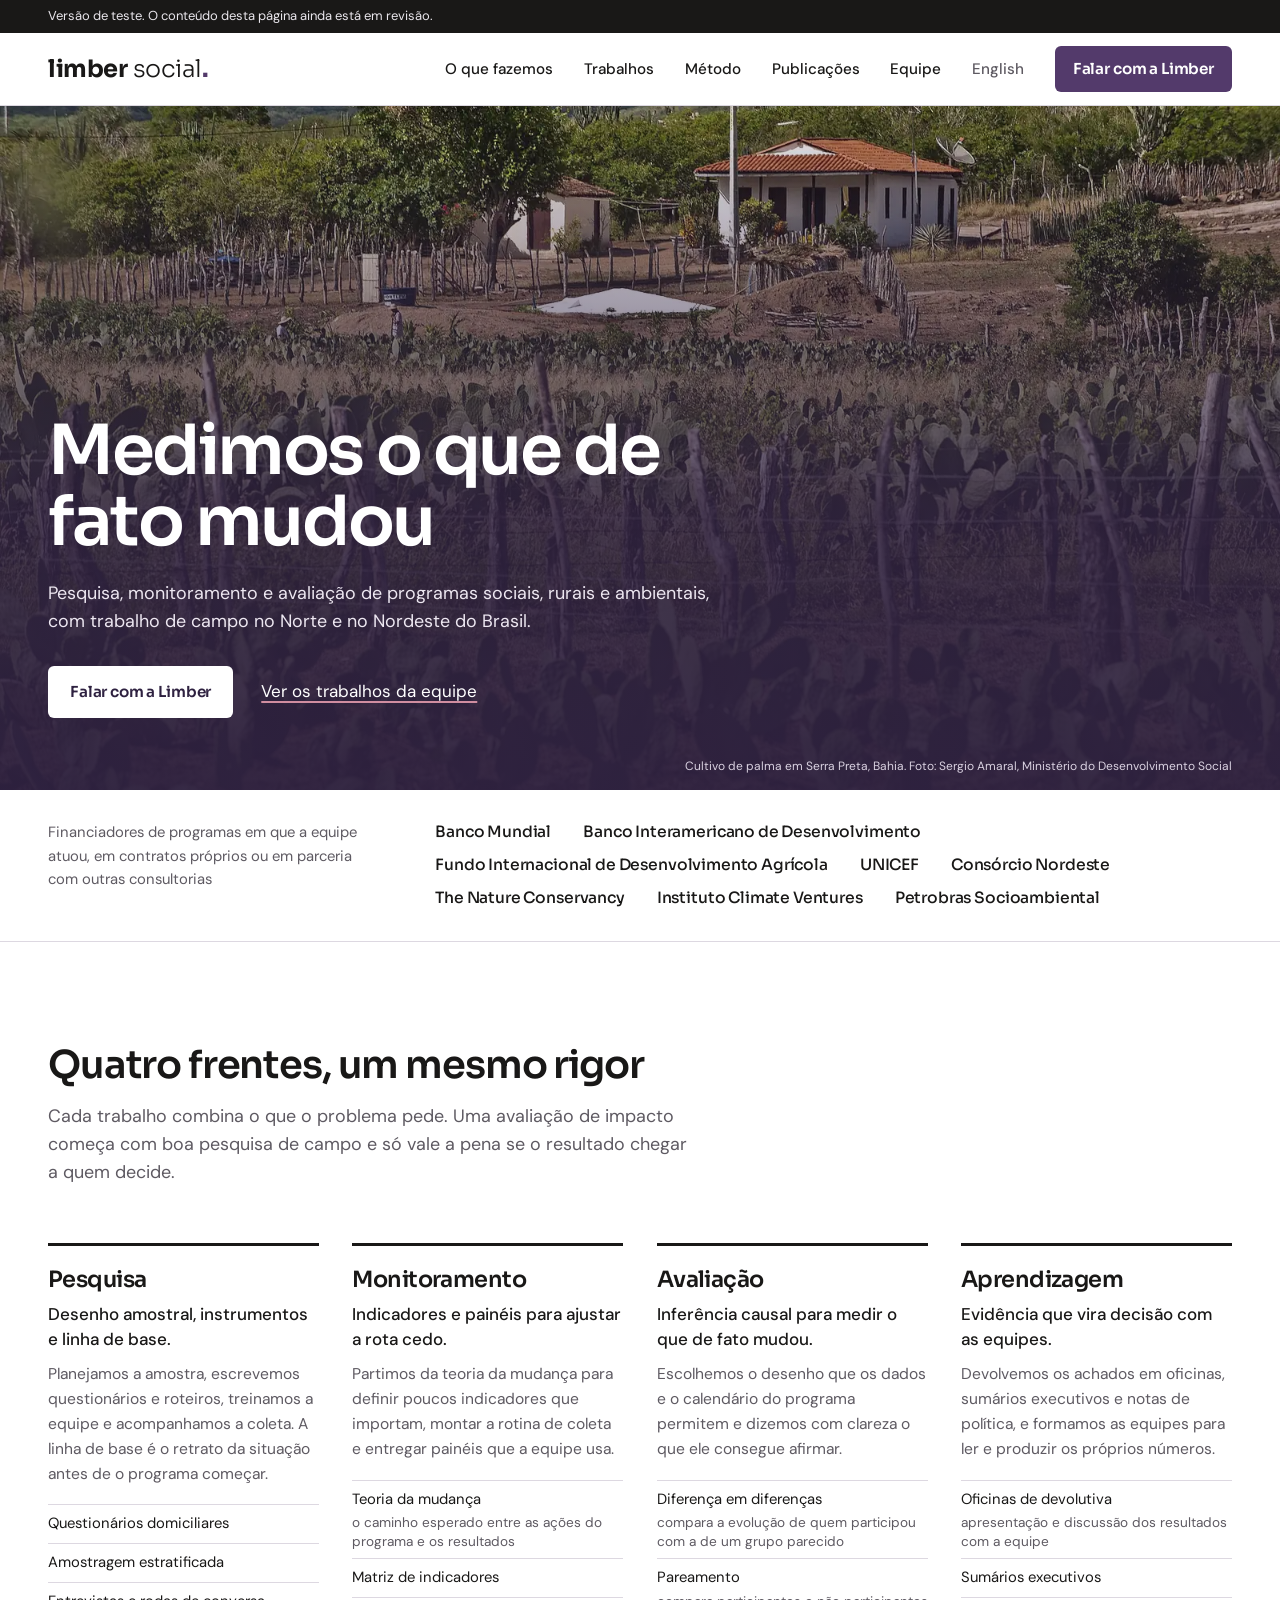
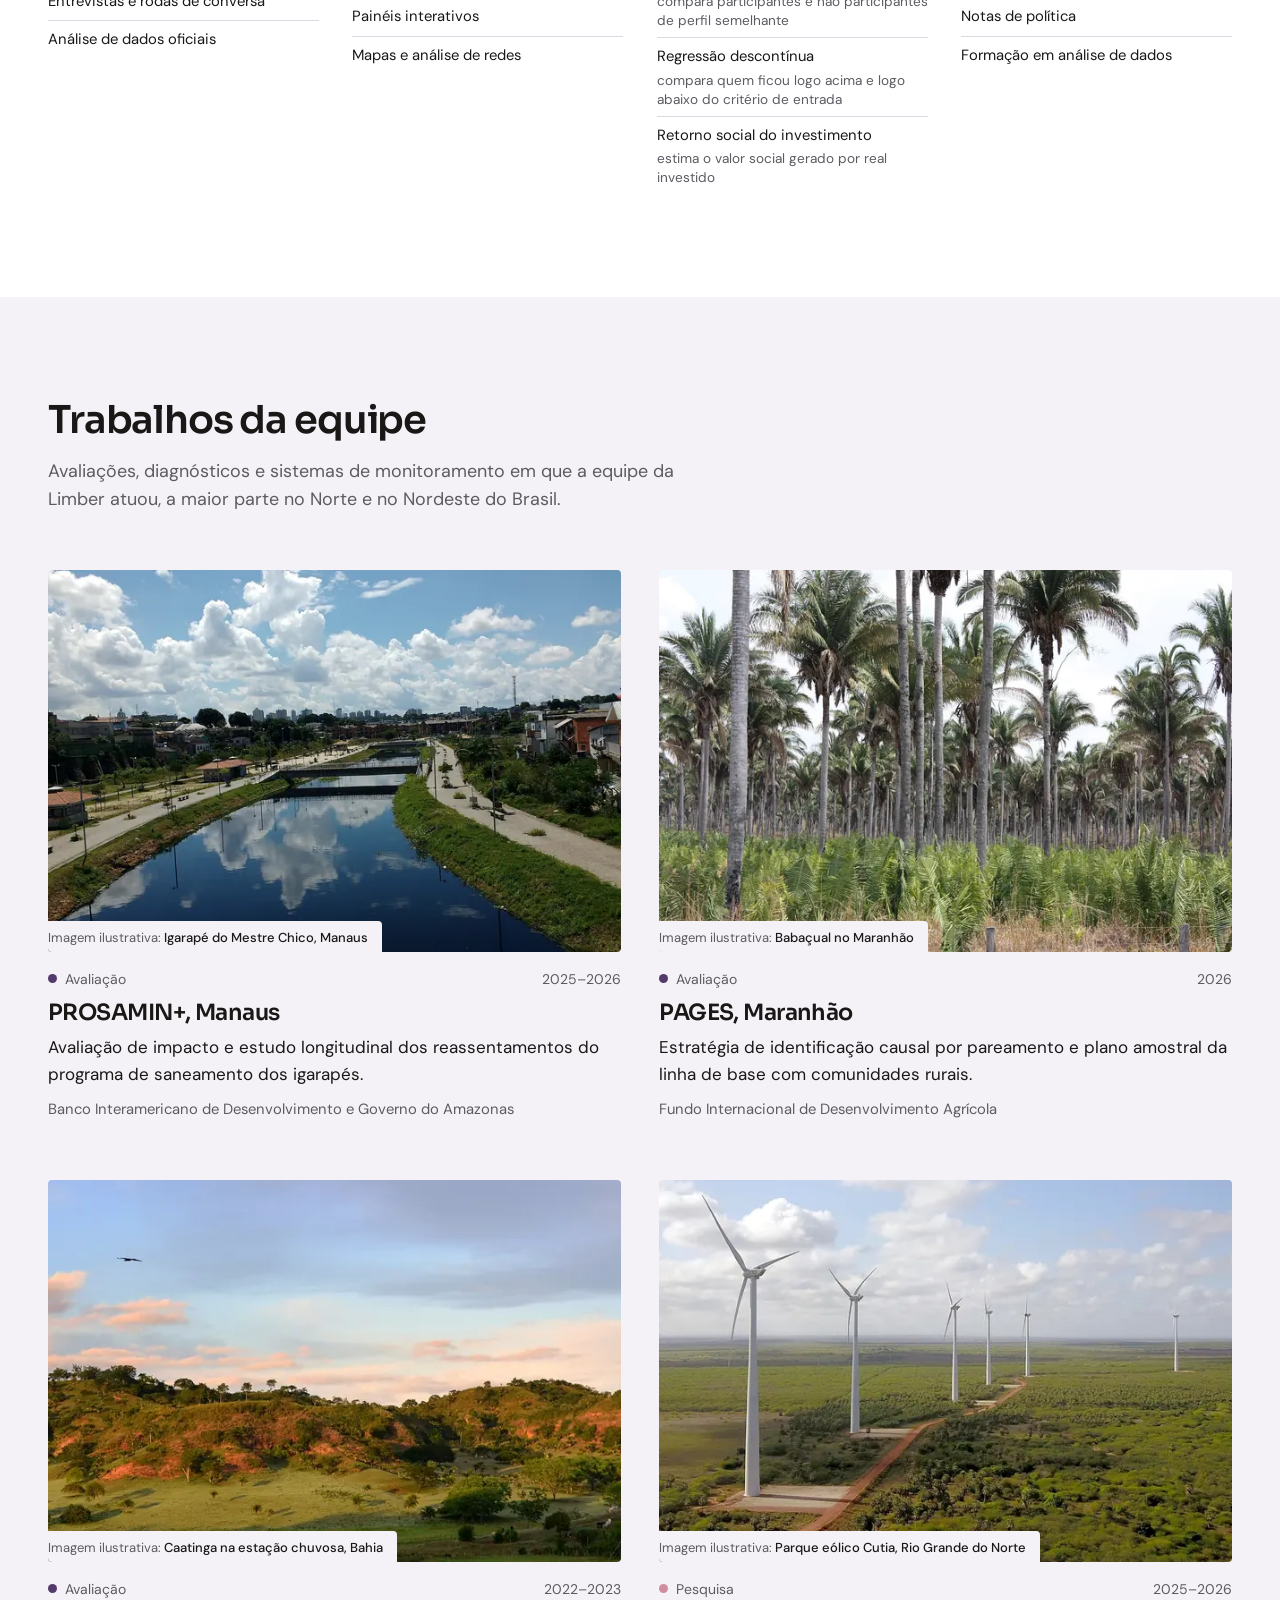
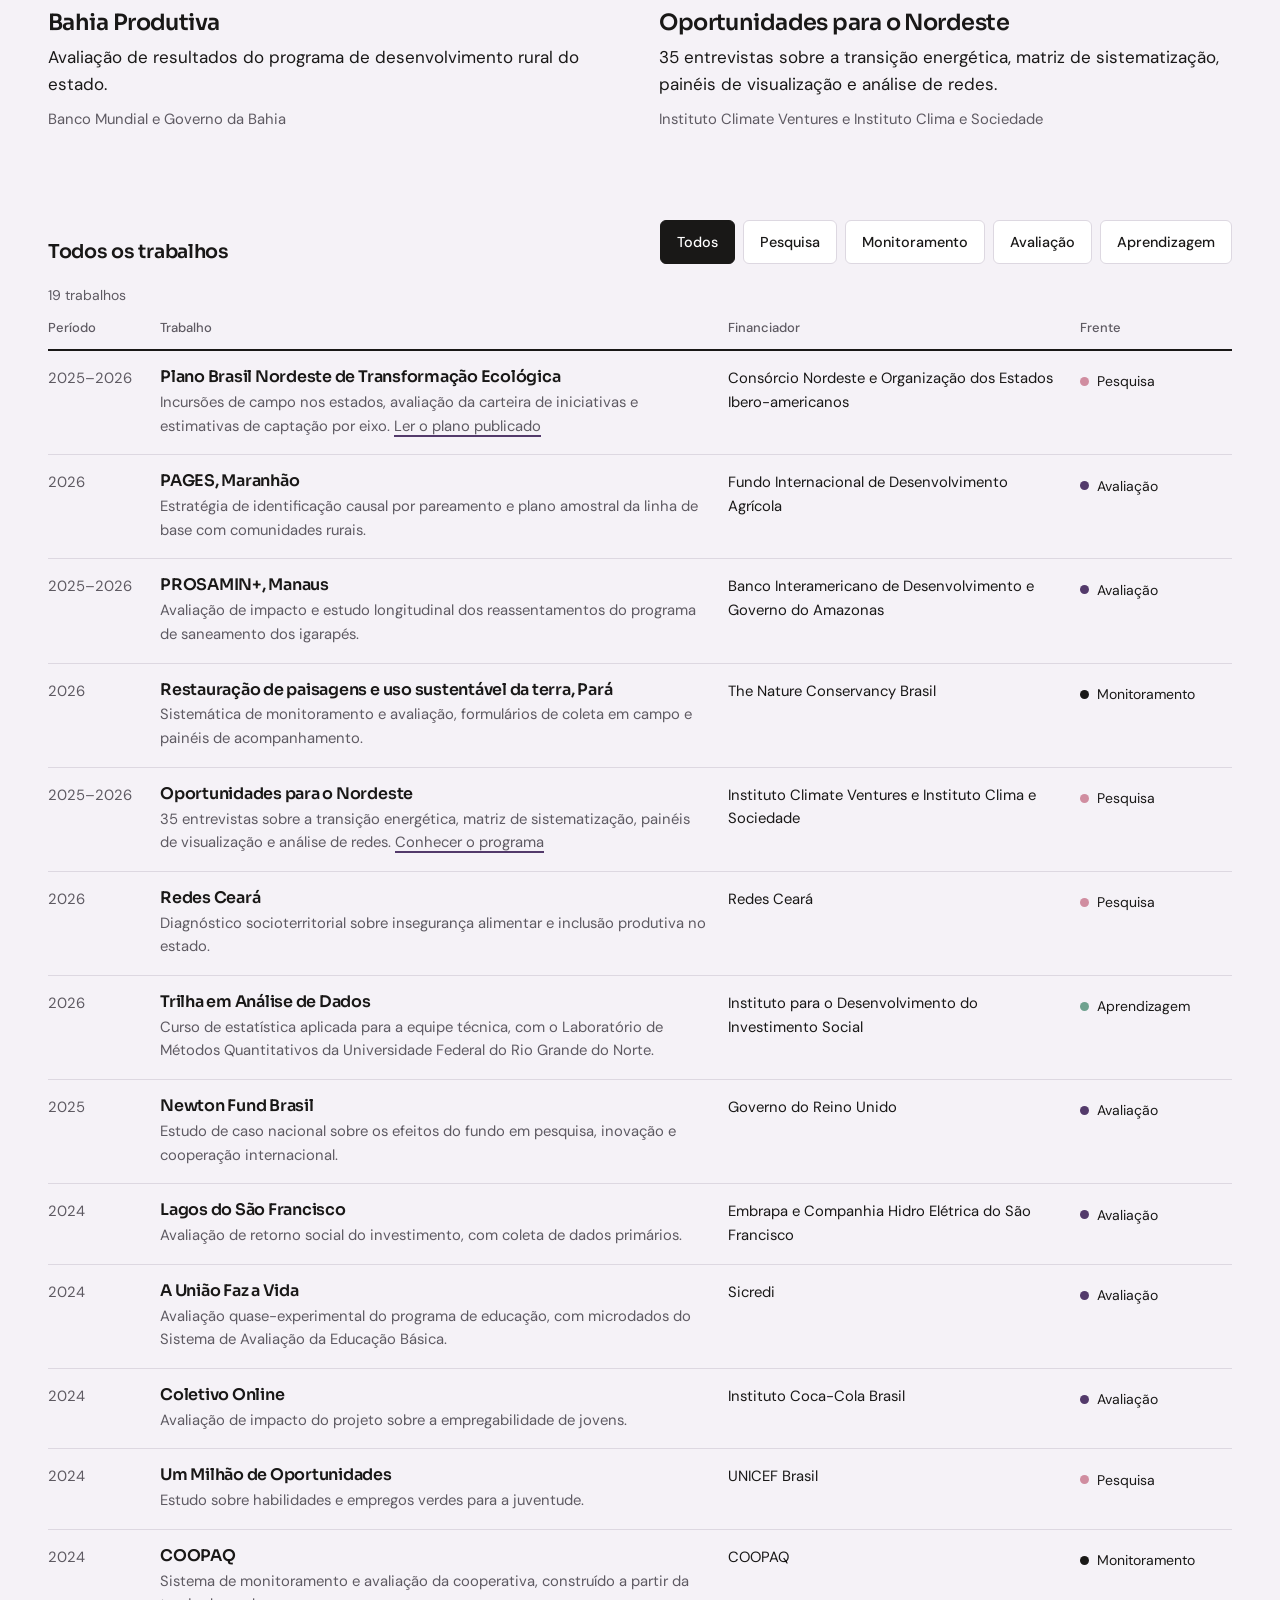
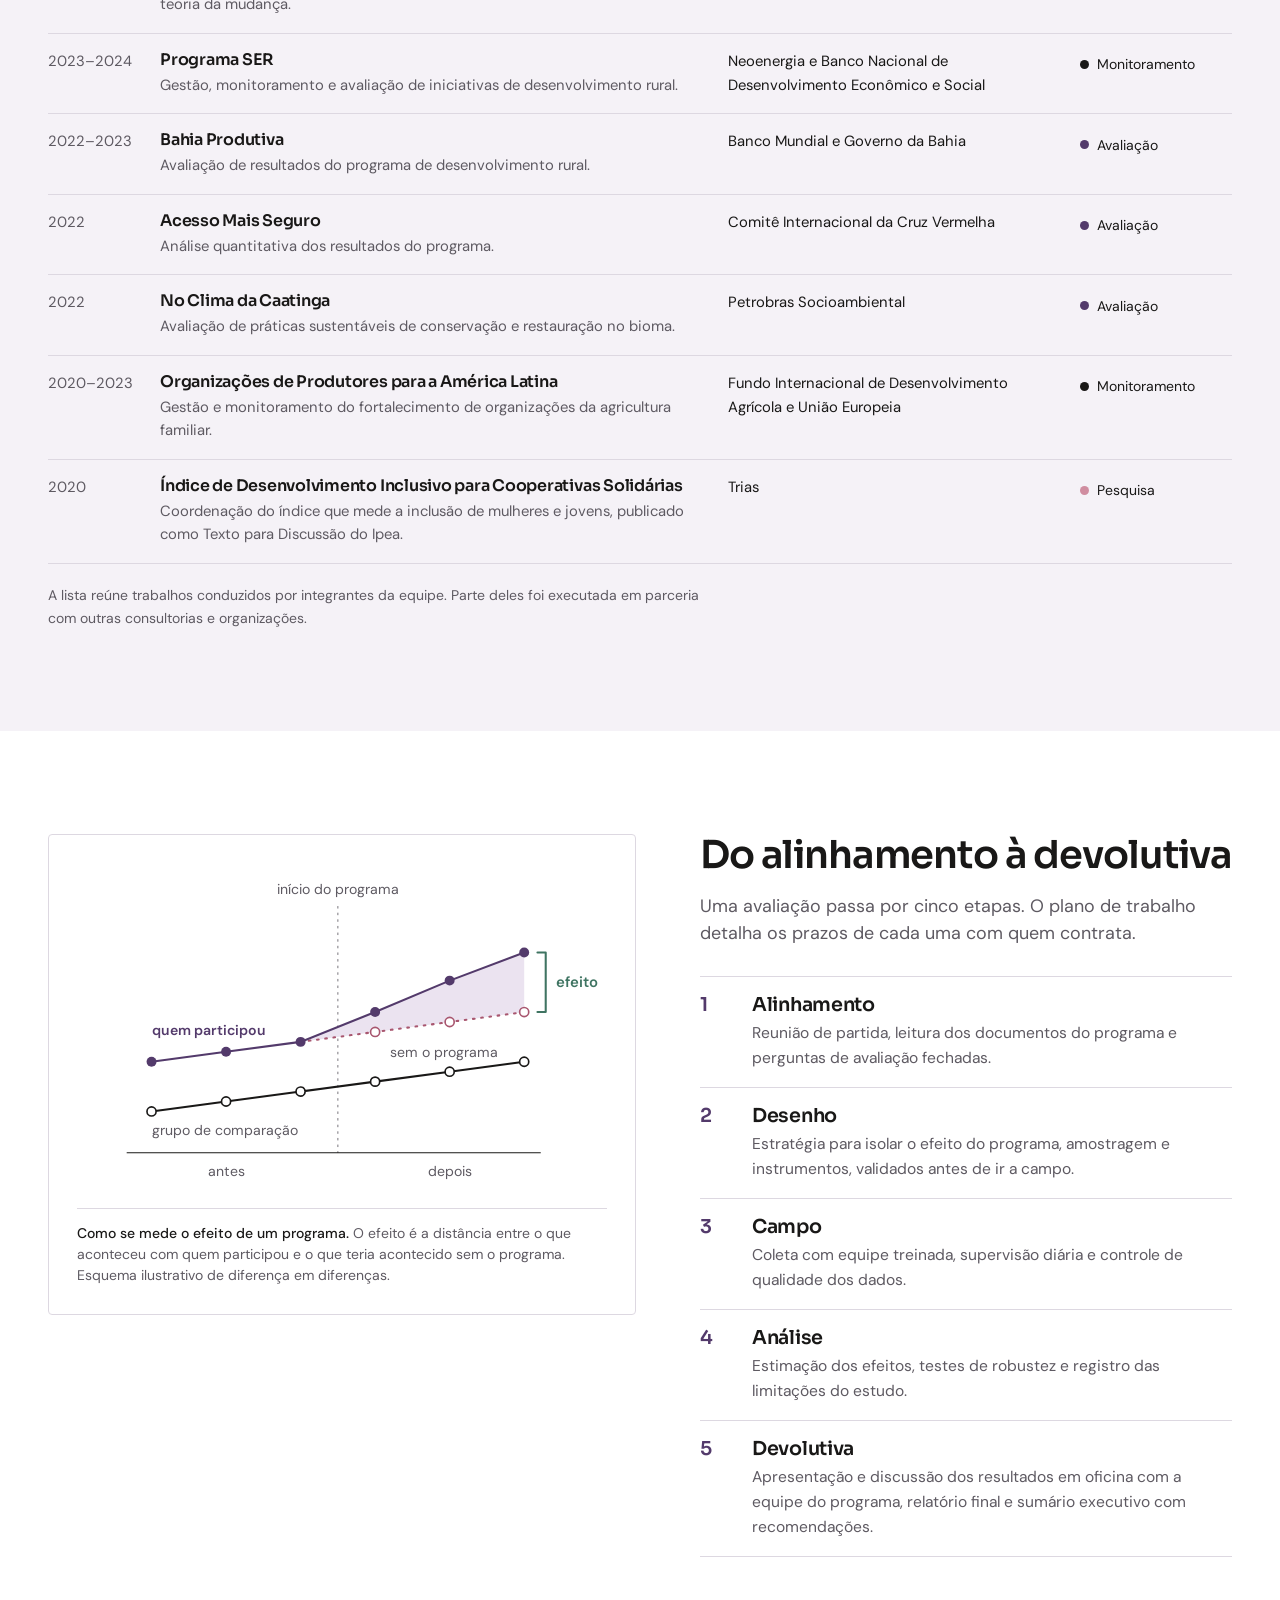
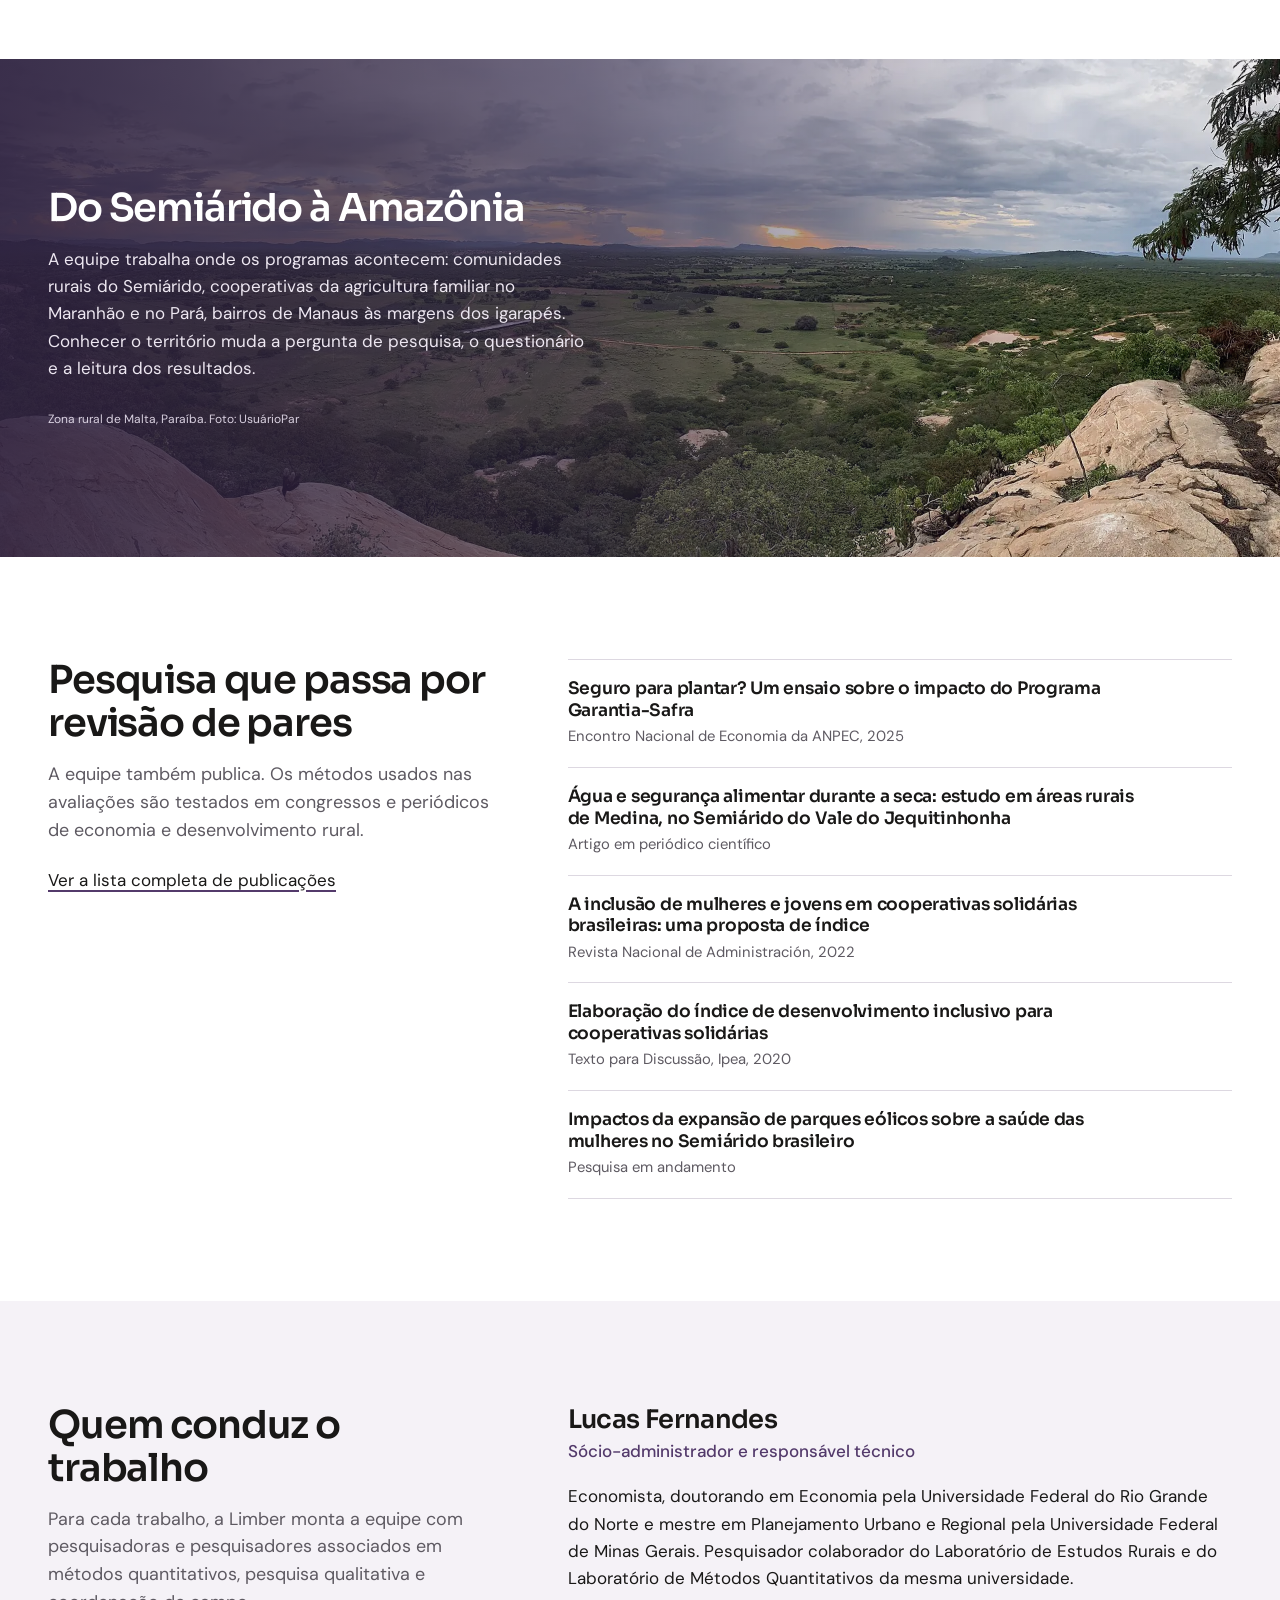
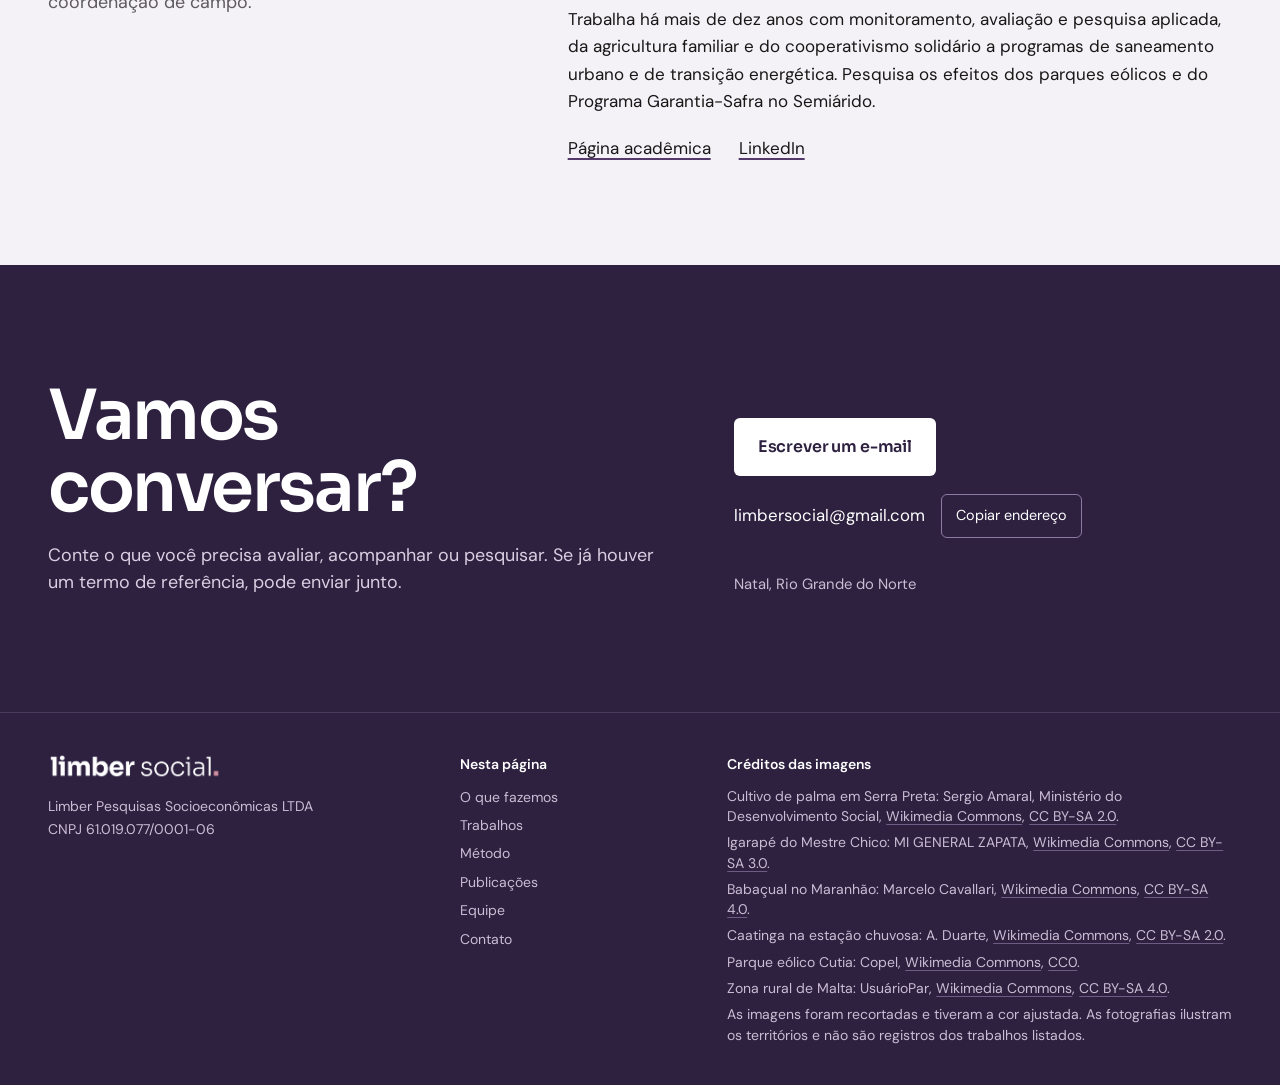
<file: index.html>
<!doctype html>
<html lang="pt-BR">
<head>
<meta charset="utf-8">
<meta name="viewport" content="width=device-width, initial-scale=1">
<title>Limber Social — pesquisa, monitoramento e avaliação de programas</title>
<meta name="description" content="A Limber Social faz pesquisa, monitoramento e avaliação de programas sociais, rurais e ambientais, com trabalho de campo no Norte e no Nordeste do Brasil.">
<!-- Versão de teste: indexação bloqueada até a aprovação do conteúdo. Remover esta linha no lançamento. -->
<meta name="robots" content="noindex, nofollow">
<meta name="theme-color" content="#2E2140">
<meta property="og:type" content="website">
<meta property="og:locale" content="pt_BR">
<meta property="og:title" content="Limber Social — medimos o que de fato mudou">
<meta property="og:description" content="Pesquisa, monitoramento e avaliação de programas sociais, rurais e ambientais.">
<meta property="og:url" content="https://bfernlucas.github.io/site_limber/">
<meta property="og:image" content="https://bfernlucas.github.io/site_limber/assets/img/compartilhar.png">
<link rel="alternate" hreflang="pt-BR" href="https://bfernlucas.github.io/site_limber/">
<link rel="alternate" hreflang="en" href="https://bfernlucas.github.io/site_limber/en/">
<link rel="icon" type="image/png" href="assets/img/monograma-violeta.png">
<link rel="apple-touch-icon" href="assets/img/monograma-violeta.png">
<link rel="preload" href="assets/fonts/sora-latin-wght-normal.woff2" as="font" type="font/woff2" crossorigin>
<link rel="preload" href="assets/fonts/dm-sans-latin-wght-normal.woff2" as="font" type="font/woff2" crossorigin>
<link rel="stylesheet" href="assets/limber.css">
</head>
<body>

<a class="pular" href="#conteudo">Ir para o conteúdo</a>

<div class="aviso">
  <div class="miolo">Versão de teste. O conteúdo desta página ainda está em revisão.</div>
</div>

<header class="topo">
  <div class="miolo topo-linha">
    <a class="marca" href="#inicio" aria-label="Limber Social, início"><b>limber</b> social<i>.</i></a>
    <button class="menu-abrir" type="button" aria-expanded="false" aria-controls="menu" data-abrir="Menu" data-fechar="Fechar">Menu</button>
    <nav class="menu" id="menu" aria-label="Seções">
      <a href="#frentes">O que fazemos</a>
      <a href="#trabalhos">Trabalhos</a>
      <a href="#metodo">Método</a>
      <a href="#publicacoes">Publicações</a>
      <a href="#quem">Equipe</a>
      <a class="idioma" href="en/" lang="en" hreflang="en">English</a>
      <a class="botao" href="#contato">Falar com a Limber</a>
    </nav>
  </div>
</header>

<main id="conteudo">

  <!-- ============ capa ============ -->
  <section class="capa" id="inicio">
    <img class="capa-foto" src="assets/img/capa-semiarido-bahia-1600.webp"
         srcset="assets/img/capa-semiarido-bahia-900.webp 900w, assets/img/capa-semiarido-bahia-1600.webp 1600w" sizes="100vw"
         width="1600" height="1000" alt="Plantação de palma forrageira no Semiárido, com cisterna e casa ao fundo" fetchpriority="high">
    <div class="miolo capa-texto">
      <h1 class="titulo-1">Medimos o que de fato mudou</h1>
      <p class="lide">Pesquisa, monitoramento e avaliação de programas sociais, rurais e ambientais, com trabalho de campo no Norte e no Nordeste do Brasil.</p>
      <div class="capa-acoes">
        <a class="botao botao-claro" href="#contato">Falar com a Limber</a>
        <a class="link" href="#trabalhos">Ver os trabalhos da equipe</a>
      </div>
    </div>
    <p class="capa-legenda">Cultivo de palma em Serra Preta, Bahia. Foto: Sergio Amaral, Ministério do Desenvolvimento Social</p>
  </section>

  <!-- ============ financiadores ============ -->
  <section class="quem-financia" aria-label="Financiadores">
    <div class="miolo quem-financia-grade">
      <p>Financiadores de programas em que a equipe atuou, em contratos próprios ou em parceria com outras consultorias</p>
      <ul>
        <li>Banco Mundial</li>
        <li>Banco Interamericano de Desenvolvimento</li>
        <li>Fundo Internacional de Desenvolvimento Agrícola</li>
        <li>UNICEF</li>
        <li>Consórcio Nordeste</li>
        <li>The Nature Conservancy</li>
        <li>Instituto Climate Ventures</li>
        <li>Petrobras Socioambiental</li>
      </ul>
    </div>
  </section>

  <!-- ============ frentes ============ -->
  <section class="bloco" id="frentes">
    <div class="miolo">
      <div class="bloco-cabeca">
        <h2 class="titulo-2">Quatro frentes, um mesmo rigor</h2>
        <p class="lide">Cada trabalho combina o que o problema pede. Uma avaliação de impacto começa com boa pesquisa de campo e só vale a pena se o resultado chegar a quem decide.</p>
      </div>

      <div class="frentes">
        <article class="frente">
          <h3 class="frente-nome">Pesquisa</h3>
          <p class="frente-promessa">Desenho amostral, instrumentos e linha de base.</p>
          <p class="frente-descricao">Planejamos a amostra, escrevemos questionários e roteiros, treinamos a equipe e acompanhamos a coleta. A linha de base é o retrato da situação antes de o programa começar.</p>
          <ul class="frente-metodos">
            <li>Questionários domiciliares</li>
            <li>Amostragem estratificada</li>
            <li>Entrevistas e rodas de conversa</li>
            <li>Análise de dados oficiais</li>
          </ul>
        </article>

        <article class="frente">
          <h3 class="frente-nome">Monitoramento</h3>
          <p class="frente-promessa">Indicadores e painéis para ajustar a rota cedo.</p>
          <p class="frente-descricao">Partimos da teoria da mudança para definir poucos indicadores que importam, montar a rotina de coleta e entregar painéis que a equipe usa.</p>
          <ul class="frente-metodos">
            <li>Teoria da mudança <span class="glosa">o caminho esperado entre as ações do programa e os resultados</span></li>
            <li>Matriz de indicadores</li>
            <li>Painéis interativos</li>
            <li>Mapas e análise de redes</li>
          </ul>
        </article>

        <article class="frente">
          <h3 class="frente-nome">Avaliação</h3>
          <p class="frente-promessa">Inferência causal para medir o que de fato mudou.</p>
          <p class="frente-descricao">Escolhemos o desenho que os dados e o calendário do programa permitem e dizemos com clareza o que ele consegue afirmar.</p>
          <ul class="frente-metodos">
            <li>Diferença em diferenças <span class="glosa">compara a evolução de quem participou com a de um grupo parecido</span></li>
            <li>Pareamento <span class="glosa">compara participantes e não participantes de perfil semelhante</span></li>
            <li>Regressão descontínua <span class="glosa">compara quem ficou logo acima e logo abaixo do critério de entrada</span></li>
            <li>Retorno social do investimento <span class="glosa">estima o valor social gerado por real investido</span></li>
          </ul>
        </article>

        <article class="frente">
          <h3 class="frente-nome">Aprendizagem</h3>
          <p class="frente-promessa">Evidência que vira decisão com as equipes.</p>
          <p class="frente-descricao">Devolvemos os achados em oficinas, sumários executivos e notas de política, e formamos as equipes para ler e produzir os próprios números.</p>
          <ul class="frente-metodos">
            <li>Oficinas de devolutiva <span class="glosa">apresentação e discussão dos resultados com a equipe</span></li>
            <li>Sumários executivos</li>
            <li>Notas de política</li>
            <li>Formação em análise de dados</li>
          </ul>
        </article>
      </div>
    </div>
  </section>

  <!-- ============ trabalhos ============ -->
  <section class="bloco faixa-neblina" id="trabalhos">
    <div class="miolo">
      <div class="bloco-cabeca">
        <h2 class="titulo-2">Trabalhos da equipe</h2>
        <p class="lide">Avaliações, diagnósticos e sistemas de monitoramento em que a equipe da Limber atuou, a maior parte no Norte e no Nordeste do Brasil.</p>
      </div>

      <div class="destaques">
        <article class="destaque">
          <figure class="destaque-foto">
            <img src="assets/img/manaus-igarape-1200.webp" srcset="assets/img/manaus-igarape-640.webp 640w, assets/img/manaus-igarape-1200.webp 1200w" sizes="(max-width: 620px) 100vw, 50vw" width="1200" height="800" loading="lazy" alt="Igarapé canalizado entre duas vias, com casas à direita e prédios ao fundo">
            <figcaption class="destaque-local"><span>Imagem ilustrativa:</span> Igarapé do Mestre Chico, Manaus</figcaption>
          </figure>
          <p class="destaque-meta"><span class="selo selo-avaliacao">Avaliação</span><span>2025–2026</span></p>
          <h3 class="titulo-3">PROSAMIN+, Manaus</h3>
          <p class="destaque-texto">Avaliação de impacto e estudo longitudinal dos reassentamentos do programa de saneamento dos igarapés.</p>
          <p class="destaque-fin">Banco Interamericano de Desenvolvimento e Governo do Amazonas</p>
        </article>

        <article class="destaque">
          <figure class="destaque-foto">
            <img src="assets/img/maranhao-babacu-1200.webp" srcset="assets/img/maranhao-babacu-640.webp 640w, assets/img/maranhao-babacu-1200.webp 1200w" sizes="(max-width: 620px) 100vw, 50vw" width="1200" height="800" loading="lazy" alt="Palmeiras de babaçu adultas e jovens em área rural">
            <figcaption class="destaque-local"><span>Imagem ilustrativa:</span> Babaçual no Maranhão</figcaption>
          </figure>
          <p class="destaque-meta"><span class="selo selo-avaliacao">Avaliação</span><span>2026</span></p>
          <h3 class="titulo-3">PAGES, Maranhão</h3>
          <p class="destaque-texto">Estratégia de identificação causal por pareamento e plano amostral da linha de base com comunidades rurais.</p>
          <p class="destaque-fin">Fundo Internacional de Desenvolvimento Agrícola</p>
        </article>

        <article class="destaque">
          <figure class="destaque-foto">
            <img src="assets/img/bahia-caatinga-1023.webp" srcset="assets/img/bahia-caatinga-640.webp 640w, assets/img/bahia-caatinga-1023.webp 1023w" sizes="(max-width: 620px) 100vw, 50vw" width="1023" height="682" loading="lazy" alt="Colinas verdes da Caatinga na estação chuvosa, ao entardecer">
            <figcaption class="destaque-local"><span>Imagem ilustrativa:</span> Caatinga na estação chuvosa, Bahia</figcaption>
          </figure>
          <p class="destaque-meta"><span class="selo selo-avaliacao">Avaliação</span><span>2022–2023</span></p>
          <h3 class="titulo-3">Bahia Produtiva</h3>
          <p class="destaque-texto">Avaliação de resultados do programa de desenvolvimento rural do estado.</p>
          <p class="destaque-fin">Banco Mundial e Governo da Bahia</p>
        </article>

        <article class="destaque">
          <figure class="destaque-foto">
            <img src="assets/img/rn-parque-eolico-1200.webp" srcset="assets/img/rn-parque-eolico-640.webp 640w, assets/img/rn-parque-eolico-1200.webp 1200w" sizes="(max-width: 620px) 100vw, 50vw" width="1200" height="800" loading="lazy" alt="Vista aérea de aerogeradores sobre a vegetação do litoral do Rio Grande do Norte">
            <figcaption class="destaque-local"><span>Imagem ilustrativa:</span> Parque eólico Cutia, Rio Grande do Norte</figcaption>
          </figure>
          <p class="destaque-meta"><span class="selo selo-pesquisa">Pesquisa</span><span>2025–2026</span></p>
          <h3 class="titulo-3">Oportunidades para o Nordeste</h3>
          <p class="destaque-texto">35 entrevistas sobre a transição energética, matriz de sistematização, painéis de visualização e análise de redes.</p>
          <p class="destaque-fin">Instituto Climate Ventures e Instituto Clima e Sociedade</p>
        </article>
      </div>

      <div class="todos">
        <div class="todos-cabeca">
          <h3 class="titulo-3">Todos os trabalhos</h3>
          <div class="filtros" role="group" aria-label="Filtrar trabalhos por frente">
            <button class="filtro" type="button" data-filtro="todos" aria-pressed="true">Todos</button>
            <button class="filtro" type="button" data-filtro="pesquisa" aria-pressed="false">Pesquisa</button>
            <button class="filtro" type="button" data-filtro="monitoramento" aria-pressed="false">Monitoramento</button>
            <button class="filtro" type="button" data-filtro="avaliacao" aria-pressed="false">Avaliação</button>
            <button class="filtro" type="button" data-filtro="aprendizagem" aria-pressed="false">Aprendizagem</button>
          </div>
        </div>
        <p class="contagem" id="contagem" aria-live="polite" data-todos="{n} trabalhos" data-parcial="Mostrando {v} de {n} trabalhos">19 trabalhos</p>

        <table class="trabalhos" role="table">
          <thead role="rowgroup">
            <tr role="row">
              <th scope="col" role="columnheader">Período</th>
              <th scope="col" role="columnheader">Trabalho</th>
              <th scope="col" role="columnheader">Financiador</th>
              <th scope="col" role="columnheader">Frente</th>
            </tr>
          </thead>
        <tbody role="rowgroup">
          <tr role="row" data-frente="pesquisa">
            <td role="cell" class="t-ano">2025–2026</td>
            <th scope="row" role="rowheader" class="t-nome"><strong>Plano Brasil Nordeste de Transformação Ecológica</strong><span>Incursões de campo nos estados, avaliação da carteira de iniciativas e estimativas de captação por eixo. <a class="link" href="https://consorcionordeste.gov.br/Plano_Brasil_Nordeste_PTE_DIGITAL.pdf?v=2025-11-10" rel="noopener">Ler o plano publicado</a></span></th>
            <td role="cell" class="t-fin">Consórcio Nordeste e Organização dos Estados Ibero-americanos</td>
            <td role="cell" class="t-frente"><span class="selo selo-pesquisa">Pesquisa</span></td>
          </tr>
          <tr role="row" data-frente="avaliacao">
            <td role="cell" class="t-ano">2026</td>
            <th scope="row" role="rowheader" class="t-nome"><strong>PAGES, Maranhão</strong><span>Estratégia de identificação causal por pareamento e plano amostral da linha de base com comunidades rurais.</span></th>
            <td role="cell" class="t-fin">Fundo Internacional de Desenvolvimento Agrícola</td>
            <td role="cell" class="t-frente"><span class="selo selo-avaliacao">Avaliação</span></td>
          </tr>
          <tr role="row" data-frente="avaliacao">
            <td role="cell" class="t-ano">2025–2026</td>
            <th scope="row" role="rowheader" class="t-nome"><strong>PROSAMIN+, Manaus</strong><span>Avaliação de impacto e estudo longitudinal dos reassentamentos do programa de saneamento dos igarapés.</span></th>
            <td role="cell" class="t-fin">Banco Interamericano de Desenvolvimento e Governo do Amazonas</td>
            <td role="cell" class="t-frente"><span class="selo selo-avaliacao">Avaliação</span></td>
          </tr>
          <tr role="row" data-frente="monitoramento">
            <td role="cell" class="t-ano">2026</td>
            <th scope="row" role="rowheader" class="t-nome"><strong>Restauração de paisagens e uso sustentável da terra, Pará</strong><span>Sistemática de monitoramento e avaliação, formulários de coleta em campo e painéis de acompanhamento.</span></th>
            <td role="cell" class="t-fin">The Nature Conservancy Brasil</td>
            <td role="cell" class="t-frente"><span class="selo selo-monitoramento">Monitoramento</span></td>
          </tr>
          <tr role="row" data-frente="pesquisa">
            <td role="cell" class="t-ano">2025–2026</td>
            <th scope="row" role="rowheader" class="t-nome"><strong>Oportunidades para o Nordeste</strong><span>35 entrevistas sobre a transição energética, matriz de sistematização, painéis de visualização e análise de redes. <a class="link" href="https://www.climateventures.co/programas/oportunidades-para-o-nordeste" rel="noopener">Conhecer o programa</a></span></th>
            <td role="cell" class="t-fin">Instituto Climate Ventures e Instituto Clima e Sociedade</td>
            <td role="cell" class="t-frente"><span class="selo selo-pesquisa">Pesquisa</span></td>
          </tr>
          <tr role="row" data-frente="pesquisa">
            <td role="cell" class="t-ano">2026</td>
            <th scope="row" role="rowheader" class="t-nome"><strong>Redes Ceará</strong><span>Diagnóstico socioterritorial sobre insegurança alimentar e inclusão produtiva no estado.</span></th>
            <td role="cell" class="t-fin">Redes Ceará</td>
            <td role="cell" class="t-frente"><span class="selo selo-pesquisa">Pesquisa</span></td>
          </tr>
          <tr role="row" data-frente="aprendizagem">
            <td role="cell" class="t-ano">2026</td>
            <th scope="row" role="rowheader" class="t-nome"><strong>Trilha em Análise de Dados</strong><span>Curso de estatística aplicada para a equipe técnica, com o Laboratório de Métodos Quantitativos da Universidade Federal do Rio Grande do Norte.</span></th>
            <td role="cell" class="t-fin">Instituto para o Desenvolvimento do Investimento Social</td>
            <td role="cell" class="t-frente"><span class="selo selo-aprendizagem">Aprendizagem</span></td>
          </tr>
          <tr role="row" data-frente="avaliacao">
            <td role="cell" class="t-ano">2025</td>
            <th scope="row" role="rowheader" class="t-nome"><strong>Newton Fund Brasil</strong><span>Estudo de caso nacional sobre os efeitos do fundo em pesquisa, inovação e cooperação internacional.</span></th>
            <td role="cell" class="t-fin">Governo do Reino Unido</td>
            <td role="cell" class="t-frente"><span class="selo selo-avaliacao">Avaliação</span></td>
          </tr>
          <tr role="row" data-frente="avaliacao">
            <td role="cell" class="t-ano">2024</td>
            <th scope="row" role="rowheader" class="t-nome"><strong>Lagos do São Francisco</strong><span>Avaliação de retorno social do investimento, com coleta de dados primários.</span></th>
            <td role="cell" class="t-fin">Embrapa e Companhia Hidro Elétrica do São Francisco</td>
            <td role="cell" class="t-frente"><span class="selo selo-avaliacao">Avaliação</span></td>
          </tr>
          <tr role="row" data-frente="avaliacao">
            <td role="cell" class="t-ano">2024</td>
            <th scope="row" role="rowheader" class="t-nome"><strong>A União Faz a Vida</strong><span>Avaliação quase-experimental do programa de educação, com microdados do Sistema de Avaliação da Educação Básica.</span></th>
            <td role="cell" class="t-fin">Sicredi</td>
            <td role="cell" class="t-frente"><span class="selo selo-avaliacao">Avaliação</span></td>
          </tr>
          <tr role="row" data-frente="avaliacao">
            <td role="cell" class="t-ano">2024</td>
            <th scope="row" role="rowheader" class="t-nome"><strong>Coletivo Online</strong><span>Avaliação de impacto do projeto sobre a empregabilidade de jovens.</span></th>
            <td role="cell" class="t-fin">Instituto Coca-Cola Brasil</td>
            <td role="cell" class="t-frente"><span class="selo selo-avaliacao">Avaliação</span></td>
          </tr>
          <tr role="row" data-frente="pesquisa">
            <td role="cell" class="t-ano">2024</td>
            <th scope="row" role="rowheader" class="t-nome"><strong>Um Milhão de Oportunidades</strong><span>Estudo sobre habilidades e empregos verdes para a juventude.</span></th>
            <td role="cell" class="t-fin">UNICEF Brasil</td>
            <td role="cell" class="t-frente"><span class="selo selo-pesquisa">Pesquisa</span></td>
          </tr>
          <tr role="row" data-frente="monitoramento">
            <td role="cell" class="t-ano">2024</td>
            <th scope="row" role="rowheader" class="t-nome"><strong>COOPAQ</strong><span>Sistema de monitoramento e avaliação da cooperativa, construído a partir da teoria da mudança.</span></th>
            <td role="cell" class="t-fin">COOPAQ</td>
            <td role="cell" class="t-frente"><span class="selo selo-monitoramento">Monitoramento</span></td>
          </tr>
          <tr role="row" data-frente="monitoramento">
            <td role="cell" class="t-ano">2023–2024</td>
            <th scope="row" role="rowheader" class="t-nome"><strong>Programa SER</strong><span>Gestão, monitoramento e avaliação de iniciativas de desenvolvimento rural.</span></th>
            <td role="cell" class="t-fin">Neoenergia e Banco Nacional de Desenvolvimento Econômico e Social</td>
            <td role="cell" class="t-frente"><span class="selo selo-monitoramento">Monitoramento</span></td>
          </tr>
          <tr role="row" data-frente="avaliacao">
            <td role="cell" class="t-ano">2022–2023</td>
            <th scope="row" role="rowheader" class="t-nome"><strong>Bahia Produtiva</strong><span>Avaliação de resultados do programa de desenvolvimento rural.</span></th>
            <td role="cell" class="t-fin">Banco Mundial e Governo da Bahia</td>
            <td role="cell" class="t-frente"><span class="selo selo-avaliacao">Avaliação</span></td>
          </tr>
          <tr role="row" data-frente="avaliacao">
            <td role="cell" class="t-ano">2022</td>
            <th scope="row" role="rowheader" class="t-nome"><strong>Acesso Mais Seguro</strong><span>Análise quantitativa dos resultados do programa.</span></th>
            <td role="cell" class="t-fin">Comitê Internacional da Cruz Vermelha</td>
            <td role="cell" class="t-frente"><span class="selo selo-avaliacao">Avaliação</span></td>
          </tr>
          <tr role="row" data-frente="avaliacao">
            <td role="cell" class="t-ano">2022</td>
            <th scope="row" role="rowheader" class="t-nome"><strong>No Clima da Caatinga</strong><span>Avaliação de práticas sustentáveis de conservação e restauração no bioma.</span></th>
            <td role="cell" class="t-fin">Petrobras Socioambiental</td>
            <td role="cell" class="t-frente"><span class="selo selo-avaliacao">Avaliação</span></td>
          </tr>
          <tr role="row" data-frente="monitoramento">
            <td role="cell" class="t-ano">2020–2023</td>
            <th scope="row" role="rowheader" class="t-nome"><strong>Organizações de Produtores para a América Latina</strong><span>Gestão e monitoramento do fortalecimento de organizações da agricultura familiar.</span></th>
            <td role="cell" class="t-fin">Fundo Internacional de Desenvolvimento Agrícola e União Europeia</td>
            <td role="cell" class="t-frente"><span class="selo selo-monitoramento">Monitoramento</span></td>
          </tr>
          <tr role="row" data-frente="pesquisa">
            <td role="cell" class="t-ano">2020</td>
            <th scope="row" role="rowheader" class="t-nome"><strong>Índice de Desenvolvimento Inclusivo para Cooperativas Solidárias</strong><span>Coordenação do índice que mede a inclusão de mulheres e jovens, publicado como Texto para Discussão do Ipea.</span></th>
            <td role="cell" class="t-fin">Trias</td>
            <td role="cell" class="t-frente"><span class="selo selo-pesquisa">Pesquisa</span></td>
          </tr>
        </tbody>
        </table>
        <button class="mostrar-todos" id="mostrar-todos" type="button" hidden>Mostrar todos os 19 trabalhos</button>
        <p class="trabalhos-nota">A lista reúne trabalhos conduzidos por integrantes da equipe. Parte deles foi executada em parceria com outras consultorias e organizações.</p>
      </div>
    </div>
  </section>

  <!-- ============ método ============ -->
  <section class="bloco" id="metodo">
    <div class="miolo metodo-grade">
      <figure class="grafico">
        <svg viewBox="0 0 640 400" role="img" aria-labelledby="g-titulo g-desc">
          <title id="g-titulo">Como se mede o efeito de um programa</title>
          <desc id="g-desc">Esquema com duas linhas ao longo do tempo. Antes do programa, participantes e grupo de comparação evoluem em paralelo. Depois do início, a linha de quem participou sobe mais rápido. Uma linha pontilhada mostra o caminho que os participantes teriam seguido sem o programa. A distância entre a linha real e a pontilhada é o efeito.</desc>
          <line class="g-inicio" x1="315" y1="52" x2="315" y2="350"/>
          <line class="g-eixo" x1="60" y1="350" x2="560" y2="350"/>
          <text class="g-rotulo" x="315" y="38" text-anchor="middle">início do programa</text>
          <text class="g-rotulo g-tempo" x="180" y="378" text-anchor="middle">antes</text>
          <text class="g-rotulo g-tempo" x="450" y="378" text-anchor="middle">depois</text>
          <polygon class="g-area" points="270,216 360,180 450,142 540,108 540,180 450,192 360,204"/>
          <polyline class="g-linha g-comparacao" points="90,300 180,288 270,276 360,264 450,252 540,240"/>
          <g class="g-pt-comparacao">
            <circle cx="90" cy="300" r="5.5"/><circle cx="180" cy="288" r="5.5"/><circle cx="270" cy="276" r="5.5"/>
            <circle cx="360" cy="264" r="5.5"/><circle cx="450" cy="252" r="5.5"/><circle cx="540" cy="240" r="5.5"/>
          </g>
          <text class="g-rotulo g-rotulo-linha" x="90" y="328">grupo de comparação</text>
          <g>
            <polyline class="g-linha g-contra" points="270,216 360,204 450,192 540,180"/>
            <g class="g-pt-contra">
              <circle cx="360" cy="204" r="5.5"/><circle cx="450" cy="192" r="5.5"/><circle cx="540" cy="180" r="5.5"/>
            </g>
            <text class="g-rotulo g-rotulo-linha" x="378" y="234">sem o programa</text>
          </g>
          <polyline class="g-linha g-programa" points="90,240 180,228 270,216 360,180 450,142 540,108"/>
          <g class="g-pt-programa">
            <circle cx="90" cy="240" r="6"/><circle cx="180" cy="228" r="6"/><circle cx="270" cy="216" r="6"/>
            <circle cx="360" cy="180" r="6"/><circle cx="450" cy="142" r="6"/><circle cx="540" cy="108" r="6"/>
          </g>
          <text class="g-rotulo-forte g-rotulo-linha" x="90" y="208">quem participou</text>
          <g>
            <path class="g-chave" d="M556,108 h10 v72 h-10"/>
            <text class="g-efeito" x="578" y="150">efeito</text>
          </g>
        </svg>
        <ul class="legenda" aria-hidden="true">
          <li class="legenda-programa">quem participou</li>
          <li class="legenda-comparacao">grupo de comparação</li>
          <li class="legenda-contra">sem o programa</li>
        </ul>
        <figcaption><b>Como se mede o efeito de um programa.</b> O efeito é a distância entre o que aconteceu com quem participou e o que teria acontecido sem o programa. Esquema ilustrativo de diferença em diferenças.</figcaption>
      </figure>

      <div>
        <h2 class="titulo-2">Do alinhamento à devolutiva</h2>
        <p class="lide metodo-lide">Uma avaliação passa por cinco etapas. O plano de trabalho detalha os prazos de cada uma com quem contrata.</p>
        <ol class="etapas">
          <li class="etapa"><div><h3 class="titulo-3">Alinhamento</h3><p>Reunião de partida, leitura dos documentos do programa e perguntas de avaliação fechadas.</p></div></li>
          <li class="etapa"><div><h3 class="titulo-3">Desenho</h3><p>Estratégia para isolar o efeito do programa, amostragem e instrumentos, validados antes de ir a campo.</p></div></li>
          <li class="etapa"><div><h3 class="titulo-3">Campo</h3><p>Coleta com equipe treinada, supervisão diária e controle de qualidade dos dados.</p></div></li>
          <li class="etapa"><div><h3 class="titulo-3">Análise</h3><p>Estimação dos efeitos, testes de robustez e registro das limitações do estudo.</p></div></li>
          <li class="etapa"><div><h3 class="titulo-3">Devolutiva</h3><p>Apresentação e discussão dos resultados em oficina com a equipe do programa, relatório final e sumário executivo com recomendações.</p></div></li>
        </ol>
      </div>
    </div>
  </section>

  <!-- ============ território ============ -->
  <section class="territorio" aria-labelledby="territorio-titulo">
    <img src="assets/img/paraiba-semiarido-1920.webp" srcset="assets/img/paraiba-semiarido-1100.webp 1100w, assets/img/paraiba-semiarido-1920.webp 1920w" sizes="100vw" width="1920" height="783" loading="lazy" alt="Vale verde do Semiárido visto do alto de um lajedo, sob céu nublado">
    <div class="miolo">
      <div class="territorio-texto">
        <h2 class="titulo-2" id="territorio-titulo">Do Semiárido à Amazônia</h2>
        <p>A equipe trabalha onde os programas acontecem: comunidades rurais do Semiárido, cooperativas da agricultura familiar no Maranhão e no Pará, bairros de Manaus às margens dos igarapés. Conhecer o território muda a pergunta de pesquisa, o questionário e a leitura dos resultados.</p>
        <p class="territorio-legenda">Zona rural de Malta, Paraíba. Foto: UsuárioPar</p>
      </div>
    </div>
  </section>

  <!-- ============ publicações ============ -->
  <section class="bloco" id="publicacoes">
    <div class="miolo duas">
      <div>
        <h2 class="titulo-2">Pesquisa que passa por revisão de pares</h2>
        <p class="lide">A equipe também publica. Os métodos usados nas avaliações são testados em congressos e periódicos de economia e desenvolvimento rural.</p>
        <p class="abaixo"><a class="link" href="https://lucasfernandes-eco.github.io/" rel="noopener">Ver a lista completa de publicações</a></p>
      </div>
      <ul class="publicacoes">
        <li>
          <h3 class="titulo-3">Seguro para plantar? Um ensaio sobre o impacto do Programa Garantia-Safra</h3>
          <p>Encontro Nacional de Economia da ANPEC, 2025</p>
        </li>
        <li>
          <h3 class="titulo-3">Água e segurança alimentar durante a seca: estudo em áreas rurais de Medina, no Semiárido do Vale do Jequitinhonha</h3>
          <p>Artigo em periódico científico</p>
        </li>
        <li>
          <h3 class="titulo-3">A inclusão de mulheres e jovens em cooperativas solidárias brasileiras: uma proposta de índice</h3>
          <p>Revista Nacional de Administración, 2022</p>
        </li>
        <li>
          <h3 class="titulo-3">Elaboração do índice de desenvolvimento inclusivo para cooperativas solidárias</h3>
          <p>Texto para Discussão, Ipea, 2020</p>
        </li>
        <li>
          <h3 class="titulo-3">Impactos da expansão de parques eólicos sobre a saúde das mulheres no Semiárido brasileiro</h3>
          <p>Pesquisa em andamento</p>
        </li>
      </ul>
    </div>
  </section>

  <!-- ============ equipe ============ -->
  <section class="bloco faixa-neblina" id="quem">
    <div class="miolo duas">
      <div>
        <h2 class="titulo-2">Quem conduz o trabalho</h2>
        <p class="lide">Para cada trabalho, a Limber monta a equipe com pesquisadoras e pesquisadores associados em métodos quantitativos, pesquisa qualitativa e coordenação de campo.</p>
      </div>
      <div>
        <!-- Retrato: quando houver a foto, incluir aqui <img class="pessoa-foto" src="assets/img/lucas-fernandes.webp" width="320" height="320" alt="Retrato de Lucas Fernandes"> -->
        <h3 class="pessoa-nome">Lucas Fernandes</h3>
        <p class="pessoa-papel">Sócio-administrador e responsável técnico</p>
        <div class="pessoa-bio">
          <p>Economista, doutorando em Economia pela Universidade Federal do Rio Grande do Norte e mestre em Planejamento Urbano e Regional pela Universidade Federal de Minas Gerais. Pesquisador colaborador do Laboratório de Estudos Rurais e do Laboratório de Métodos Quantitativos da mesma universidade.</p>
          <p>Trabalha há mais de dez anos com monitoramento, avaliação e pesquisa aplicada, da agricultura familiar e do cooperativismo solidário a programas de saneamento urbano e de transição energética. Pesquisa os efeitos dos parques eólicos e do Programa Garantia-Safra no Semiárido.</p>
        </div>
        <div class="pessoa-links">
          <a class="link" href="https://lucasfernandes-eco.github.io/" rel="noopener">Página acadêmica</a>
          <a class="link" href="https://www.linkedin.com/in/lucas-fernandes-0717b52b7/" rel="noopener">LinkedIn</a>
        </div>
      </div>
    </div>
  </section>

  <!-- ============ contato ============ -->
  <section class="contato sobre-noite" id="contato">
    <div class="miolo contato-grade">
      <div>
        <h2 class="titulo-1">Vamos conversar?</h2>
        <p class="lide">Conte o que você precisa avaliar, acompanhar ou pesquisar. Se já houver um termo de referência, pode enviar junto.</p>
      </div>
      <div>
        <a class="botao botao-claro" href="mailto:limbersocial@gmail.com?subject=Contato%20pelo%20site%20da%20Limber%20Social">Escrever um e-mail</a>
        <p class="contato-endereco"><span>limbersocial@gmail.com</span> <button class="copiar" type="button" hidden data-copiar="limbersocial@gmail.com" data-sucesso="Endereço copiado" data-falha="Não foi possível copiar. Selecione o endereço e copie manualmente.">Copiar endereço</button></p>
        <p class="contato-aviso" id="copiar-aviso" role="status"></p>
        <p class="contato-dado">Natal, Rio Grande do Norte</p>
      </div>
    </div>
  </section>

</main>

<footer class="rodape">
  <div class="miolo rodape-grade">
    <div>
      <img src="assets/img/logo-horizontal-branca.png" alt="Limber Social" width="173" height="26">
      <p class="rodape-legal">Limber Pesquisas Socioeconômicas LTDA<br>CNPJ 61.019.077/0001-06</p>
    </div>
    <nav aria-label="Rodapé">
      <h2>Nesta página</h2>
      <ul>
        <li><a href="#frentes">O que fazemos</a></li>
        <li><a href="#trabalhos">Trabalhos</a></li>
        <li><a href="#metodo">Método</a></li>
        <li><a href="#publicacoes">Publicações</a></li>
        <li><a href="#quem">Equipe</a></li>
        <li><a href="#contato">Contato</a></li>
      </ul>
    </nav>
    <div class="creditos">
      <h2>Créditos das imagens</h2>
      <ul>
        <li>Cultivo de palma em Serra Preta: Sergio Amaral, Ministério do Desenvolvimento Social, <a href="https://commons.wikimedia.org/wiki/File:Planta%C3%A7%C3%A3o_no_semi%C3%A1rido_(16077580847).jpg" rel="noopener">Wikimedia Commons</a>, <a href="https://creativecommons.org/licenses/by-sa/2.0/deed.pt-br" rel="noopener license">CC BY-SA 2.0</a>.</li>
        <li>Igarapé do Mestre Chico: MI GENERAL ZAPATA, <a href="https://commons.wikimedia.org/wiki/File:Igarap%C3%A9_do_Mestre_Chico.jpg" rel="noopener">Wikimedia Commons</a>, <a href="https://creativecommons.org/licenses/by-sa/3.0/deed.pt-br" rel="noopener license">CC BY-SA 3.0</a>.</li>
        <li>Babaçual no Maranhão: Marcelo Cavallari, <a href="https://commons.wikimedia.org/wiki/File:A._speciosa_colonization.JPG" rel="noopener">Wikimedia Commons</a>, <a href="https://creativecommons.org/licenses/by-sa/4.0/deed.pt-br" rel="noopener license">CC BY-SA 4.0</a>.</li>
        <li>Caatinga na estação chuvosa: A. Duarte, <a href="https://commons.wikimedia.org/wiki/File:Caatinga_in_times_of_rain_Caatinga_em_tempos_de_chuva_(26242767640).jpg" rel="noopener">Wikimedia Commons</a>, <a href="https://creativecommons.org/licenses/by-sa/2.0/deed.pt-br" rel="noopener license">CC BY-SA 2.0</a>.</li>
        <li>Parque eólico Cutia: Copel, <a href="https://commons.wikimedia.org/wiki/File:Parque_Cutia_Freire_Neto_DJI_0048.jpg" rel="noopener">Wikimedia Commons</a>, <a href="https://creativecommons.org/publicdomain/zero/1.0/deed.pt-br" rel="noopener license">CC0</a>.</li>
        <li>Zona rural de Malta: UsuárioPar, <a href="https://commons.wikimedia.org/wiki/File:Por_do_Sol_na_Zona_Rural_de_Malta_PB.jpg" rel="noopener">Wikimedia Commons</a>, <a href="https://creativecommons.org/licenses/by-sa/4.0/deed.pt-br" rel="noopener license">CC BY-SA 4.0</a>.</li>
        <li>As imagens foram recortadas e tiveram a cor ajustada. As fotografias ilustram os territórios e não são registros dos trabalhos listados.</li>
      </ul>
    </div>
  </div>
</footer>

<script src="assets/site.js" defer></script>
</body>
</html>
</file>
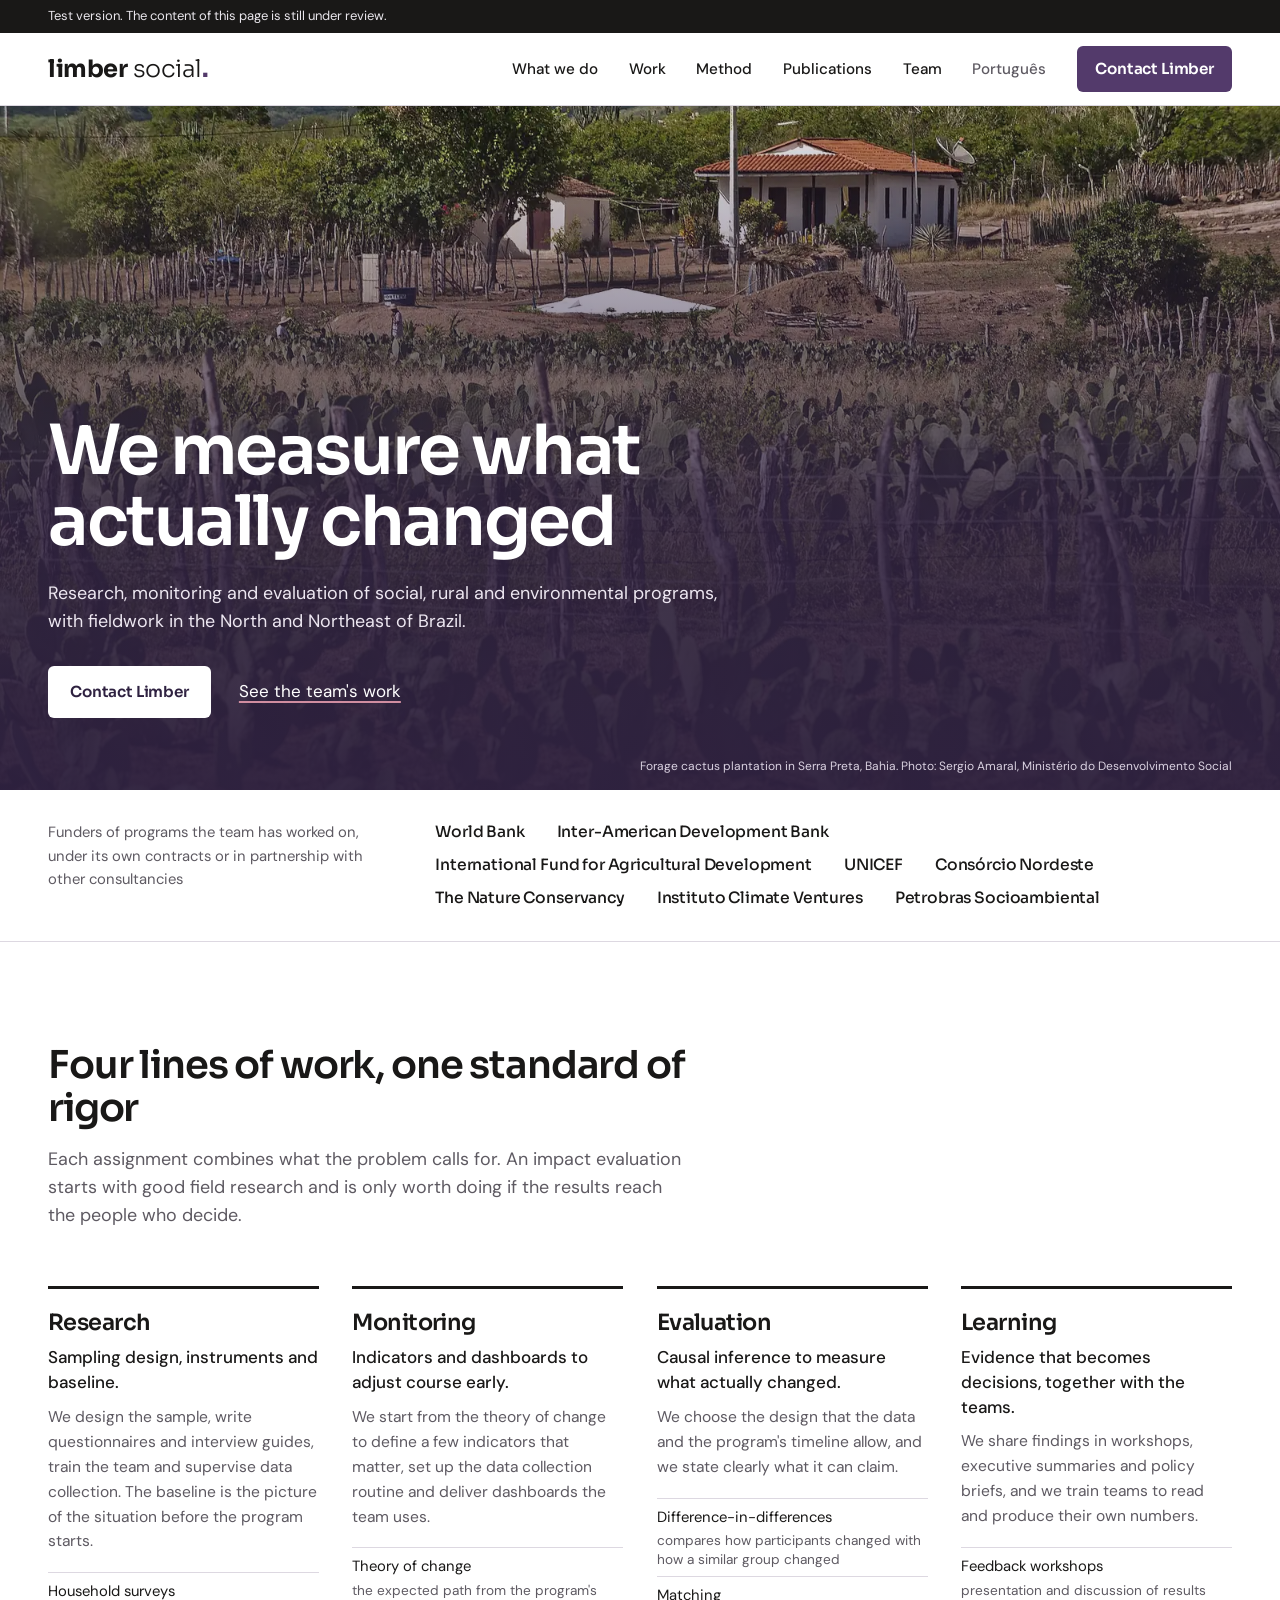
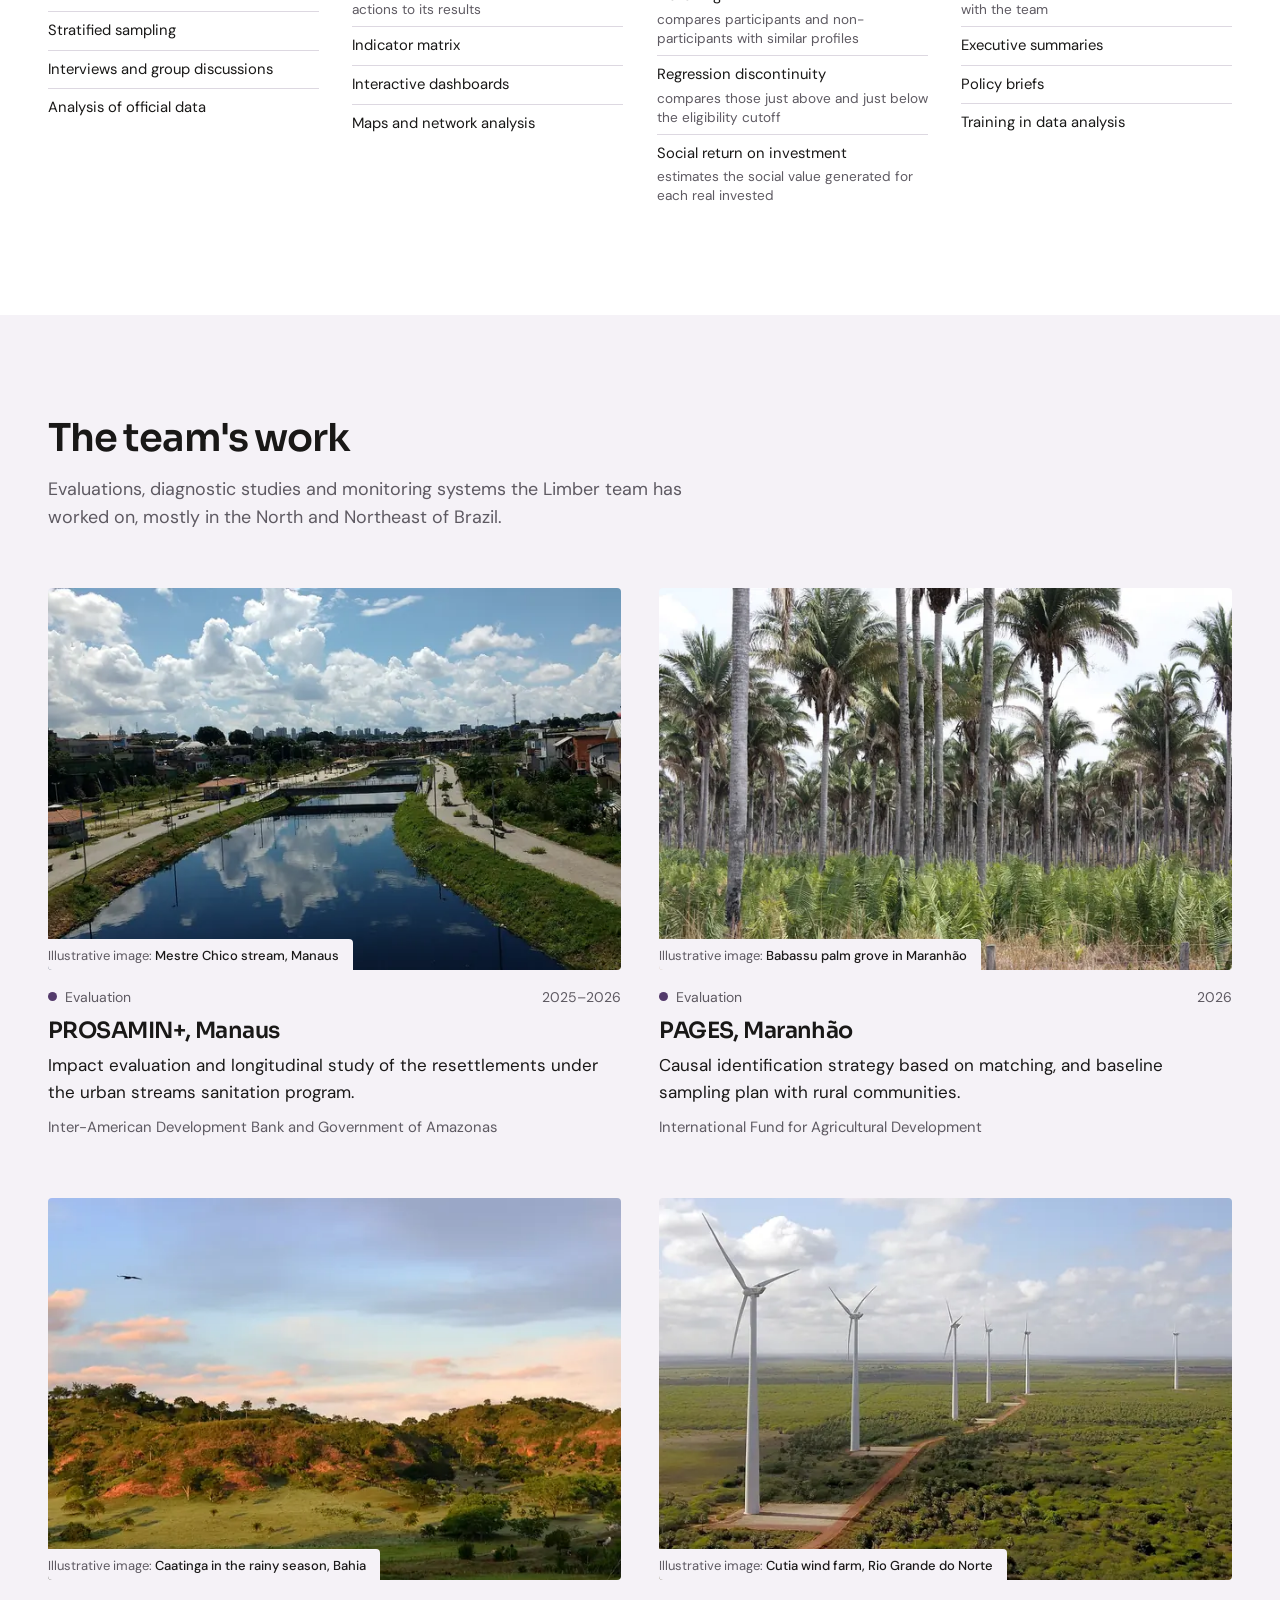
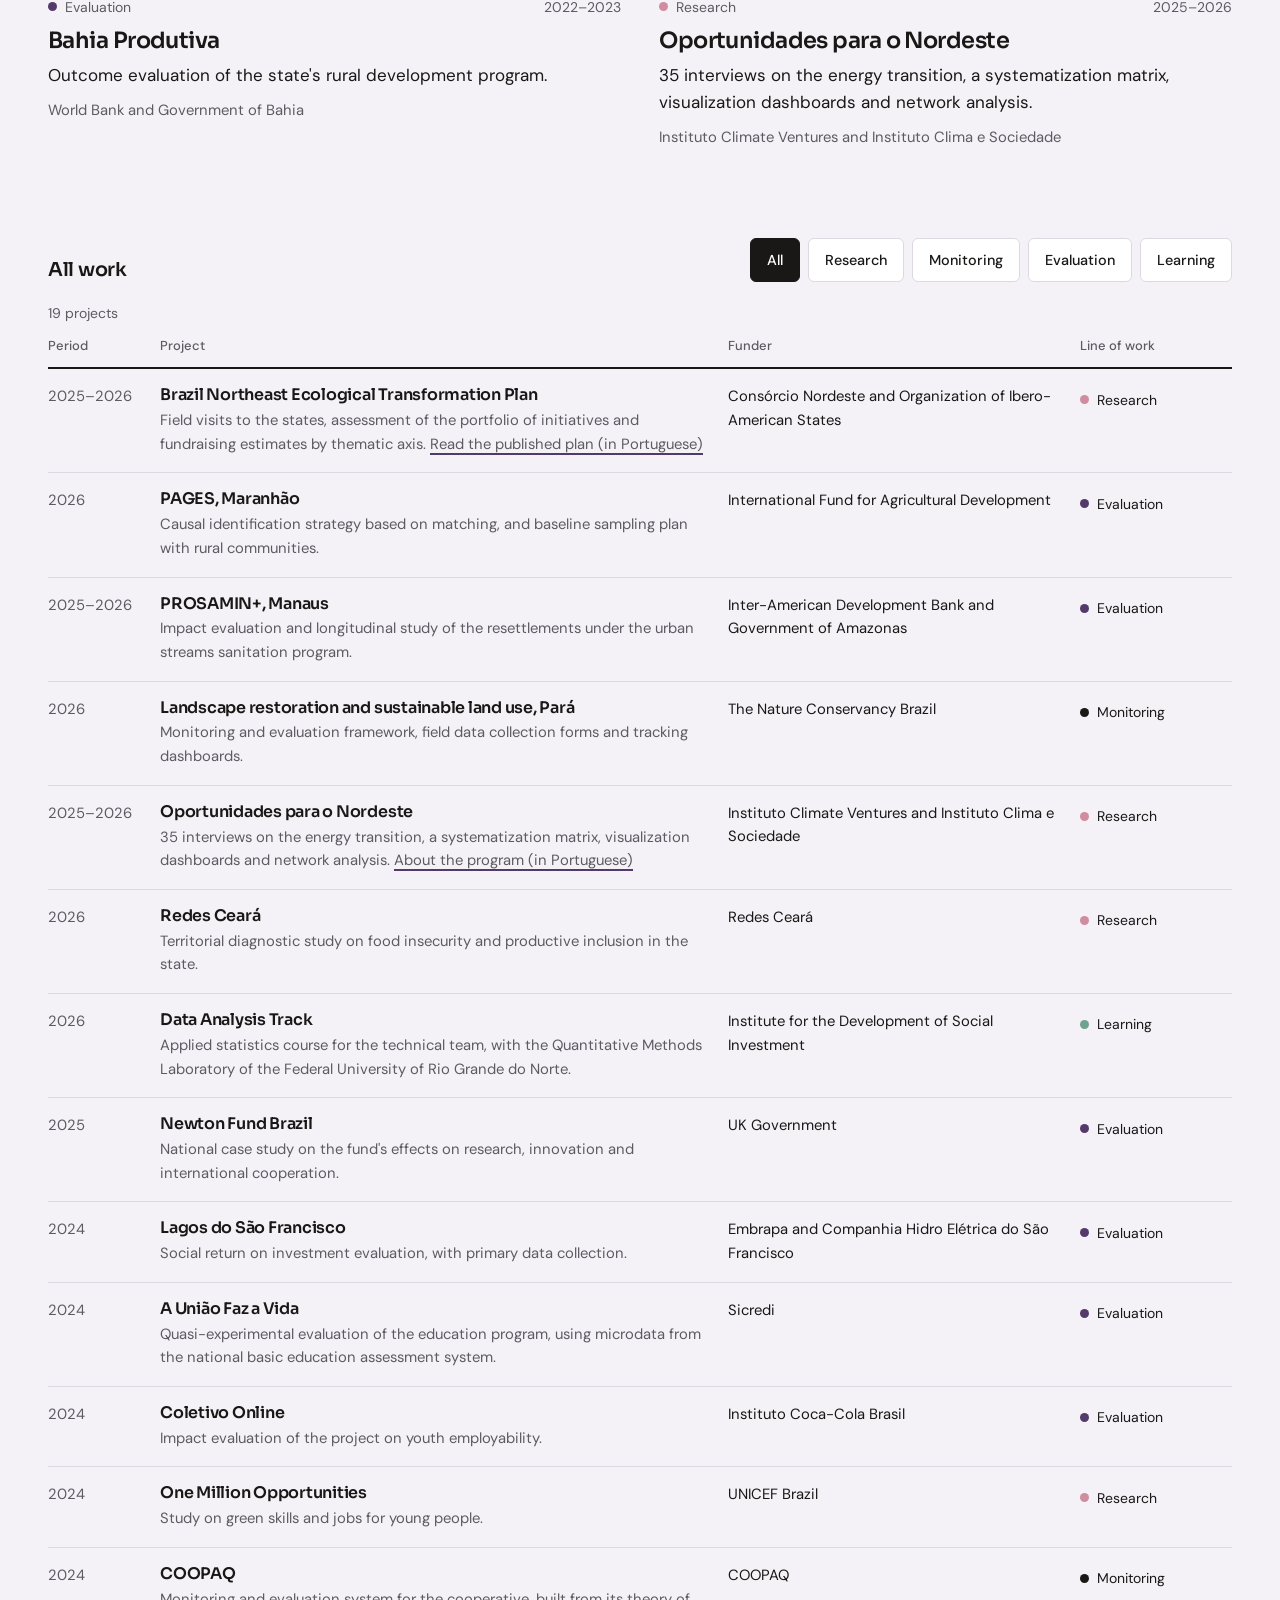
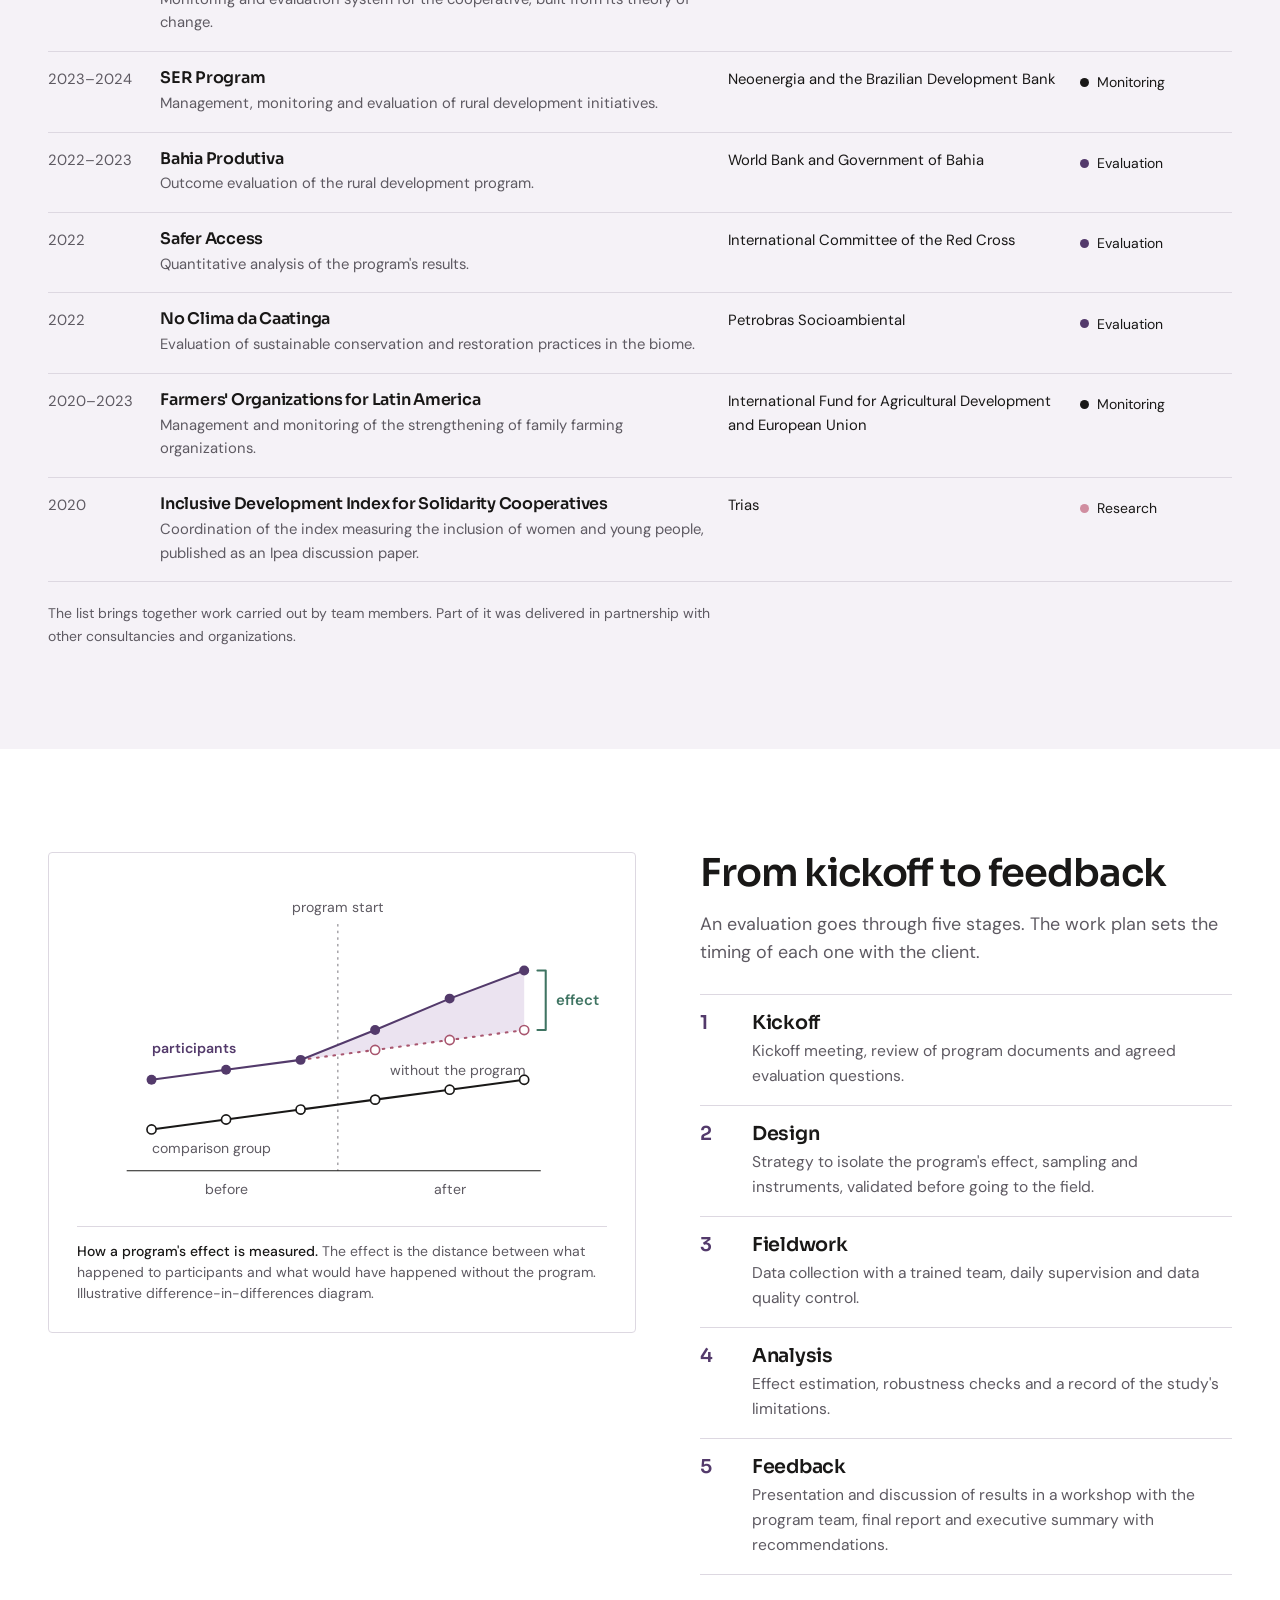
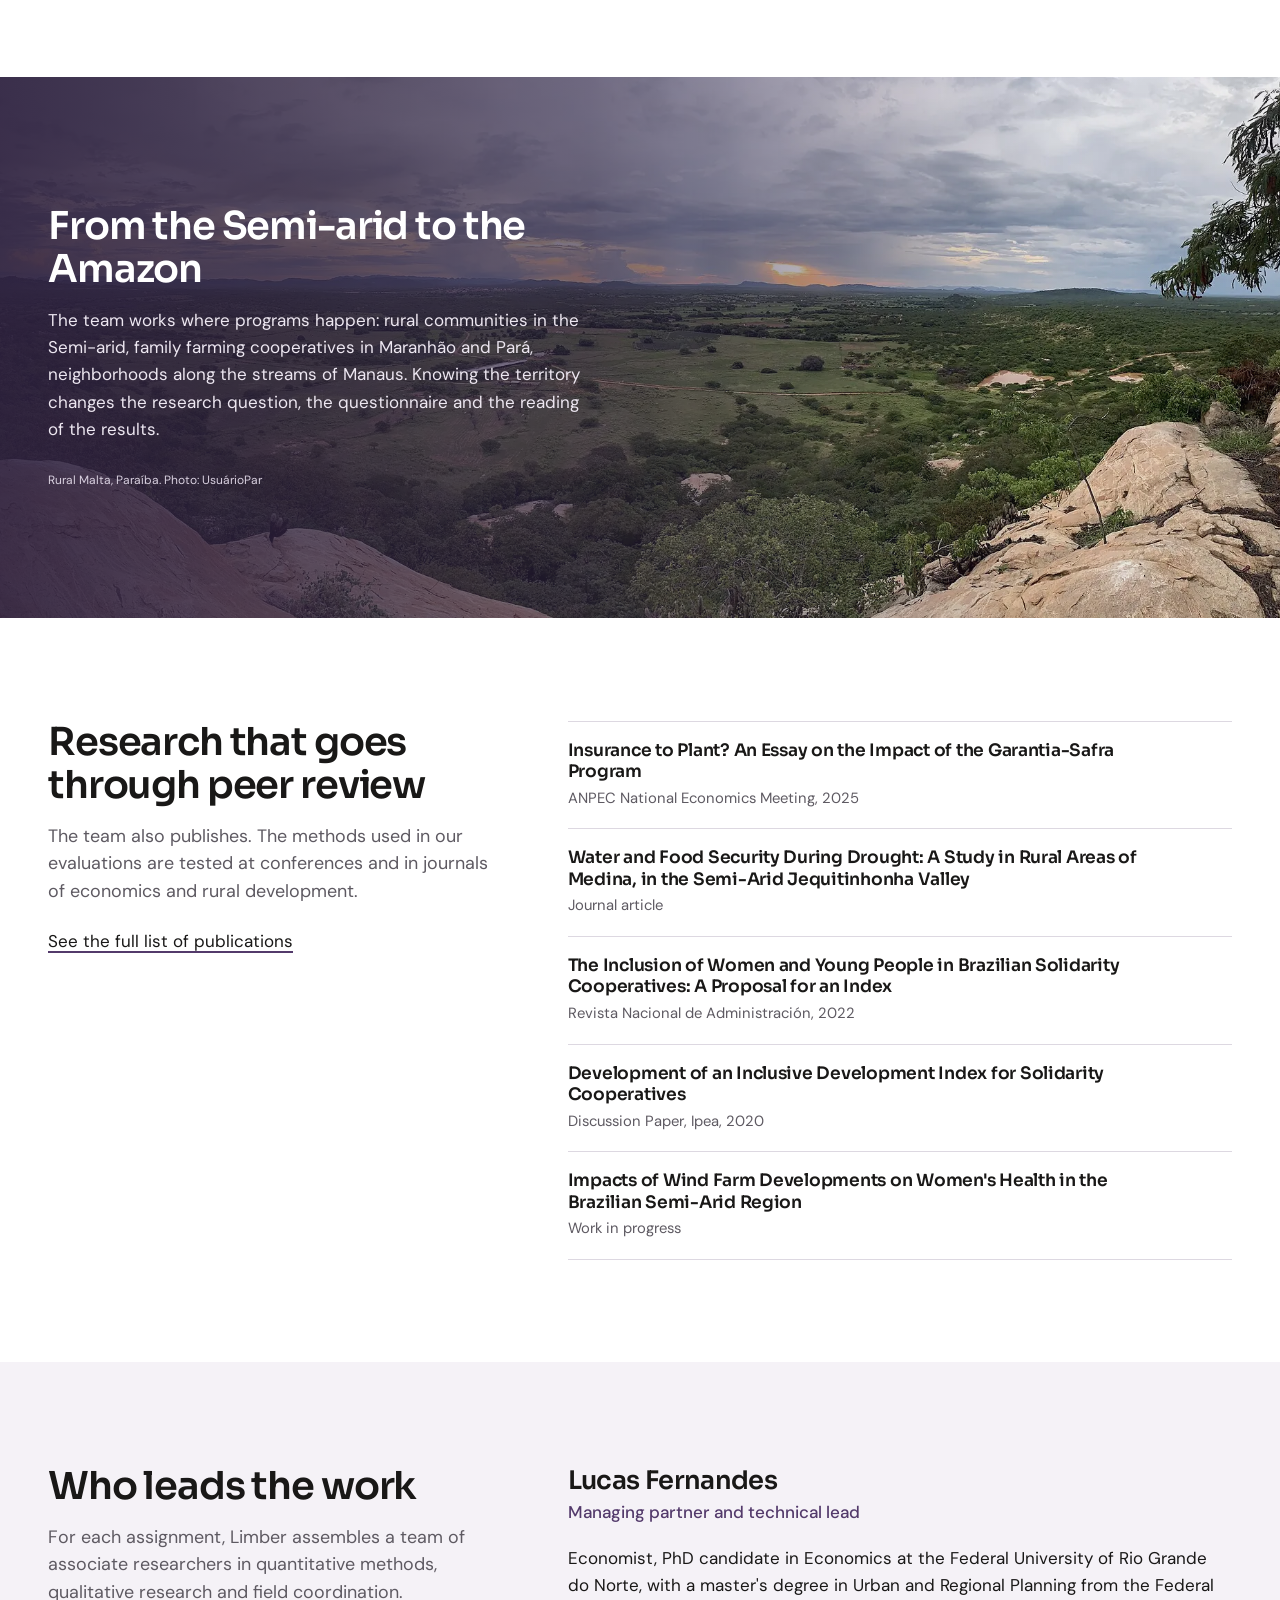
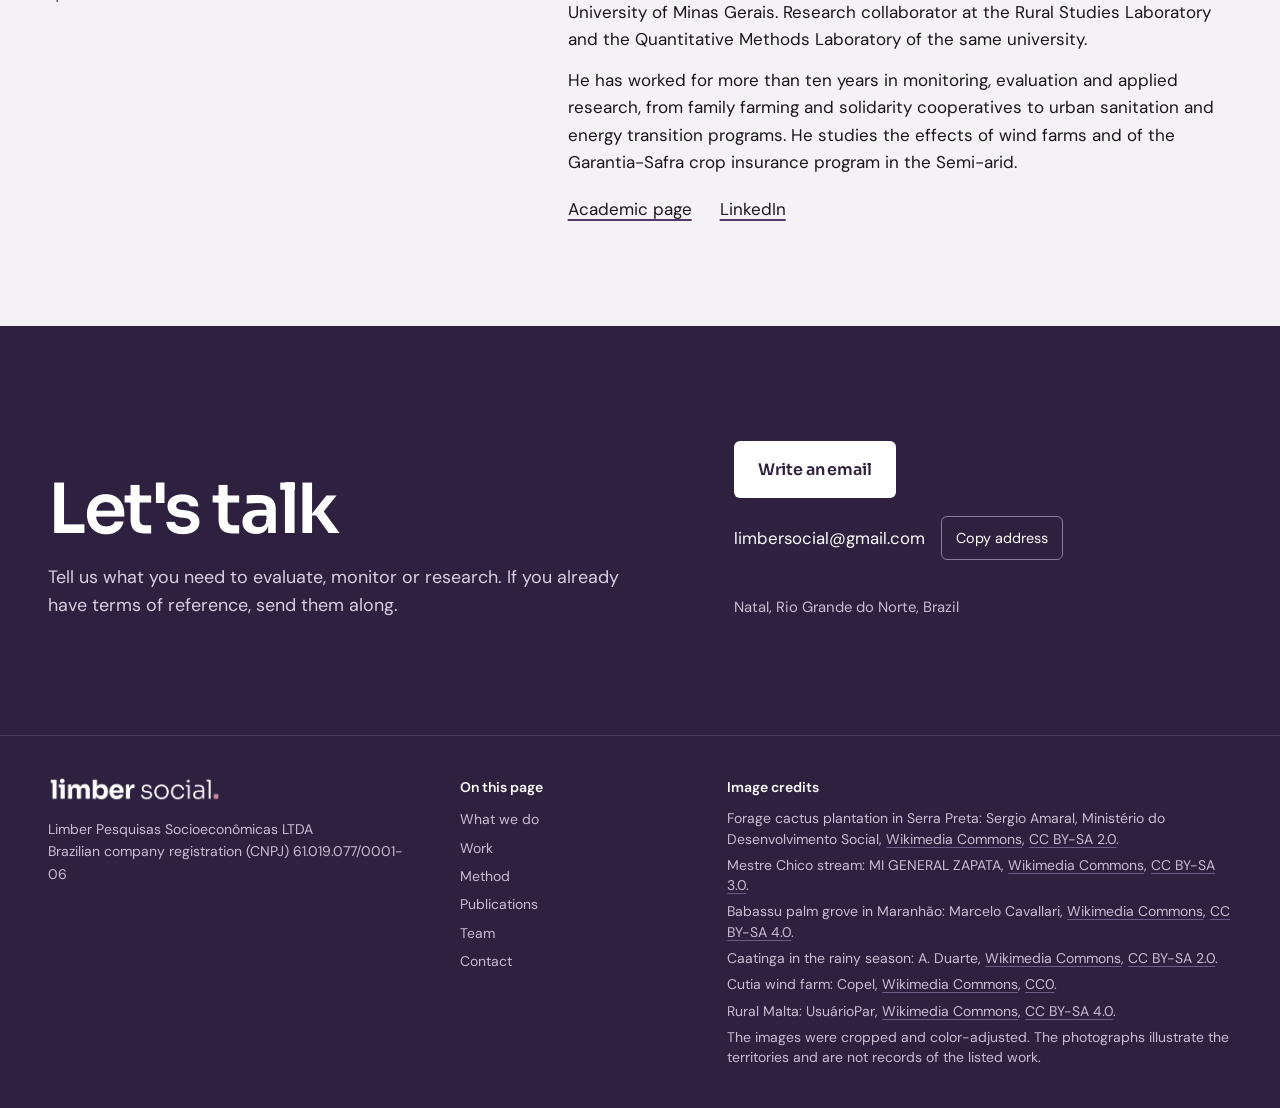
<file: en/index.html>
<!doctype html>
<html lang="en">
<head>
<meta charset="utf-8">
<meta name="viewport" content="width=device-width, initial-scale=1">
<title>Limber Social — research, monitoring and evaluation of programs</title>
<meta name="description" content="Limber Social does research, monitoring and evaluation of social, rural and environmental programs, with fieldwork in the North and Northeast of Brazil.">
<!-- Versão de teste: indexação bloqueada até a aprovação do conteúdo. Remover esta linha no lançamento. -->
<meta name="robots" content="noindex, nofollow">
<meta name="theme-color" content="#2E2140">
<meta property="og:type" content="website">
<meta property="og:locale" content="en_US">
<meta property="og:title" content="Limber Social — we measure what actually changed">
<meta property="og:description" content="Research, monitoring and evaluation of social, rural and environmental programs.">
<meta property="og:url" content="https://bfernlucas.github.io/site_limber/en/">
<meta property="og:image" content="https://bfernlucas.github.io/site_limber/assets/img/compartilhar.png">
<link rel="alternate" hreflang="pt-BR" href="https://bfernlucas.github.io/site_limber/">
<link rel="alternate" hreflang="en" href="https://bfernlucas.github.io/site_limber/en/">
<link rel="icon" type="image/png" href="../assets/img/monograma-violeta.png">
<link rel="apple-touch-icon" href="../assets/img/monograma-violeta.png">
<link rel="preload" href="../assets/fonts/sora-latin-wght-normal.woff2" as="font" type="font/woff2" crossorigin>
<link rel="preload" href="../assets/fonts/dm-sans-latin-wght-normal.woff2" as="font" type="font/woff2" crossorigin>
<link rel="stylesheet" href="../assets/limber.css">
</head>
<body>

<a class="pular" href="#conteudo">Skip to content</a>

<div class="aviso">
  <div class="miolo">Test version. The content of this page is still under review.</div>
</div>

<header class="topo">
  <div class="miolo topo-linha">
    <a class="marca" href="#inicio" aria-label="Limber Social, home"><b>limber</b> social<i>.</i></a>
    <button class="menu-abrir" type="button" aria-expanded="false" aria-controls="menu" data-abrir="Menu" data-fechar="Close">Menu</button>
    <nav class="menu" id="menu" aria-label="Sections">
      <a href="#frentes">What we do</a>
      <a href="#trabalhos">Work</a>
      <a href="#metodo">Method</a>
      <a href="#publicacoes">Publications</a>
      <a href="#quem">Team</a>
      <a class="idioma" href="../" lang="pt-BR" hreflang="pt-BR">Português</a>
      <a class="botao" href="#contato">Contact Limber</a>
    </nav>
  </div>
</header>

<main id="conteudo">

  <!-- ============ capa ============ -->
  <section class="capa" id="inicio">
    <img class="capa-foto" src="../assets/img/capa-semiarido-bahia-1600.webp"
         srcset="../assets/img/capa-semiarido-bahia-900.webp 900w, ../assets/img/capa-semiarido-bahia-1600.webp 1600w" sizes="100vw"
         width="1600" height="1000" alt="Forage cactus plantation in the Semi-arid, with a cistern and a house in the background" fetchpriority="high">
    <div class="miolo capa-texto">
      <h1 class="titulo-1">We measure what actually changed</h1>
      <p class="lide">Research, monitoring and evaluation of social, rural and environmental programs, with fieldwork in the North and Northeast of Brazil.</p>
      <div class="capa-acoes">
        <a class="botao botao-claro" href="#contato">Contact Limber</a>
        <a class="link" href="#trabalhos">See the team's work</a>
      </div>
    </div>
    <p class="capa-legenda">Forage cactus plantation in Serra Preta, Bahia. Photo: Sergio Amaral, Ministério do Desenvolvimento Social</p>
  </section>

  <!-- ============ financiadores ============ -->
  <section class="quem-financia" aria-label="Funders">
    <div class="miolo quem-financia-grade">
      <p>Funders of programs the team has worked on, under its own contracts or in partnership with other consultancies</p>
      <ul>
        <li>World Bank</li>
        <li>Inter-American Development Bank</li>
        <li>International Fund for Agricultural Development</li>
        <li>UNICEF</li>
        <li>Consórcio Nordeste</li>
        <li>The Nature Conservancy</li>
        <li>Instituto Climate Ventures</li>
        <li>Petrobras Socioambiental</li>
      </ul>
    </div>
  </section>

  <!-- ============ frentes ============ -->
  <section class="bloco" id="frentes">
    <div class="miolo">
      <div class="bloco-cabeca">
        <h2 class="titulo-2">Four lines of work, one standard of rigor</h2>
        <p class="lide">Each assignment combines what the problem calls for. An impact evaluation starts with good field research and is only worth doing if the results reach the people who decide.</p>
      </div>

      <div class="frentes">
        <article class="frente">
          <h3 class="frente-nome">Research</h3>
          <p class="frente-promessa">Sampling design, instruments and baseline.</p>
          <p class="frente-descricao">We design the sample, write questionnaires and interview guides, train the team and supervise data collection. The baseline is the picture of the situation before the program starts.</p>
          <ul class="frente-metodos">
            <li>Household surveys</li>
            <li>Stratified sampling</li>
            <li>Interviews and group discussions</li>
            <li>Analysis of official data</li>
          </ul>
        </article>

        <article class="frente">
          <h3 class="frente-nome">Monitoring</h3>
          <p class="frente-promessa">Indicators and dashboards to adjust course early.</p>
          <p class="frente-descricao">We start from the theory of change to define a few indicators that matter, set up the data collection routine and deliver dashboards the team uses.</p>
          <ul class="frente-metodos">
            <li>Theory of change <span class="glosa">the expected path from the program's actions to its results</span></li>
            <li>Indicator matrix</li>
            <li>Interactive dashboards</li>
            <li>Maps and network analysis</li>
          </ul>
        </article>

        <article class="frente">
          <h3 class="frente-nome">Evaluation</h3>
          <p class="frente-promessa">Causal inference to measure what actually changed.</p>
          <p class="frente-descricao">We choose the design that the data and the program's timeline allow, and we state clearly what it can claim.</p>
          <ul class="frente-metodos">
            <li>Difference-in-differences <span class="glosa">compares how participants changed with how a similar group changed</span></li>
            <li>Matching <span class="glosa">compares participants and non-participants with similar profiles</span></li>
            <li>Regression discontinuity <span class="glosa">compares those just above and just below the eligibility cutoff</span></li>
            <li>Social return on investment <span class="glosa">estimates the social value generated for each real invested</span></li>
          </ul>
        </article>

        <article class="frente">
          <h3 class="frente-nome">Learning</h3>
          <p class="frente-promessa">Evidence that becomes decisions, together with the teams.</p>
          <p class="frente-descricao">We share findings in workshops, executive summaries and policy briefs, and we train teams to read and produce their own numbers.</p>
          <ul class="frente-metodos">
            <li>Feedback workshops <span class="glosa">presentation and discussion of results with the team</span></li>
            <li>Executive summaries</li>
            <li>Policy briefs</li>
            <li>Training in data analysis</li>
          </ul>
        </article>
      </div>
    </div>
  </section>

  <!-- ============ trabalhos ============ -->
  <section class="bloco faixa-neblina" id="trabalhos">
    <div class="miolo">
      <div class="bloco-cabeca">
        <h2 class="titulo-2">The team's work</h2>
        <p class="lide">Evaluations, diagnostic studies and monitoring systems the Limber team has worked on, mostly in the North and Northeast of Brazil.</p>
      </div>

      <div class="destaques">
        <article class="destaque">
          <figure class="destaque-foto">
            <img src="../assets/img/manaus-igarape-1200.webp" srcset="../assets/img/manaus-igarape-640.webp 640w, ../assets/img/manaus-igarape-1200.webp 1200w" sizes="(max-width: 620px) 100vw, 50vw" width="1200" height="800" loading="lazy" alt="Channelized urban stream between two roads, with houses on the right and buildings in the distance">
            <figcaption class="destaque-local"><span>Illustrative image:</span> Mestre Chico stream, Manaus</figcaption>
          </figure>
          <p class="destaque-meta"><span class="selo selo-avaliacao">Evaluation</span><span>2025–2026</span></p>
          <h3 class="titulo-3">PROSAMIN+, Manaus</h3>
          <p class="destaque-texto">Impact evaluation and longitudinal study of the resettlements under the urban streams sanitation program.</p>
          <p class="destaque-fin">Inter-American Development Bank and Government of Amazonas</p>
        </article>

        <article class="destaque">
          <figure class="destaque-foto">
            <img src="../assets/img/maranhao-babacu-1200.webp" srcset="../assets/img/maranhao-babacu-640.webp 640w, ../assets/img/maranhao-babacu-1200.webp 1200w" sizes="(max-width: 620px) 100vw, 50vw" width="1200" height="800" loading="lazy" alt="Adult and young babassu palms in a rural area">
            <figcaption class="destaque-local"><span>Illustrative image:</span> Babassu palm grove in Maranhão</figcaption>
          </figure>
          <p class="destaque-meta"><span class="selo selo-avaliacao">Evaluation</span><span>2026</span></p>
          <h3 class="titulo-3">PAGES, Maranhão</h3>
          <p class="destaque-texto">Causal identification strategy based on matching, and baseline sampling plan with rural communities.</p>
          <p class="destaque-fin">International Fund for Agricultural Development</p>
        </article>

        <article class="destaque">
          <figure class="destaque-foto">
            <img src="../assets/img/bahia-caatinga-1023.webp" srcset="../assets/img/bahia-caatinga-640.webp 640w, ../assets/img/bahia-caatinga-1023.webp 1023w" sizes="(max-width: 620px) 100vw, 50vw" width="1023" height="682" loading="lazy" alt="Green Caatinga hills in the rainy season, at dusk">
            <figcaption class="destaque-local"><span>Illustrative image:</span> Caatinga in the rainy season, Bahia</figcaption>
          </figure>
          <p class="destaque-meta"><span class="selo selo-avaliacao">Evaluation</span><span>2022–2023</span></p>
          <h3 class="titulo-3">Bahia Produtiva</h3>
          <p class="destaque-texto">Outcome evaluation of the state's rural development program.</p>
          <p class="destaque-fin">World Bank and Government of Bahia</p>
        </article>

        <article class="destaque">
          <figure class="destaque-foto">
            <img src="../assets/img/rn-parque-eolico-1200.webp" srcset="../assets/img/rn-parque-eolico-640.webp 640w, ../assets/img/rn-parque-eolico-1200.webp 1200w" sizes="(max-width: 620px) 100vw, 50vw" width="1200" height="800" loading="lazy" alt="Aerial view of wind turbines over coastal vegetation in Rio Grande do Norte">
            <figcaption class="destaque-local"><span>Illustrative image:</span> Cutia wind farm, Rio Grande do Norte</figcaption>
          </figure>
          <p class="destaque-meta"><span class="selo selo-pesquisa">Research</span><span>2025–2026</span></p>
          <h3 class="titulo-3">Oportunidades para o Nordeste</h3>
          <p class="destaque-texto">35 interviews on the energy transition, a systematization matrix, visualization dashboards and network analysis.</p>
          <p class="destaque-fin">Instituto Climate Ventures and Instituto Clima e Sociedade</p>
        </article>
      </div>

      <div class="todos">
        <div class="todos-cabeca">
          <h3 class="titulo-3">All work</h3>
          <div class="filtros" role="group" aria-label="Filter projects by line of work">
            <button class="filtro" type="button" data-filtro="todos" aria-pressed="true">All</button>
            <button class="filtro" type="button" data-filtro="pesquisa" aria-pressed="false">Research</button>
            <button class="filtro" type="button" data-filtro="monitoramento" aria-pressed="false">Monitoring</button>
            <button class="filtro" type="button" data-filtro="avaliacao" aria-pressed="false">Evaluation</button>
            <button class="filtro" type="button" data-filtro="aprendizagem" aria-pressed="false">Learning</button>
          </div>
        </div>
        <p class="contagem" id="contagem" aria-live="polite" data-todos="{n} projects" data-parcial="Showing {v} of {n} projects">19 projects</p>

        <table class="trabalhos" role="table">
          <thead role="rowgroup">
            <tr role="row">
              <th scope="col" role="columnheader">Period</th>
              <th scope="col" role="columnheader">Project</th>
              <th scope="col" role="columnheader">Funder</th>
              <th scope="col" role="columnheader">Line of work</th>
            </tr>
          </thead>
        <tbody role="rowgroup">
          <tr role="row" data-frente="pesquisa">
            <td role="cell" class="t-ano">2025–2026</td>
            <th scope="row" role="rowheader" class="t-nome"><strong>Brazil Northeast Ecological Transformation Plan</strong><span>Field visits to the states, assessment of the portfolio of initiatives and fundraising estimates by thematic axis. <a class="link" href="https://consorcionordeste.gov.br/Plano_Brasil_Nordeste_PTE_DIGITAL.pdf?v=2025-11-10" rel="noopener">Read the published plan (in Portuguese)</a></span></th>
            <td role="cell" class="t-fin">Consórcio Nordeste and Organization of Ibero-American States</td>
            <td role="cell" class="t-frente"><span class="selo selo-pesquisa">Research</span></td>
          </tr>
          <tr role="row" data-frente="avaliacao">
            <td role="cell" class="t-ano">2026</td>
            <th scope="row" role="rowheader" class="t-nome"><strong>PAGES, Maranhão</strong><span>Causal identification strategy based on matching, and baseline sampling plan with rural communities.</span></th>
            <td role="cell" class="t-fin">International Fund for Agricultural Development</td>
            <td role="cell" class="t-frente"><span class="selo selo-avaliacao">Evaluation</span></td>
          </tr>
          <tr role="row" data-frente="avaliacao">
            <td role="cell" class="t-ano">2025–2026</td>
            <th scope="row" role="rowheader" class="t-nome"><strong>PROSAMIN+, Manaus</strong><span>Impact evaluation and longitudinal study of the resettlements under the urban streams sanitation program.</span></th>
            <td role="cell" class="t-fin">Inter-American Development Bank and Government of Amazonas</td>
            <td role="cell" class="t-frente"><span class="selo selo-avaliacao">Evaluation</span></td>
          </tr>
          <tr role="row" data-frente="monitoramento">
            <td role="cell" class="t-ano">2026</td>
            <th scope="row" role="rowheader" class="t-nome"><strong>Landscape restoration and sustainable land use, Pará</strong><span>Monitoring and evaluation framework, field data collection forms and tracking dashboards.</span></th>
            <td role="cell" class="t-fin">The Nature Conservancy Brazil</td>
            <td role="cell" class="t-frente"><span class="selo selo-monitoramento">Monitoring</span></td>
          </tr>
          <tr role="row" data-frente="pesquisa">
            <td role="cell" class="t-ano">2025–2026</td>
            <th scope="row" role="rowheader" class="t-nome"><strong>Oportunidades para o Nordeste</strong><span>35 interviews on the energy transition, a systematization matrix, visualization dashboards and network analysis. <a class="link" href="https://www.climateventures.co/programas/oportunidades-para-o-nordeste" rel="noopener">About the program (in Portuguese)</a></span></th>
            <td role="cell" class="t-fin">Instituto Climate Ventures and Instituto Clima e Sociedade</td>
            <td role="cell" class="t-frente"><span class="selo selo-pesquisa">Research</span></td>
          </tr>
          <tr role="row" data-frente="pesquisa">
            <td role="cell" class="t-ano">2026</td>
            <th scope="row" role="rowheader" class="t-nome"><strong>Redes Ceará</strong><span>Territorial diagnostic study on food insecurity and productive inclusion in the state.</span></th>
            <td role="cell" class="t-fin">Redes Ceará</td>
            <td role="cell" class="t-frente"><span class="selo selo-pesquisa">Research</span></td>
          </tr>
          <tr role="row" data-frente="aprendizagem">
            <td role="cell" class="t-ano">2026</td>
            <th scope="row" role="rowheader" class="t-nome"><strong>Data Analysis Track</strong><span>Applied statistics course for the technical team, with the Quantitative Methods Laboratory of the Federal University of Rio Grande do Norte.</span></th>
            <td role="cell" class="t-fin">Institute for the Development of Social Investment</td>
            <td role="cell" class="t-frente"><span class="selo selo-aprendizagem">Learning</span></td>
          </tr>
          <tr role="row" data-frente="avaliacao">
            <td role="cell" class="t-ano">2025</td>
            <th scope="row" role="rowheader" class="t-nome"><strong>Newton Fund Brazil</strong><span>National case study on the fund's effects on research, innovation and international cooperation.</span></th>
            <td role="cell" class="t-fin">UK Government</td>
            <td role="cell" class="t-frente"><span class="selo selo-avaliacao">Evaluation</span></td>
          </tr>
          <tr role="row" data-frente="avaliacao">
            <td role="cell" class="t-ano">2024</td>
            <th scope="row" role="rowheader" class="t-nome"><strong>Lagos do São Francisco</strong><span>Social return on investment evaluation, with primary data collection.</span></th>
            <td role="cell" class="t-fin">Embrapa and Companhia Hidro Elétrica do São Francisco</td>
            <td role="cell" class="t-frente"><span class="selo selo-avaliacao">Evaluation</span></td>
          </tr>
          <tr role="row" data-frente="avaliacao">
            <td role="cell" class="t-ano">2024</td>
            <th scope="row" role="rowheader" class="t-nome"><strong>A União Faz a Vida</strong><span>Quasi-experimental evaluation of the education program, using microdata from the national basic education assessment system.</span></th>
            <td role="cell" class="t-fin">Sicredi</td>
            <td role="cell" class="t-frente"><span class="selo selo-avaliacao">Evaluation</span></td>
          </tr>
          <tr role="row" data-frente="avaliacao">
            <td role="cell" class="t-ano">2024</td>
            <th scope="row" role="rowheader" class="t-nome"><strong>Coletivo Online</strong><span>Impact evaluation of the project on youth employability.</span></th>
            <td role="cell" class="t-fin">Instituto Coca-Cola Brasil</td>
            <td role="cell" class="t-frente"><span class="selo selo-avaliacao">Evaluation</span></td>
          </tr>
          <tr role="row" data-frente="pesquisa">
            <td role="cell" class="t-ano">2024</td>
            <th scope="row" role="rowheader" class="t-nome"><strong>One Million Opportunities</strong><span>Study on green skills and jobs for young people.</span></th>
            <td role="cell" class="t-fin">UNICEF Brazil</td>
            <td role="cell" class="t-frente"><span class="selo selo-pesquisa">Research</span></td>
          </tr>
          <tr role="row" data-frente="monitoramento">
            <td role="cell" class="t-ano">2024</td>
            <th scope="row" role="rowheader" class="t-nome"><strong>COOPAQ</strong><span>Monitoring and evaluation system for the cooperative, built from its theory of change.</span></th>
            <td role="cell" class="t-fin">COOPAQ</td>
            <td role="cell" class="t-frente"><span class="selo selo-monitoramento">Monitoring</span></td>
          </tr>
          <tr role="row" data-frente="monitoramento">
            <td role="cell" class="t-ano">2023–2024</td>
            <th scope="row" role="rowheader" class="t-nome"><strong>SER Program</strong><span>Management, monitoring and evaluation of rural development initiatives.</span></th>
            <td role="cell" class="t-fin">Neoenergia and the Brazilian Development Bank</td>
            <td role="cell" class="t-frente"><span class="selo selo-monitoramento">Monitoring</span></td>
          </tr>
          <tr role="row" data-frente="avaliacao">
            <td role="cell" class="t-ano">2022–2023</td>
            <th scope="row" role="rowheader" class="t-nome"><strong>Bahia Produtiva</strong><span>Outcome evaluation of the rural development program.</span></th>
            <td role="cell" class="t-fin">World Bank and Government of Bahia</td>
            <td role="cell" class="t-frente"><span class="selo selo-avaliacao">Evaluation</span></td>
          </tr>
          <tr role="row" data-frente="avaliacao">
            <td role="cell" class="t-ano">2022</td>
            <th scope="row" role="rowheader" class="t-nome"><strong>Safer Access</strong><span>Quantitative analysis of the program's results.</span></th>
            <td role="cell" class="t-fin">International Committee of the Red Cross</td>
            <td role="cell" class="t-frente"><span class="selo selo-avaliacao">Evaluation</span></td>
          </tr>
          <tr role="row" data-frente="avaliacao">
            <td role="cell" class="t-ano">2022</td>
            <th scope="row" role="rowheader" class="t-nome"><strong>No Clima da Caatinga</strong><span>Evaluation of sustainable conservation and restoration practices in the biome.</span></th>
            <td role="cell" class="t-fin">Petrobras Socioambiental</td>
            <td role="cell" class="t-frente"><span class="selo selo-avaliacao">Evaluation</span></td>
          </tr>
          <tr role="row" data-frente="monitoramento">
            <td role="cell" class="t-ano">2020–2023</td>
            <th scope="row" role="rowheader" class="t-nome"><strong>Farmers' Organizations for Latin America</strong><span>Management and monitoring of the strengthening of family farming organizations.</span></th>
            <td role="cell" class="t-fin">International Fund for Agricultural Development and European Union</td>
            <td role="cell" class="t-frente"><span class="selo selo-monitoramento">Monitoring</span></td>
          </tr>
          <tr role="row" data-frente="pesquisa">
            <td role="cell" class="t-ano">2020</td>
            <th scope="row" role="rowheader" class="t-nome"><strong>Inclusive Development Index for Solidarity Cooperatives</strong><span>Coordination of the index measuring the inclusion of women and young people, published as an Ipea discussion paper.</span></th>
            <td role="cell" class="t-fin">Trias</td>
            <td role="cell" class="t-frente"><span class="selo selo-pesquisa">Research</span></td>
          </tr>
        </tbody>
        </table>
        <button class="mostrar-todos" id="mostrar-todos" type="button" hidden>Show all 19 projects</button>
        <p class="trabalhos-nota">The list brings together work carried out by team members. Part of it was delivered in partnership with other consultancies and organizations.</p>
      </div>
    </div>
  </section>

  <!-- ============ método ============ -->
  <section class="bloco" id="metodo">
    <div class="miolo metodo-grade">
      <figure class="grafico">
        <svg viewBox="0 0 640 400" role="img" aria-labelledby="g-titulo g-desc">
          <title id="g-titulo">How a program's effect is measured</title>
          <desc id="g-desc">Diagram with two lines over time. Before the program, participants and the comparison group move in parallel. After the start, the participants' line rises faster. A dotted line shows the path participants would have followed without the program. The distance between the actual line and the dotted line is the effect.</desc>
          <line class="g-inicio" x1="315" y1="52" x2="315" y2="350"/>
          <line class="g-eixo" x1="60" y1="350" x2="560" y2="350"/>
          <text class="g-rotulo" x="315" y="38" text-anchor="middle">program start</text>
          <text class="g-rotulo g-tempo" x="180" y="378" text-anchor="middle">before</text>
          <text class="g-rotulo g-tempo" x="450" y="378" text-anchor="middle">after</text>
          <polygon class="g-area" points="270,216 360,180 450,142 540,108 540,180 450,192 360,204"/>
          <polyline class="g-linha g-comparacao" points="90,300 180,288 270,276 360,264 450,252 540,240"/>
          <g class="g-pt-comparacao">
            <circle cx="90" cy="300" r="5.5"/><circle cx="180" cy="288" r="5.5"/><circle cx="270" cy="276" r="5.5"/>
            <circle cx="360" cy="264" r="5.5"/><circle cx="450" cy="252" r="5.5"/><circle cx="540" cy="240" r="5.5"/>
          </g>
          <text class="g-rotulo g-rotulo-linha" x="90" y="328">comparison group</text>
          <g>
            <polyline class="g-linha g-contra" points="270,216 360,204 450,192 540,180"/>
            <g class="g-pt-contra">
              <circle cx="360" cy="204" r="5.5"/><circle cx="450" cy="192" r="5.5"/><circle cx="540" cy="180" r="5.5"/>
            </g>
            <text class="g-rotulo g-rotulo-linha" x="378" y="234">without the program</text>
          </g>
          <polyline class="g-linha g-programa" points="90,240 180,228 270,216 360,180 450,142 540,108"/>
          <g class="g-pt-programa">
            <circle cx="90" cy="240" r="6"/><circle cx="180" cy="228" r="6"/><circle cx="270" cy="216" r="6"/>
            <circle cx="360" cy="180" r="6"/><circle cx="450" cy="142" r="6"/><circle cx="540" cy="108" r="6"/>
          </g>
          <text class="g-rotulo-forte g-rotulo-linha" x="90" y="208">participants</text>
          <g>
            <path class="g-chave" d="M556,108 h10 v72 h-10"/>
            <text class="g-efeito" x="578" y="150">effect</text>
          </g>
        </svg>
        <ul class="legenda" aria-hidden="true">
          <li class="legenda-programa">participants</li>
          <li class="legenda-comparacao">comparison group</li>
          <li class="legenda-contra">without the program</li>
        </ul>
        <figcaption><b>How a program's effect is measured.</b> The effect is the distance between what happened to participants and what would have happened without the program. Illustrative difference-in-differences diagram.</figcaption>
      </figure>

      <div>
        <h2 class="titulo-2">From kickoff to feedback</h2>
        <p class="lide metodo-lide">An evaluation goes through five stages. The work plan sets the timing of each one with the client.</p>
        <ol class="etapas">
          <li class="etapa"><div><h3 class="titulo-3">Kickoff</h3><p>Kickoff meeting, review of program documents and agreed evaluation questions.</p></div></li>
          <li class="etapa"><div><h3 class="titulo-3">Design</h3><p>Strategy to isolate the program's effect, sampling and instruments, validated before going to the field.</p></div></li>
          <li class="etapa"><div><h3 class="titulo-3">Fieldwork</h3><p>Data collection with a trained team, daily supervision and data quality control.</p></div></li>
          <li class="etapa"><div><h3 class="titulo-3">Analysis</h3><p>Effect estimation, robustness checks and a record of the study's limitations.</p></div></li>
          <li class="etapa"><div><h3 class="titulo-3">Feedback</h3><p>Presentation and discussion of results in a workshop with the program team, final report and executive summary with recommendations.</p></div></li>
        </ol>
      </div>
    </div>
  </section>

  <!-- ============ território ============ -->
  <section class="territorio" aria-labelledby="territorio-titulo">
    <img src="../assets/img/paraiba-semiarido-1920.webp" srcset="../assets/img/paraiba-semiarido-1100.webp 1100w, ../assets/img/paraiba-semiarido-1920.webp 1920w" sizes="100vw" width="1920" height="783" loading="lazy" alt="Green Semi-arid valley seen from a rock outcrop, under a cloudy sky">
    <div class="miolo">
      <div class="territorio-texto">
        <h2 class="titulo-2" id="territorio-titulo">From the Semi-arid to the Amazon</h2>
        <p>The team works where programs happen: rural communities in the Semi-arid, family farming cooperatives in Maranhão and Pará, neighborhoods along the streams of Manaus. Knowing the territory changes the research question, the questionnaire and the reading of the results.</p>
        <p class="territorio-legenda">Rural Malta, Paraíba. Photo: UsuárioPar</p>
      </div>
    </div>
  </section>

  <!-- ============ publicações ============ -->
  <section class="bloco" id="publicacoes">
    <div class="miolo duas">
      <div>
        <h2 class="titulo-2">Research that goes through peer review</h2>
        <p class="lide">The team also publishes. The methods used in our evaluations are tested at conferences and in journals of economics and rural development.</p>
        <p class="abaixo"><a class="link" href="https://lucasfernandes-eco.github.io/" rel="noopener">See the full list of publications</a></p>
      </div>
      <ul class="publicacoes">
        <li>
          <h3 class="titulo-3">Insurance to Plant? An Essay on the Impact of the Garantia-Safra Program</h3>
          <p>ANPEC National Economics Meeting, 2025</p>
        </li>
        <li>
          <h3 class="titulo-3">Water and Food Security During Drought: A Study in Rural Areas of Medina, in the Semi-Arid Jequitinhonha Valley</h3>
          <p>Journal article</p>
        </li>
        <li>
          <h3 class="titulo-3">The Inclusion of Women and Young People in Brazilian Solidarity Cooperatives: A Proposal for an Index</h3>
          <p>Revista Nacional de Administración, 2022</p>
        </li>
        <li>
          <h3 class="titulo-3">Development of an Inclusive Development Index for Solidarity Cooperatives</h3>
          <p>Discussion Paper, Ipea, 2020</p>
        </li>
        <li>
          <h3 class="titulo-3">Impacts of Wind Farm Developments on Women's Health in the Brazilian Semi-Arid Region</h3>
          <p>Work in progress</p>
        </li>
      </ul>
    </div>
  </section>

  <!-- ============ equipe ============ -->
  <section class="bloco faixa-neblina" id="quem">
    <div class="miolo duas">
      <div>
        <h2 class="titulo-2">Who leads the work</h2>
        <p class="lide">For each assignment, Limber assembles a team of associate researchers in quantitative methods, qualitative research and field coordination.</p>
      </div>
      <div>
        <!-- Retrato: quando houver a foto, incluir aqui <img class="pessoa-foto" src="../assets/img/lucas-fernandes.webp" width="320" height="320" alt="Portrait of Lucas Fernandes"> -->
        <h3 class="pessoa-nome">Lucas Fernandes</h3>
        <p class="pessoa-papel">Managing partner and technical lead</p>
        <div class="pessoa-bio">
          <p>Economist, PhD candidate in Economics at the Federal University of Rio Grande do Norte, with a master's degree in Urban and Regional Planning from the Federal University of Minas Gerais. Research collaborator at the Rural Studies Laboratory and the Quantitative Methods Laboratory of the same university.</p>
          <p>He has worked for more than ten years in monitoring, evaluation and applied research, from family farming and solidarity cooperatives to urban sanitation and energy transition programs. He studies the effects of wind farms and of the Garantia-Safra crop insurance program in the Semi-arid.</p>
        </div>
        <div class="pessoa-links">
          <a class="link" href="https://lucasfernandes-eco.github.io/" rel="noopener">Academic page</a>
          <a class="link" href="https://www.linkedin.com/in/lucas-fernandes-0717b52b7/" rel="noopener">LinkedIn</a>
        </div>
      </div>
    </div>
  </section>

  <!-- ============ contato ============ -->
  <section class="contato sobre-noite" id="contato">
    <div class="miolo contato-grade">
      <div>
        <h2 class="titulo-1">Let's talk</h2>
        <p class="lide">Tell us what you need to evaluate, monitor or research. If you already have terms of reference, send them along.</p>
      </div>
      <div>
        <a class="botao botao-claro" href="mailto:limbersocial@gmail.com?subject=Contact%20via%20the%20Limber%20Social%20website">Write an email</a>
        <p class="contato-endereco"><span>limbersocial@gmail.com</span> <button class="copiar" type="button" hidden data-copiar="limbersocial@gmail.com" data-sucesso="Address copied" data-falha="Could not copy. Select the address and copy it manually.">Copy address</button></p>
        <p class="contato-aviso" id="copiar-aviso" role="status"></p>
        <p class="contato-dado">Natal, Rio Grande do Norte, Brazil</p>
      </div>
    </div>
  </section>

</main>

<footer class="rodape">
  <div class="miolo rodape-grade">
    <div>
      <img src="../assets/img/logo-horizontal-branca.png" alt="Limber Social" width="173" height="26">
      <p class="rodape-legal">Limber Pesquisas Socioeconômicas LTDA<br>Brazilian company registration (CNPJ) 61.019.077/0001-06</p>
    </div>
    <nav aria-label="Footer">
      <h2>On this page</h2>
      <ul>
        <li><a href="#frentes">What we do</a></li>
        <li><a href="#trabalhos">Work</a></li>
        <li><a href="#metodo">Method</a></li>
        <li><a href="#publicacoes">Publications</a></li>
        <li><a href="#quem">Team</a></li>
        <li><a href="#contato">Contact</a></li>
      </ul>
    </nav>
    <div class="creditos">
      <h2>Image credits</h2>
      <ul>
        <li>Forage cactus plantation in Serra Preta: Sergio Amaral, Ministério do Desenvolvimento Social, <a href="https://commons.wikimedia.org/wiki/File:Planta%C3%A7%C3%A3o_no_semi%C3%A1rido_(16077580847).jpg" rel="noopener">Wikimedia Commons</a>, <a href="https://creativecommons.org/licenses/by-sa/2.0/deed.en" rel="noopener license">CC BY-SA 2.0</a>.</li>
        <li>Mestre Chico stream: MI GENERAL ZAPATA, <a href="https://commons.wikimedia.org/wiki/File:Igarap%C3%A9_do_Mestre_Chico.jpg" rel="noopener">Wikimedia Commons</a>, <a href="https://creativecommons.org/licenses/by-sa/3.0/deed.en" rel="noopener license">CC BY-SA 3.0</a>.</li>
        <li>Babassu palm grove in Maranhão: Marcelo Cavallari, <a href="https://commons.wikimedia.org/wiki/File:A._speciosa_colonization.JPG" rel="noopener">Wikimedia Commons</a>, <a href="https://creativecommons.org/licenses/by-sa/4.0/deed.en" rel="noopener license">CC BY-SA 4.0</a>.</li>
        <li>Caatinga in the rainy season: A. Duarte, <a href="https://commons.wikimedia.org/wiki/File:Caatinga_in_times_of_rain_Caatinga_em_tempos_de_chuva_(26242767640).jpg" rel="noopener">Wikimedia Commons</a>, <a href="https://creativecommons.org/licenses/by-sa/2.0/deed.en" rel="noopener license">CC BY-SA 2.0</a>.</li>
        <li>Cutia wind farm: Copel, <a href="https://commons.wikimedia.org/wiki/File:Parque_Cutia_Freire_Neto_DJI_0048.jpg" rel="noopener">Wikimedia Commons</a>, <a href="https://creativecommons.org/publicdomain/zero/1.0/deed.en" rel="noopener license">CC0</a>.</li>
        <li>Rural Malta: UsuárioPar, <a href="https://commons.wikimedia.org/wiki/File:Por_do_Sol_na_Zona_Rural_de_Malta_PB.jpg" rel="noopener">Wikimedia Commons</a>, <a href="https://creativecommons.org/licenses/by-sa/4.0/deed.en" rel="noopener license">CC BY-SA 4.0</a>.</li>
        <li>The images were cropped and color-adjusted. The photographs illustrate the territories and are not records of the listed work.</li>
      </ul>
    </div>
  </div>
</footer>

<script src="../assets/site.js" defer></script>
</body>
</html>
</file>
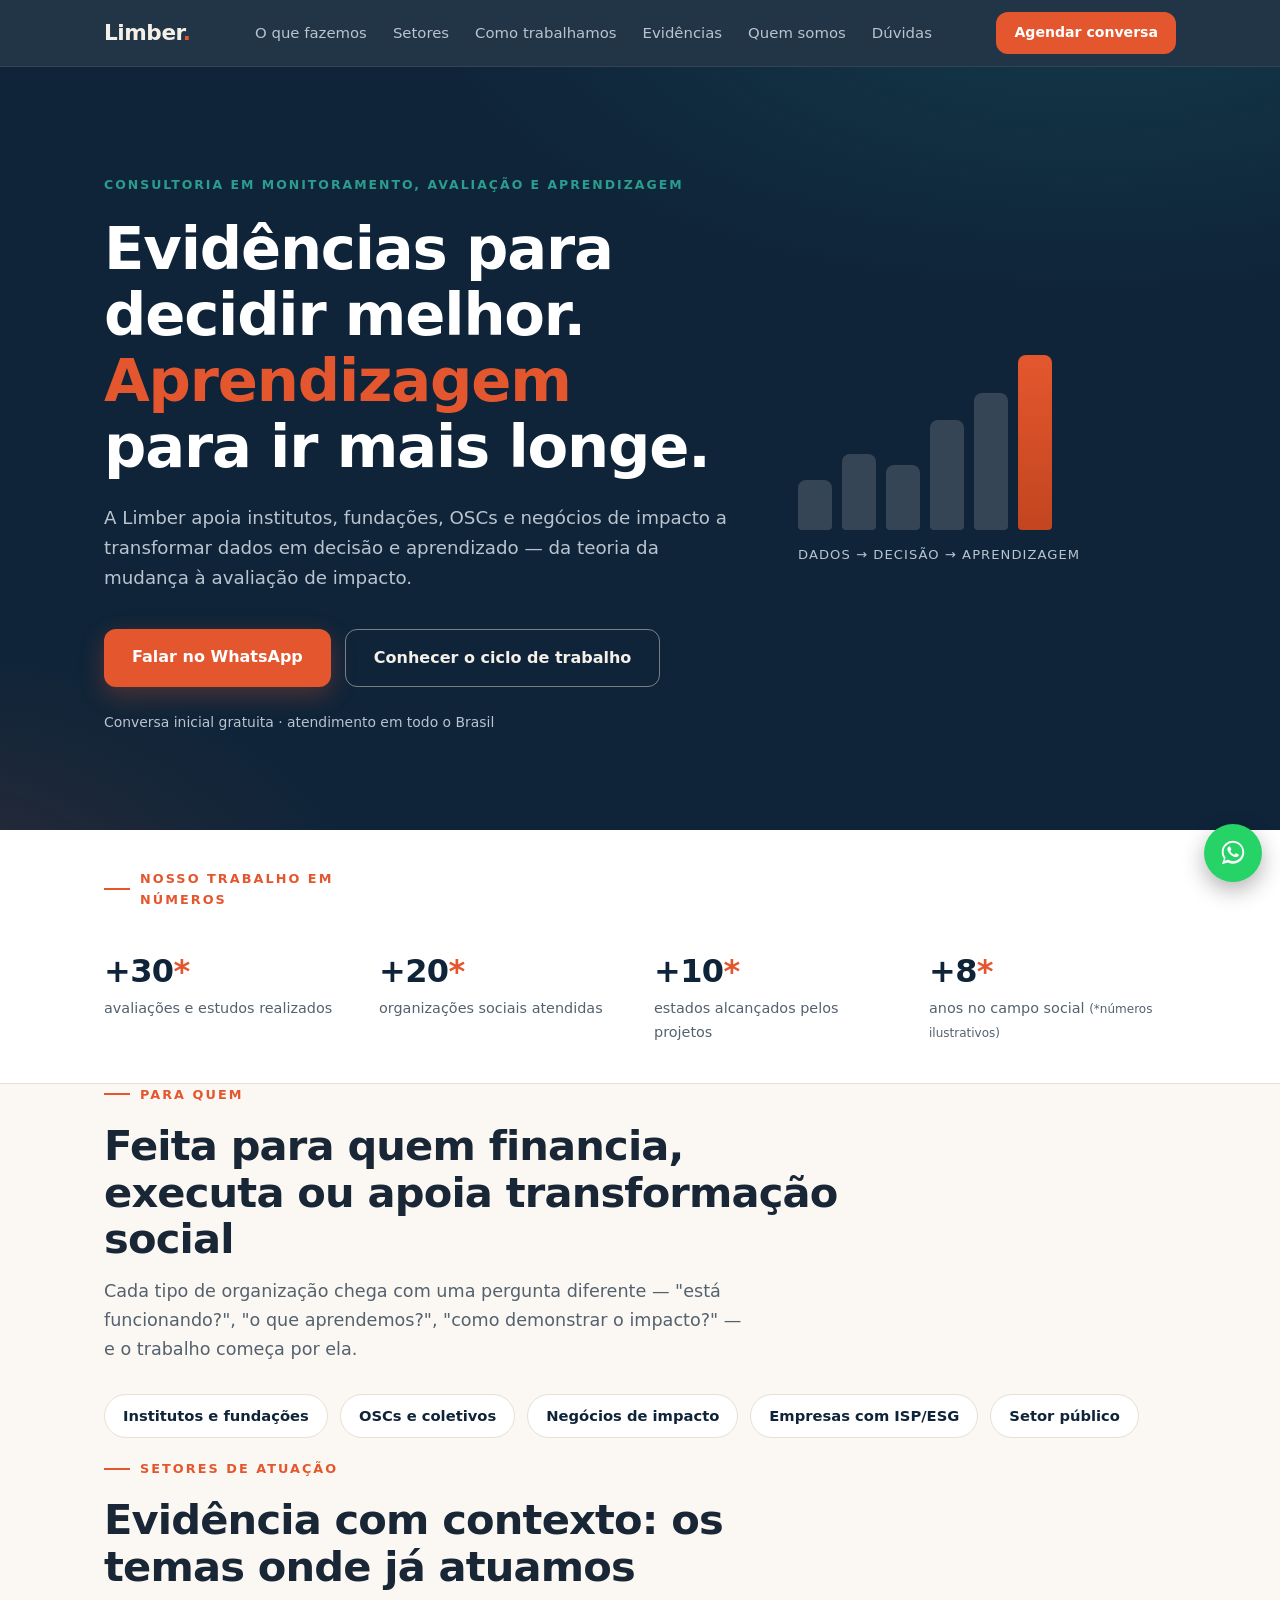
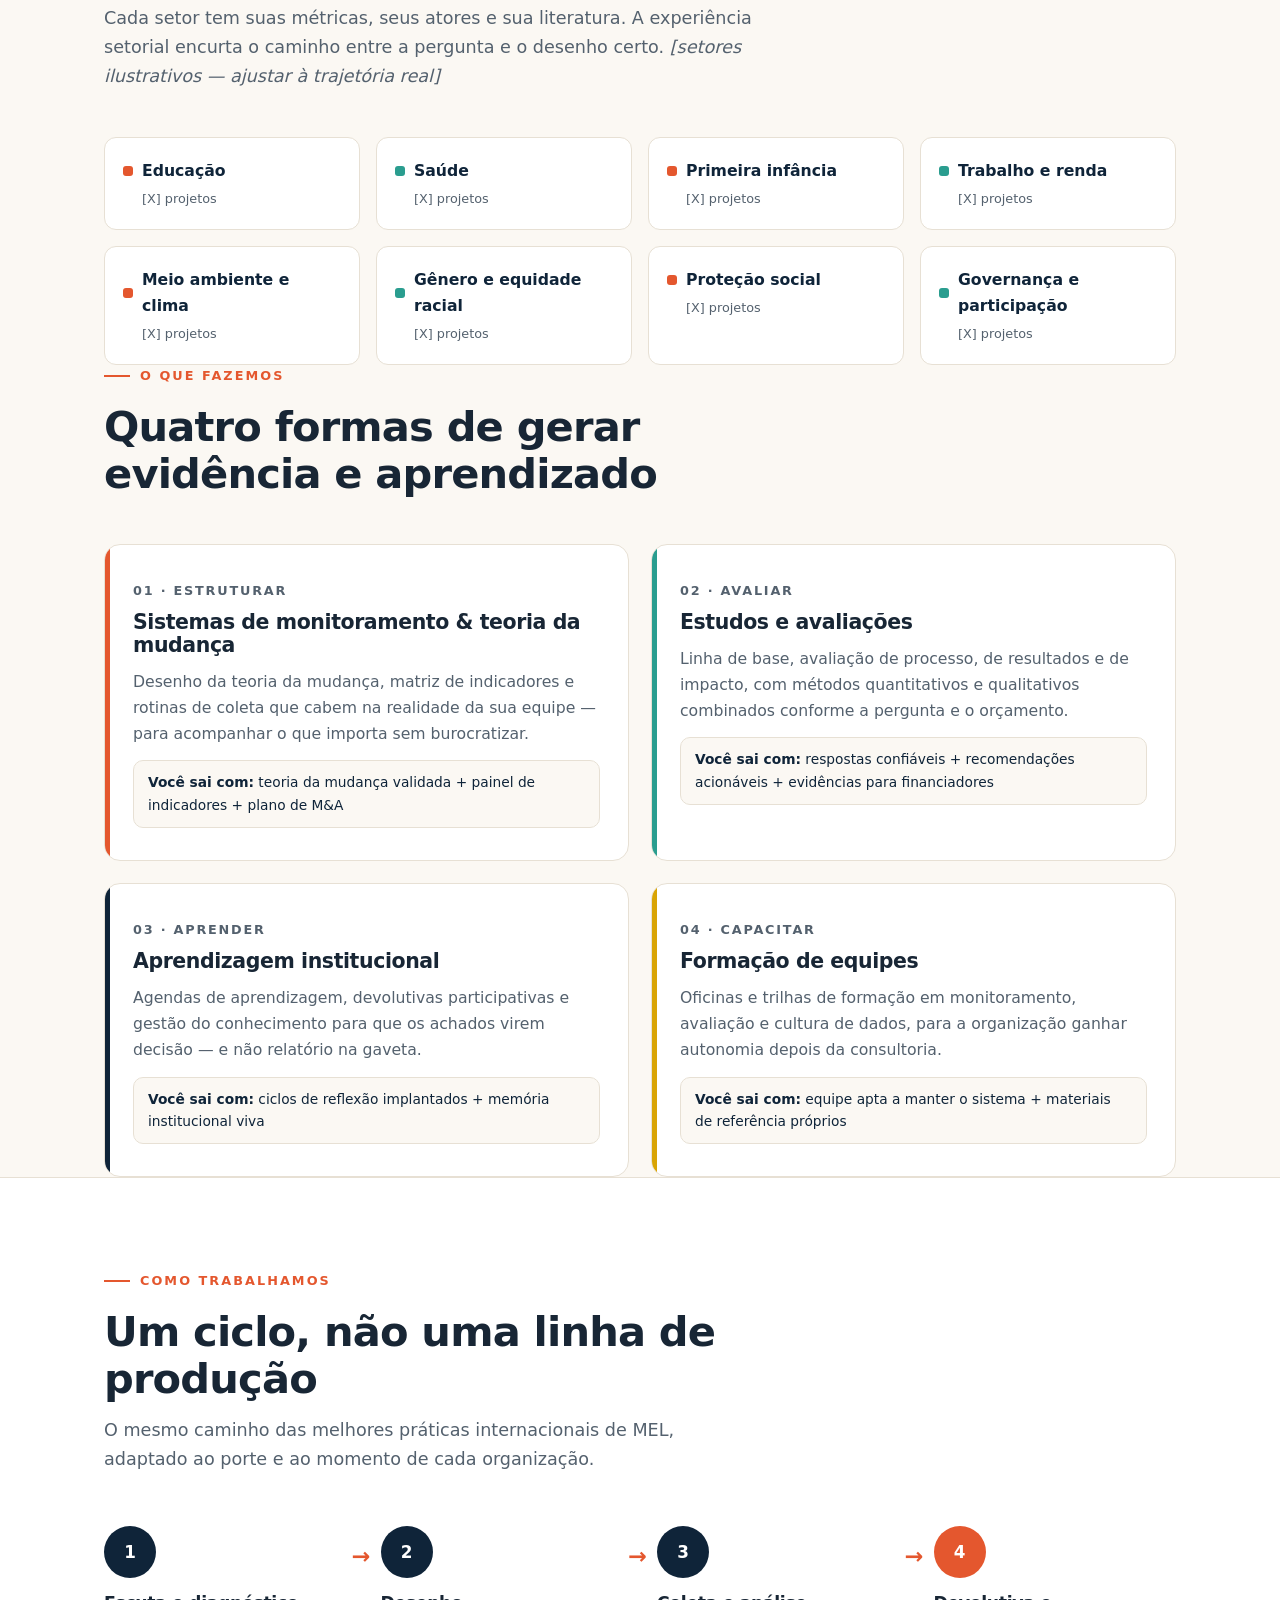
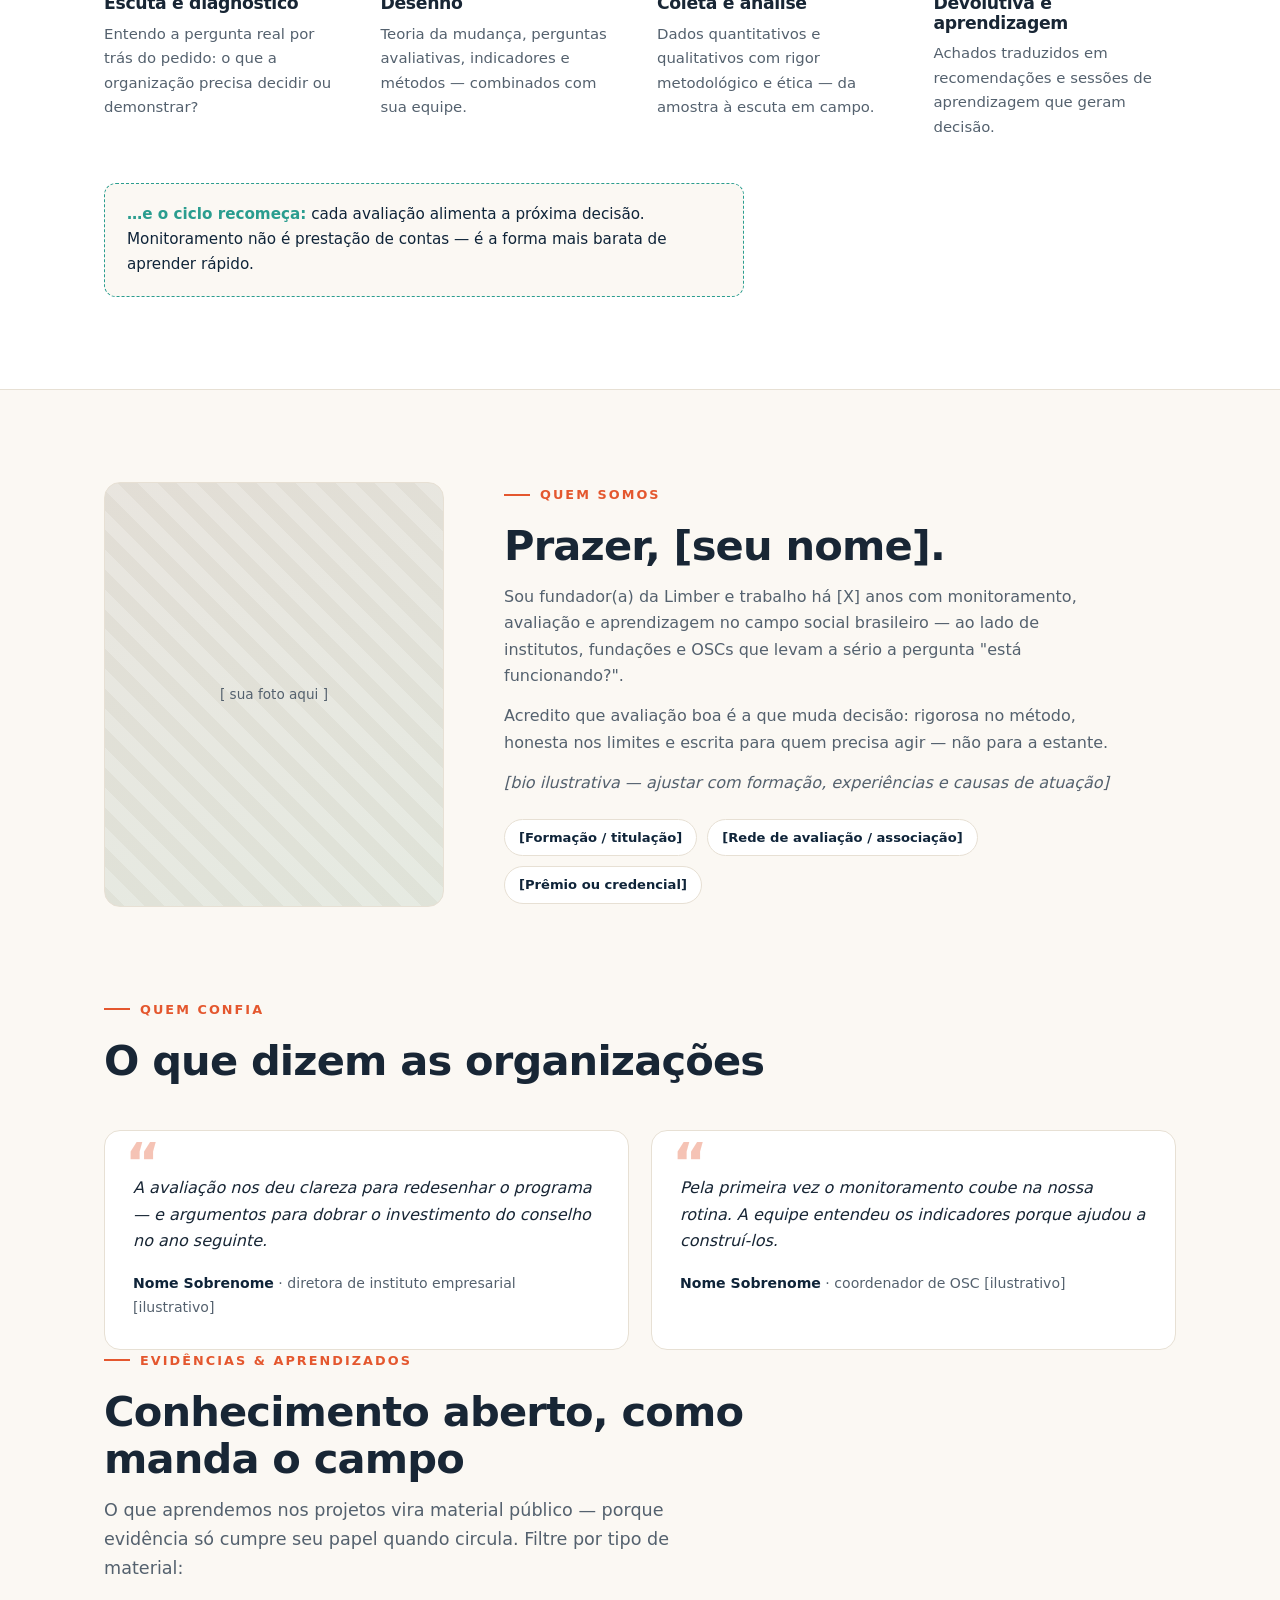
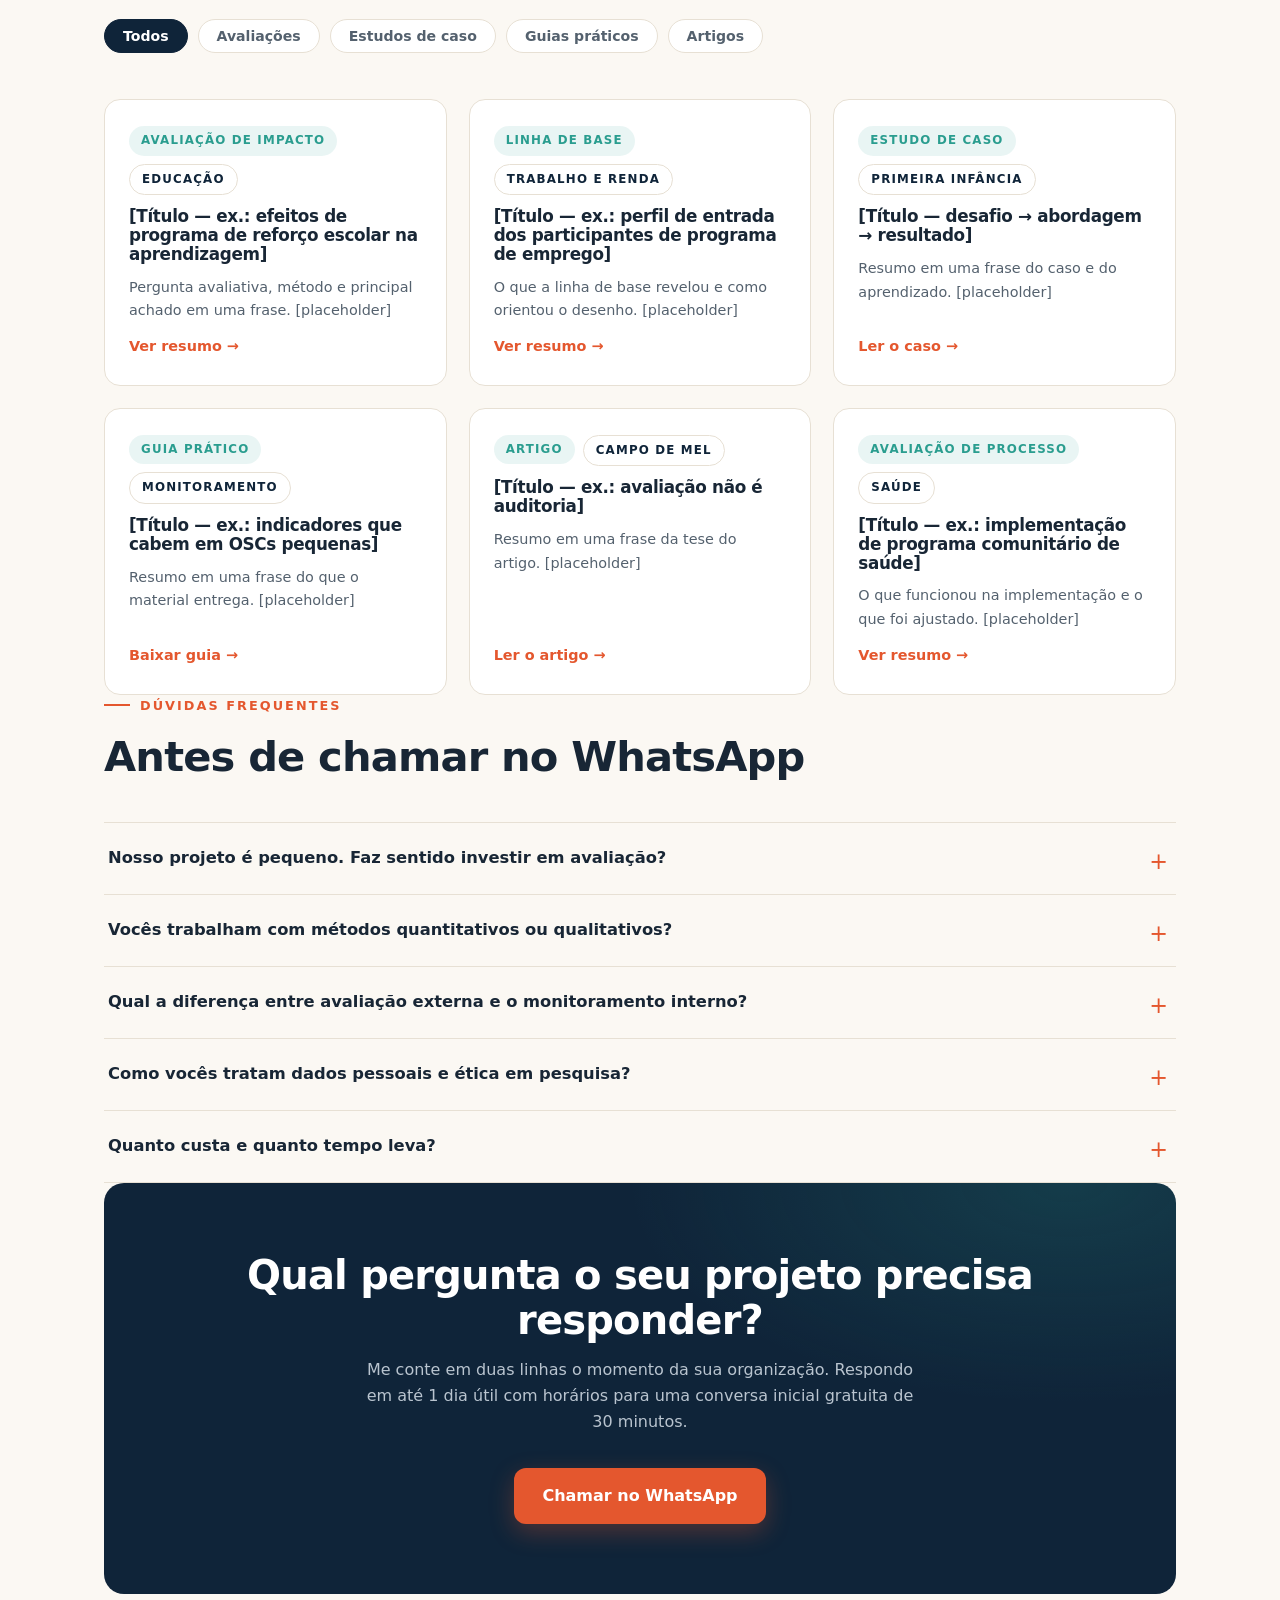
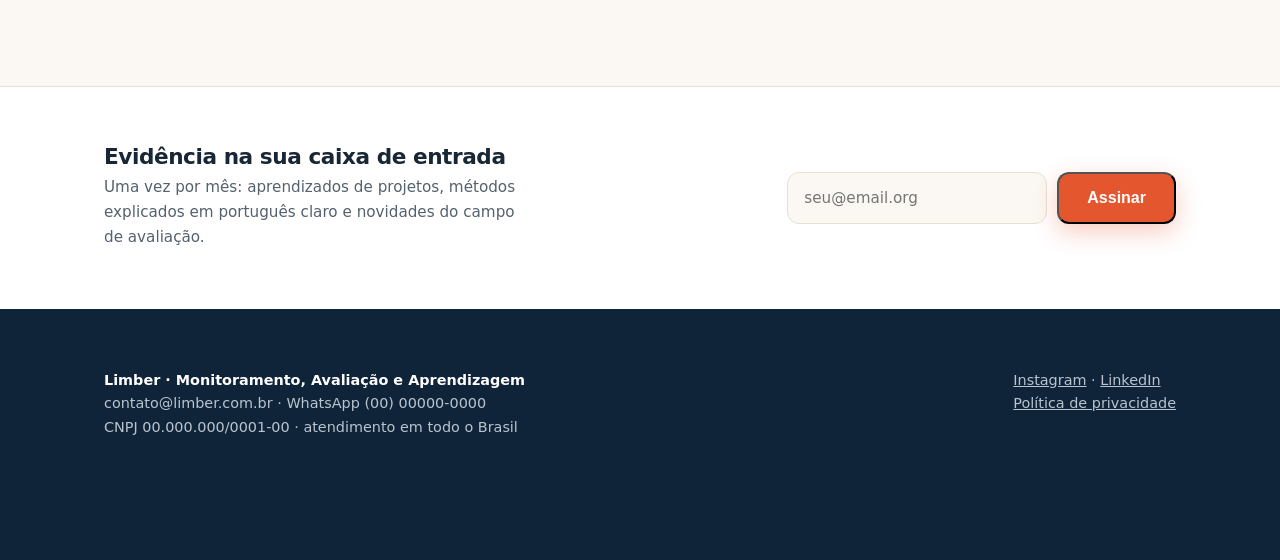
<file: mockup/index.html>
<!doctype html>
<html lang="pt-BR">
<head>
<meta charset="utf-8">
<meta name="viewport" content="width=device-width, initial-scale=1">
<title>Limber — Monitoramento, Avaliação e Aprendizagem</title>
<meta name="description" content="Consultoria em monitoramento, avaliação e aprendizagem (MEL) para institutos, fundações, OSCs e negócios de impacto. Evidências para decidir melhor. [mockup]">
<!--
  MOCKUP v2 — design baseado no benchmarking de consultorias MEL/MEAL
  (ver BENCHMARKING-MEL.md). Textos ilustrativos, números e clientes são
  placeholders. Arquivo único, sem dependências externas.

  Decisões vindas do benchmarking:
  - Herói com a fórmula do setor: transformação + evidência/aprendizagem + para quem
  - 4 linhas clássicas de serviço MEL
  - Método apresentado como ciclo (escuta → desenho → coleta/análise → aprendizagem)
  - Prova social em 3 camadas: números, organizações, publicações
  - Seção de aprendizados/publicações (sinal de senioridade no campo)
  - FAQ com objeções típicas do setor (quali vs quanti, LGPD, porte, externa vs interna)

  Elementos inspirados na estrutura do J-PAL (povertyactionlab.org):
  - Organização por SETORES de atuação (J-PAL estrutura tudo em 11 setores)
  - Hub de evidências com filtros (mini-versão do banco de avaliações/policy insights)
  - Números de impacto rotulados ("nosso trabalho em números")
  - Newsletter no pé de página (J-PAL usa newsletters como canal central)
-->
<style>
  :root{
    --paper:#fbf8f3;
    --ink:#182635;
    --muted:#54616e;
    --navy:#0f2439;
    --navy-2:#16334f;
    --coral:#e4572e;
    --coral-dark:#c2451f;
    --teal:#2a9d8f;
    --line:#e7e0d4;
    --card:#ffffff;
    --on-dark:#f4efe7;
    --on-dark-muted:#b9c4cf;
    --radius:16px;
    --max:1120px;
  }
  *{box-sizing:border-box;margin:0;padding:0}
  html{scroll-behavior:smooth}
  body{
    font-family:system-ui,-apple-system,"Segoe UI",Roboto,Helvetica,Arial,sans-serif;
    background:var(--paper);color:var(--ink);line-height:1.65;
    -webkit-font-smoothing:antialiased;
  }
  h1,h2,h3{font-weight:800;line-height:1.12;letter-spacing:-.02em}
  a{color:inherit}
  .wrap{max-width:var(--max);margin:0 auto;padding:0 24px}
  section{padding:92px 0}
  .kicker{
    display:flex;align-items:center;gap:10px;
    font-size:.8rem;font-weight:700;letter-spacing:.16em;text-transform:uppercase;
    color:var(--coral);margin-bottom:18px;
  }
  .kicker::before{content:"";width:26px;height:2px;background:var(--coral);flex:none}
  .lead{color:var(--muted);font-size:1.1rem;max-width:58ch}
  h2.title{font-size:clamp(1.8rem,3.9vw,2.6rem);max-width:26ch;margin-bottom:14px}
  .btn{
    display:inline-block;padding:15px 28px;border-radius:12px;text-decoration:none;
    font-weight:700;font-size:1rem;transition:transform .15s,box-shadow .15s,background .15s;
  }
  .btn:hover{transform:translateY(-2px)}
  .btn-coral{background:var(--coral);color:#fff;box-shadow:0 8px 24px rgba(228,87,46,.3)}
  .btn-coral:hover{background:var(--coral-dark)}
  .btn-outline-dark{border:1.5px solid rgba(244,239,231,.45);color:var(--on-dark)}
  .btn-outline{border:1.5px solid var(--line);color:var(--ink);background:var(--card)}

  /* ===== Header ===== */
  header{
    position:sticky;top:0;z-index:50;
    background:rgba(15,36,57,.92);backdrop-filter:blur(10px);
    border-bottom:1px solid rgba(255,255,255,.08);
  }
  .nav{display:flex;align-items:center;justify-content:space-between;height:66px}
  .logo{font-size:1.35rem;font-weight:800;letter-spacing:-.02em;text-decoration:none;color:var(--on-dark)}
  .logo i{font-style:normal;color:var(--coral)}
  .nav ul{display:flex;gap:26px;list-style:none}
  .nav ul a{text-decoration:none;font-size:.93rem;color:var(--on-dark-muted)}
  .nav ul a:hover{color:#fff}
  .nav .btn{padding:9px 18px;font-size:.88rem;box-shadow:none}
  @media(max-width:820px){.nav ul{display:none}}

  /* ===== Herói (fundo navy, fórmula do setor) ===== */
  .hero{
    background:
      radial-gradient(1100px 500px at 85% -10%, rgba(42,157,143,.18), transparent 60%),
      radial-gradient(900px 480px at -10% 110%, rgba(228,87,46,.14), transparent 55%),
      var(--navy);
    color:var(--on-dark);padding:104px 0 96px;
  }
  .hero .wrap{display:grid;grid-template-columns:1.25fr .75fr;gap:64px;align-items:center}
  @media(max-width:900px){.hero .wrap{grid-template-columns:1fr}}
  .hero .eyebrow{
    display:inline-block;font-size:.78rem;font-weight:700;letter-spacing:.16em;
    text-transform:uppercase;color:var(--teal);margin-bottom:20px;
  }
  .hero h1{font-size:clamp(2.3rem,5.2vw,3.7rem);max-width:17ch;margin-bottom:22px;color:#fff}
  .hero h1 em{font-style:normal;color:var(--coral);}
  .hero p.sub{color:var(--on-dark-muted);font-size:1.14rem;max-width:54ch;margin-bottom:36px}
  .hero .actions{display:flex;gap:14px;flex-wrap:wrap}
  .hero .micro{margin-top:24px;font-size:.87rem;color:var(--on-dark-muted)}

  /* gráfico decorativo: dados → decisão → aprendizagem */
  .chart{display:flex;flex-direction:column;gap:14px;align-items:flex-start}
  .bars{display:flex;align-items:flex-end;gap:10px;height:190px}
  .bars i{width:34px;border-radius:8px 8px 4px 4px;background:rgba(244,239,231,.16)}
  .bars i:nth-child(1){height:26%}
  .bars i:nth-child(2){height:40%}
  .bars i:nth-child(3){height:34%}
  .bars i:nth-child(4){height:58%}
  .bars i:nth-child(5){height:72%}
  .bars i:nth-child(6){height:92%;background:linear-gradient(180deg,var(--coral),var(--coral-dark))}
  .chart small{color:var(--on-dark-muted);font-size:.82rem;letter-spacing:.08em;text-transform:uppercase}
  @media(max-width:900px){.chart{display:none}}

  /* ===== Prova social: números do campo ===== */
  .proof{background:var(--card);border-bottom:1px solid var(--line);padding:38px 0}
  .proof .wrap{display:grid;grid-template-columns:repeat(4,1fr);gap:28px}
  @media(max-width:760px){.proof .wrap{grid-template-columns:1fr 1fr}}
  .stat b{display:block;font-size:2rem;font-weight:800;letter-spacing:-.02em;color:var(--navy)}
  .stat b span{color:var(--coral)}
  .stat{font-size:.9rem;color:var(--muted)}

  /* ===== Para quem ===== */
  .publics{display:flex;gap:12px;flex-wrap:wrap;margin-top:30px}
  .publics span{
    background:var(--card);border:1px solid var(--line);border-radius:999px;
    padding:9px 18px;font-size:.92rem;font-weight:600;color:var(--navy);
  }

  /* ===== Serviços: 4 linhas clássicas de MEL ===== */
  .services{display:grid;grid-template-columns:repeat(2,1fr);gap:22px;margin-top:46px}
  @media(max-width:760px){.services{grid-template-columns:1fr}}
  .svc{
    background:var(--card);border:1px solid var(--line);border-radius:var(--radius);
    padding:32px 28px;position:relative;overflow:hidden;
  }
  .svc::before{content:"";position:absolute;left:0;top:0;bottom:0;width:5px;background:var(--coral)}
  .svc:nth-child(2)::before{background:var(--teal)}
  .svc:nth-child(3)::before{background:var(--navy)}
  .svc:nth-child(4)::before{background:#d9a404}
  .svc .num{font-size:.8rem;font-weight:700;letter-spacing:.14em;color:var(--muted);text-transform:uppercase}
  .svc h3{font-size:1.28rem;margin:8px 0 12px}
  .svc p{color:var(--muted);font-size:.98rem;margin-bottom:14px}
  .svc .deliver{font-size:.86rem;color:var(--navy);background:var(--paper);
    border:1px solid var(--line);border-radius:10px;padding:10px 14px}
  .svc .deliver b{font-weight:700}

  /* ===== Método: ciclo de MEL ===== */
  .method{background:var(--card);border-top:1px solid var(--line);border-bottom:1px solid var(--line)}
  .cycle{display:grid;grid-template-columns:repeat(4,1fr);gap:34px;margin-top:52px}
  @media(max-width:860px){.cycle{grid-template-columns:1fr 1fr}}
  @media(max-width:560px){.cycle{grid-template-columns:1fr}}
  .cstep{position:relative}
  .cstep .bubble{
    width:52px;height:52px;border-radius:50%;display:flex;align-items:center;justify-content:center;
    background:var(--navy);color:#fff;font-weight:800;font-size:1.05rem;margin-bottom:16px;
  }
  .cstep:nth-child(4) .bubble{background:var(--coral)}
  .cstep::after{
    content:"→";position:absolute;top:12px;right:-24px;color:var(--coral);
    font-size:1.4rem;font-weight:700;
  }
  .cstep:last-child::after{content:""}
  @media(max-width:860px){.cstep::after{content:""}}
  .cstep h3{font-size:1.08rem;margin-bottom:8px}
  .cstep p{color:var(--muted);font-size:.93rem}
  .cycle-note{
    margin-top:44px;background:var(--paper);border:1px dashed var(--teal);
    border-radius:12px;padding:18px 22px;font-size:.95rem;color:var(--navy);max-width:640px;
  }
  .cycle-note b{color:var(--teal)}

  /* ===== Sobre ===== */
  .about .wrap{display:grid;grid-template-columns:340px 1fr;gap:60px;align-items:center}
  @media(max-width:860px){.about .wrap{grid-template-columns:1fr}}
  .portrait{
    aspect-ratio:4/5;border-radius:var(--radius);border:1px solid var(--line);
    background:
      linear-gradient(160deg, rgba(15,36,57,.06), rgba(42,157,143,.08)),
      repeating-linear-gradient(45deg,#efe9df,#efe9df 14px,#f6f1e9 14px,#f6f1e9 28px);
    display:flex;align-items:center;justify-content:center;color:var(--muted);font-size:.85rem;
  }
  .about p{color:var(--muted);margin-bottom:14px;max-width:60ch}
  .badges{display:flex;gap:10px;flex-wrap:wrap;margin-top:22px}
  .badges span{font-size:.82rem;font-weight:600;color:var(--navy);
    background:var(--card);border:1px solid var(--line);border-radius:999px;padding:7px 14px}

  /* ===== Depoimentos ===== */
  .quotes{display:grid;grid-template-columns:1fr 1fr;gap:22px;margin-top:46px}
  @media(max-width:760px){.quotes{grid-template-columns:1fr}}
  blockquote{
    background:var(--card);border:1px solid var(--line);border-radius:var(--radius);
    padding:30px 28px;position:relative;
  }
  blockquote::before{
    content:"“";position:absolute;top:6px;left:20px;font-size:3.4rem;
    color:var(--coral);opacity:.35;font-weight:800;line-height:1;
  }
  blockquote p{font-style:italic;margin:14px 0 18px;color:var(--ink)}
  blockquote footer{font-size:.88rem;color:var(--muted)}
  blockquote footer b{color:var(--navy);font-style:normal}

  /* ===== Aprendizados / publicações ===== */
  .pubs{display:grid;grid-template-columns:repeat(3,1fr);gap:22px;margin-top:46px}
  @media(max-width:860px){.pubs{grid-template-columns:1fr}}
  .pub{
    background:var(--card);border:1px solid var(--line);border-radius:var(--radius);
    padding:26px 24px;display:flex;flex-direction:column;gap:12px;
  }
  .pub .tag{
    align-self:flex-start;font-size:.74rem;font-weight:700;letter-spacing:.1em;
    text-transform:uppercase;color:var(--teal);background:rgba(42,157,143,.1);
    border-radius:999px;padding:5px 12px;
  }
  .pub h3{font-size:1.05rem}
  .pub p{color:var(--muted);font-size:.9rem;flex:1}
  .pub a{font-size:.9rem;font-weight:700;color:var(--coral);text-decoration:none}

  /* ===== Setores (estrutura J-PAL: organização por setor) ===== */
  .sectors{display:grid;grid-template-columns:repeat(4,1fr);gap:16px;margin-top:46px}
  @media(max-width:860px){.sectors{grid-template-columns:repeat(2,1fr)}}
  @media(max-width:480px){.sectors{grid-template-columns:1fr}}
  .sector{
    background:var(--card);border:1px solid var(--line);border-radius:12px;
    padding:20px 18px;display:flex;flex-direction:column;gap:4px;
  }
  .sector b{font-size:.98rem;color:var(--navy);display:flex;align-items:center;gap:9px}
  .sector b::before{content:"";width:10px;height:10px;border-radius:3px;background:var(--teal);flex:none}
  .sector:nth-child(odd) b::before{background:var(--coral)}
  .sector small{color:var(--muted);font-size:.8rem;padding-left:19px}

  /* ===== Hub de evidências (mini banco de avaliações à la J-PAL) ===== */
  .filters{display:flex;gap:10px;flex-wrap:wrap;margin:36px 0 26px}
  .filters button{
    border:1.5px solid var(--line);background:var(--card);border-radius:999px;
    padding:8px 18px;font-size:.88rem;font-weight:600;color:var(--muted);
    cursor:pointer;font-family:inherit;transition:all .15s;
  }
  .filters button:hover{border-color:var(--navy);color:var(--navy)}
  .filters button.active{background:var(--navy);border-color:var(--navy);color:#fff}
  .pub .tags{display:flex;gap:8px;flex-wrap:wrap}
  .pub .tag-sector{
    align-self:flex-start;font-size:.74rem;font-weight:700;letter-spacing:.1em;
    text-transform:uppercase;color:var(--navy);border:1px solid var(--line);
    border-radius:999px;padding:5px 12px;
  }
  .pub[hidden]{display:none}

  /* ===== Newsletter (canal central no J-PAL) ===== */
  .newsletter{background:var(--card);border-top:1px solid var(--line);padding:58px 0;margin-top:92px}
  .newsletter .wrap{display:flex;justify-content:space-between;align-items:center;gap:30px;flex-wrap:wrap}
  .newsletter h3{font-size:1.35rem;margin-bottom:6px}
  .newsletter p{color:var(--muted);font-size:.95rem;max-width:44ch}
  .newsletter form{display:flex;gap:10px;flex-wrap:wrap}
  .newsletter input{
    padding:13px 16px;border:1.5px solid var(--line);border-radius:12px;
    font-size:.95rem;min-width:260px;background:var(--paper);font-family:inherit;
  }
  .newsletter input:focus{outline:2px solid var(--teal);border-color:transparent}

  /* ===== FAQ ===== */
  .faq details{border-bottom:1px solid var(--line);padding:22px 4px}
  .faq details:first-of-type{border-top:1px solid var(--line);margin-top:42px}
  .faq summary{cursor:pointer;font-weight:700;font-size:1.02rem;list-style:none;position:relative;padding-right:34px}
  .faq summary::-webkit-details-marker{display:none}
  .faq summary::after{content:"+";position:absolute;right:4px;top:-2px;color:var(--coral);font-size:1.4rem;font-weight:400}
  .faq details[open] summary::after{content:"–"}
  .faq details p{color:var(--muted);margin-top:12px;max-width:68ch}

  /* ===== CTA final ===== */
  .cta{
    background:
      radial-gradient(800px 400px at 90% 0%, rgba(42,157,143,.2), transparent 55%),
      var(--navy);
    color:var(--on-dark);border-radius:20px;padding:70px 44px;text-align:center;
  }
  .cta h2{font-size:clamp(1.7rem,3.8vw,2.5rem);margin-bottom:14px;color:#fff}
  .cta p{color:var(--on-dark-muted);margin:0 auto 32px;max-width:54ch}

  /* ===== Rodapé ===== */
  footer.site{background:var(--navy);color:var(--on-dark-muted);padding:60px 0 120px;font-size:.9rem}
  footer.site .wrap{display:flex;justify-content:space-between;gap:28px;flex-wrap:wrap}
  footer.site strong{color:#fff}
  footer.site a{color:var(--on-dark-muted)}
  footer.site a:hover{color:#fff}

  /* ===== WhatsApp flutuante ===== */
  .whats{
    position:fixed;right:18px;bottom:18px;z-index:60;width:58px;height:58px;border-radius:50%;
    background:#25d366;display:flex;align-items:center;justify-content:center;
    box-shadow:0 8px 22px rgba(0,0,0,.3);text-decoration:none;
  }
  .whats svg{width:30px;height:30px;fill:#fff}
</style>
</head>
<body>

<header>
  <div class="wrap nav">
    <a class="logo" href="#">Limber<i>.</i></a>
    <ul>
      <li><a href="#servicos">O que fazemos</a></li>
      <li><a href="#setores">Setores</a></li>
      <li><a href="#metodo">Como trabalhamos</a></li>
      <li><a href="#evidencias">Evidências</a></li>
      <li><a href="#sobre">Quem somos</a></li>
      <li><a href="#faq">Dúvidas</a></li>
    </ul>
    <a class="btn btn-coral" href="#contato">Agendar conversa</a>
  </div>
</header>

<main>

  <!-- HERÓI: fórmula do setor — transformação + evidência/aprendizagem + para quem -->
  <div class="hero">
    <div class="wrap">
      <div>
        <span class="eyebrow">Consultoria em monitoramento, avaliação e aprendizagem</span>
        <h1>Evidências para decidir melhor. <em>Aprendizagem</em> para ir mais longe.</h1>
        <p class="sub">
          A Limber apoia institutos, fundações, OSCs e negócios de impacto a transformar
          dados em decisão e aprendizado — da teoria da mudança à avaliação de impacto.
        </p>
        <div class="actions">
          <a class="btn btn-coral" href="https://wa.me/5500000000000?text=Ol%C3%A1!%20Vim%20pelo%20site%20da%20Limber%20e%20quero%20conversar%20sobre%20monitoramento%20e%20avalia%C3%A7%C3%A3o.">Falar no WhatsApp</a>
          <a class="btn btn-outline-dark" href="#metodo">Conhecer o ciclo de trabalho</a>
        </div>
        <p class="micro">Conversa inicial gratuita · atendimento em todo o Brasil</p>
      </div>
      <div class="chart" aria-hidden="true">
        <div class="bars"><i></i><i></i><i></i><i></i><i></i><i></i></div>
        <small>dados → decisão → aprendizagem</small>
      </div>
    </div>
  </div>

  <!-- PROVA SOCIAL: números rotulados, como o bloco de impacto do J-PAL -->
  <div class="proof">
    <div class="wrap" style="margin-bottom:16px">
      <span class="kicker">Nosso trabalho em números</span>
    </div>
    <div class="wrap">
      <div class="stat"><b>+30<span>*</span></b> avaliações e estudos realizados</div>
      <div class="stat"><b>+20<span>*</span></b> organizações sociais atendidas</div>
      <div class="stat"><b>+10<span>*</span></b> estados alcançados pelos projetos</div>
      <div class="stat"><b>+8<span>*</span></b> anos no campo social <span style="font-size:.75rem">(*números ilustrativos)</span></div>
    </div>
  </div>

  <!-- PARA QUEM -->
  <section class="wrap" style="padding-bottom:20px">
    <span class="kicker">Para quem</span>
    <h2 class="title">Feita para quem financia, executa ou apoia transformação social</h2>
    <p class="lead">Cada tipo de organização chega com uma pergunta diferente — "está funcionando?",
      "o que aprendemos?", "como demonstrar o impacto?" — e o trabalho começa por ela.</p>
    <div class="publics">
      <span>Institutos e fundações</span>
      <span>OSCs e coletivos</span>
      <span>Negócios de impacto</span>
      <span>Empresas com ISP/ESG</span>
      <span>Setor público</span>
    </div>
  </section>

  <!-- SETORES: organização temática à la J-PAL (que estrutura tudo em 11 setores) -->
  <section id="setores" class="wrap">
    <span class="kicker">Setores de atuação</span>
    <h2 class="title">Evidência com contexto: os temas onde já atuamos</h2>
    <p class="lead">Cada setor tem suas métricas, seus atores e sua literatura. A experiência
      setorial encurta o caminho entre a pergunta e o desenho certo. <em>[setores ilustrativos
      — ajustar à trajetória real]</em></p>
    <div class="sectors">
      <div class="sector"><b>Educação</b><small>[X] projetos</small></div>
      <div class="sector"><b>Saúde</b><small>[X] projetos</small></div>
      <div class="sector"><b>Primeira infância</b><small>[X] projetos</small></div>
      <div class="sector"><b>Trabalho e renda</b><small>[X] projetos</small></div>
      <div class="sector"><b>Meio ambiente e clima</b><small>[X] projetos</small></div>
      <div class="sector"><b>Gênero e equidade racial</b><small>[X] projetos</small></div>
      <div class="sector"><b>Proteção social</b><small>[X] projetos</small></div>
      <div class="sector"><b>Governança e participação</b><small>[X] projetos</small></div>
    </div>
  </section>

  <!-- SERVIÇOS: as 4 linhas clássicas de MEL identificadas no benchmarking -->
  <section id="servicos" class="wrap">
    <span class="kicker">O que fazemos</span>
    <h2 class="title">Quatro formas de gerar evidência e aprendizado</h2>
    <div class="services">
      <div class="svc">
        <span class="num">01 · Estruturar</span>
        <h3>Sistemas de monitoramento &amp; teoria da mudança</h3>
        <p>Desenho da teoria da mudança, matriz de indicadores e rotinas de coleta que cabem
          na realidade da sua equipe — para acompanhar o que importa sem burocratizar.</p>
        <div class="deliver"><b>Você sai com:</b> teoria da mudança validada + painel de indicadores + plano de M&amp;A</div>
      </div>
      <div class="svc">
        <span class="num">02 · Avaliar</span>
        <h3>Estudos e avaliações</h3>
        <p>Linha de base, avaliação de processo, de resultados e de impacto, com métodos
          quantitativos e qualitativos combinados conforme a pergunta e o orçamento.</p>
        <div class="deliver"><b>Você sai com:</b> respostas confiáveis + recomendações acionáveis + evidências para financiadores</div>
      </div>
      <div class="svc">
        <span class="num">03 · Aprender</span>
        <h3>Aprendizagem institucional</h3>
        <p>Agendas de aprendizagem, devolutivas participativas e gestão do conhecimento
          para que os achados virem decisão — e não relatório na gaveta.</p>
        <div class="deliver"><b>Você sai com:</b> ciclos de reflexão implantados + memória institucional viva</div>
      </div>
      <div class="svc">
        <span class="num">04 · Capacitar</span>
        <h3>Formação de equipes</h3>
        <p>Oficinas e trilhas de formação em monitoramento, avaliação e cultura de dados,
          para a organização ganhar autonomia depois da consultoria.</p>
        <div class="deliver"><b>Você sai com:</b> equipe apta a manter o sistema + materiais de referência próprios</div>
      </div>
    </div>
  </section>

  <!-- MÉTODO: ciclo de MEL -->
  <section id="metodo" class="method">
    <div class="wrap">
      <span class="kicker">Como trabalhamos</span>
      <h2 class="title">Um ciclo, não uma linha de produção</h2>
      <p class="lead">O mesmo caminho das melhores práticas internacionais de MEL, adaptado ao porte
        e ao momento de cada organização.</p>
      <div class="cycle">
        <div class="cstep">
          <div class="bubble">1</div>
          <h3>Escuta e diagnóstico</h3>
          <p>Entendo a pergunta real por trás do pedido: o que a organização precisa decidir ou demonstrar?</p>
        </div>
        <div class="cstep">
          <div class="bubble">2</div>
          <h3>Desenho</h3>
          <p>Teoria da mudança, perguntas avaliativas, indicadores e métodos — combinados com sua equipe.</p>
        </div>
        <div class="cstep">
          <div class="bubble">3</div>
          <h3>Coleta e análise</h3>
          <p>Dados quantitativos e qualitativos com rigor metodológico e ética — da amostra à escuta em campo.</p>
        </div>
        <div class="cstep">
          <div class="bubble">4</div>
          <h3>Devolutiva e aprendizagem</h3>
          <p>Achados traduzidos em recomendações e sessões de aprendizagem que geram decisão.</p>
        </div>
      </div>
      <div class="cycle-note">
        <b>…e o ciclo recomeça:</b> cada avaliação alimenta a próxima decisão. Monitoramento não é
        prestação de contas — é a forma mais barata de aprender rápido.
      </div>
    </div>
  </section>

  <!-- SOBRE -->
  <section id="sobre" class="about">
    <div class="wrap">
      <div class="portrait">[ sua foto aqui ]</div>
      <div>
        <span class="kicker">Quem somos</span>
        <h2 class="title">Prazer, [seu nome].</h2>
        <p>Sou fundador(a) da Limber e trabalho há [X] anos com monitoramento, avaliação e
          aprendizagem no campo social brasileiro — ao lado de institutos, fundações e OSCs
          que levam a sério a pergunta "está funcionando?".</p>
        <p>Acredito que avaliação boa é a que muda decisão: rigorosa no método, honesta nos
          limites e escrita para quem precisa agir — não para a estante.</p>
        <p><em>[bio ilustrativa — ajustar com formação, experiências e causas de atuação]</em></p>
        <div class="badges">
          <span>[Formação / titulação]</span>
          <span>[Rede de avaliação / associação]</span>
          <span>[Prêmio ou credencial]</span>
        </div>
      </div>
    </div>
  </section>

  <!-- DEPOIMENTOS: prova por tipo de organização -->
  <section class="wrap">
    <span class="kicker">Quem confia</span>
    <h2 class="title">O que dizem as organizações</h2>
    <div class="quotes">
      <blockquote>
        <p>A avaliação nos deu clareza para redesenhar o programa — e argumentos para dobrar
          o investimento do conselho no ano seguinte.</p>
        <footer><b>Nome Sobrenome</b> · diretora de instituto empresarial [ilustrativo]</footer>
      </blockquote>
      <blockquote>
        <p>Pela primeira vez o monitoramento coube na nossa rotina. A equipe entendeu os
          indicadores porque ajudou a construí-los.</p>
        <footer><b>Nome Sobrenome</b> · coordenador de OSC [ilustrativo]</footer>
      </blockquote>
    </div>
  </section>

  <!-- HUB DE EVIDÊNCIAS: mini-versão do banco de avaliações/policy insights do J-PAL -->
  <section id="evidencias" class="wrap" style="padding-top:0">
    <span class="kicker">Evidências &amp; aprendizados</span>
    <h2 class="title">Conhecimento aberto, como manda o campo</h2>
    <p class="lead">O que aprendemos nos projetos vira material público — porque evidência
      só cumpre seu papel quando circula. Filtre por tipo de material:</p>
    <div class="filters" role="group" aria-label="Filtrar evidências por tipo">
      <button class="active" data-filter="todos">Todos</button>
      <button data-filter="avaliacao">Avaliações</button>
      <button data-filter="caso">Estudos de caso</button>
      <button data-filter="guia">Guias práticos</button>
      <button data-filter="artigo">Artigos</button>
    </div>
    <div class="pubs">
      <div class="pub" data-tags="avaliacao">
        <span class="tags"><span class="tag">Avaliação de impacto</span><span class="tag-sector">Educação</span></span>
        <h3>[Título — ex.: efeitos de programa de reforço escolar na aprendizagem]</h3>
        <p>Pergunta avaliativa, método e principal achado em uma frase. [placeholder]</p>
        <a href="#">Ver resumo →</a>
      </div>
      <div class="pub" data-tags="avaliacao">
        <span class="tags"><span class="tag">Linha de base</span><span class="tag-sector">Trabalho e renda</span></span>
        <h3>[Título — ex.: perfil de entrada dos participantes de programa de emprego]</h3>
        <p>O que a linha de base revelou e como orientou o desenho. [placeholder]</p>
        <a href="#">Ver resumo →</a>
      </div>
      <div class="pub" data-tags="caso">
        <span class="tags"><span class="tag">Estudo de caso</span><span class="tag-sector">Primeira infância</span></span>
        <h3>[Título — desafio → abordagem → resultado]</h3>
        <p>Resumo em uma frase do caso e do aprendizado. [placeholder]</p>
        <a href="#">Ler o caso →</a>
      </div>
      <div class="pub" data-tags="guia">
        <span class="tags"><span class="tag">Guia prático</span><span class="tag-sector">Monitoramento</span></span>
        <h3>[Título — ex.: indicadores que cabem em OSCs pequenas]</h3>
        <p>Resumo em uma frase do que o material entrega. [placeholder]</p>
        <a href="#">Baixar guia →</a>
      </div>
      <div class="pub" data-tags="artigo">
        <span class="tags"><span class="tag">Artigo</span><span class="tag-sector">Campo de MEL</span></span>
        <h3>[Título — ex.: avaliação não é auditoria]</h3>
        <p>Resumo em uma frase da tese do artigo. [placeholder]</p>
        <a href="#">Ler o artigo →</a>
      </div>
      <div class="pub" data-tags="avaliacao">
        <span class="tags"><span class="tag">Avaliação de processo</span><span class="tag-sector">Saúde</span></span>
        <h3>[Título — ex.: implementação de programa comunitário de saúde]</h3>
        <p>O que funcionou na implementação e o que foi ajustado. [placeholder]</p>
        <a href="#">Ver resumo →</a>
      </div>
    </div>
  </section>

  <!-- FAQ: objeções típicas do setor -->
  <section id="faq" class="wrap faq" style="padding-top:0">
    <span class="kicker">Dúvidas frequentes</span>
    <h2 class="title">Antes de chamar no WhatsApp</h2>
    <details>
      <summary>Nosso projeto é pequeno. Faz sentido investir em avaliação?</summary>
      <p>Sim — o desenho é que muda. Para projetos menores, montamos sistemas enxutos de
        monitoramento e avaliações proporcionais ao orçamento, priorizando as perguntas que
        realmente mudam decisão.</p>
    </details>
    <details>
      <summary>Vocês trabalham com métodos quantitativos ou qualitativos?</summary>
      <p>Com os dois, combinados conforme a pergunta avaliativa. Números dizem "quanto";
        escuta qualitativa diz "por quê". As melhores respostas costumam precisar dos dois.</p>
    </details>
    <details>
      <summary>Qual a diferença entre avaliação externa e o monitoramento interno?</summary>
      <p>O monitoramento é contínuo e feito pela sua equipe (nós ajudamos a estruturar).
        A avaliação externa traz olhar independente e credibilidade junto a financiadores —
        os dois se complementam.</p>
    </details>
    <details>
      <summary>Como vocês tratam dados pessoais e ética em pesquisa?</summary>
      <p>Coleta com consentimento informado, anonimização e conformidade com a LGPD.
        Protocolos éticos fazem parte do desenho de qualquer estudo, especialmente com
        crianças, adolescentes e populações em vulnerabilidade.</p>
    </details>
    <details>
      <summary>Quanto custa e quanto tempo leva?</summary>
      <p>Depende do escopo: um plano de monitoramento é mais rápido; uma avaliação de impacto
        pede mais fôlego. Após a conversa inicial gratuita, você recebe proposta com escopo,
        prazo e valores fechados.</p>
    </details>
  </section>

  <!-- CTA FINAL -->
  <section id="contato" class="wrap" style="padding-top:0">
    <div class="cta">
      <h2>Qual pergunta o seu projeto precisa responder?</h2>
      <p>Me conte em duas linhas o momento da sua organização. Respondo em até 1 dia útil
        com horários para uma conversa inicial gratuita de 30 minutos.</p>
      <a class="btn btn-coral" href="https://wa.me/5500000000000?text=Ol%C3%A1!%20Vim%20pelo%20site%20da%20Limber%20e%20quero%20conversar%20sobre%20monitoramento%20e%20avalia%C3%A7%C3%A3o.">Chamar no WhatsApp</a>
    </div>
  </section>

  <!-- NEWSLETTER: canal central na estrutura do J-PAL -->
  <div class="newsletter">
    <div class="wrap">
      <div>
        <h3>Evidência na sua caixa de entrada</h3>
        <p>Uma vez por mês: aprendizados de projetos, métodos explicados em português claro
          e novidades do campo de avaliação.</p>
      </div>
      <form onsubmit="return false" aria-label="Assinar newsletter">
        <input type="email" placeholder="seu@email.org" aria-label="Seu e-mail">
        <button class="btn btn-coral" type="submit">Assinar</button>
      </form>
    </div>
  </div>

</main>

<footer class="site">
  <div class="wrap">
    <div>
      <strong>Limber · Monitoramento, Avaliação e Aprendizagem</strong><br>
      contato@limber.com.br · WhatsApp (00) 00000-0000<br>
      CNPJ 00.000.000/0001-00 · atendimento em todo o Brasil
    </div>
    <div>
      <a href="#">Instagram</a> · <a href="#">LinkedIn</a><br>
      <a href="#">Política de privacidade</a>
    </div>
  </div>
</footer>

<a class="whats" aria-label="Conversar no WhatsApp"
   href="https://wa.me/5500000000000?text=Ol%C3%A1!%20Vim%20pelo%20site%20da%20Limber.">
  <svg viewBox="0 0 32 32" aria-hidden="true"><path d="M16 3C9.4 3 4 8.3 4 14.9c0 2.6.8 5 2.3 7L4.2 28l6.3-2c1.7.9 3.6 1.4 5.5 1.4 6.6 0 12-5.3 12-11.9S22.6 3 16 3zm0 21.6c-1.7 0-3.4-.5-4.9-1.3l-.4-.2-3.7 1.2 1.2-3.5-.3-.4c-1.2-1.6-1.9-3.6-1.9-5.6 0-5.3 4.5-9.7 10-9.7s10 4.4 10 9.7-4.5 9.8-10 9.8zm5.5-7.3c-.3-.2-1.8-.9-2-1-.3-.1-.5-.2-.7.2-.2.3-.8 1-.9 1.1-.2.2-.3.2-.6.1-.3-.2-1.3-.5-2.4-1.5-.9-.8-1.5-1.8-1.7-2.1-.2-.3 0-.5.1-.6l.5-.5c.1-.2.2-.3.3-.5.1-.2 0-.4 0-.6-.1-.2-.7-1.7-1-2.3-.2-.6-.5-.5-.7-.5h-.6c-.2 0-.5.1-.8.4-.3.3-1 1-1 2.5s1.1 2.9 1.2 3.1c.2.2 2.1 3.2 5.1 4.5.7.3 1.3.5 1.7.6.7.2 1.4.2 1.9.1.6-.1 1.8-.7 2-1.4.2-.7.2-1.3.2-1.4-.1-.2-.3-.3-.6-.4z"/></svg>
</a>

<script>
  // Filtro do hub de evidências (inspirado no banco de avaliações do J-PAL)
  const filterBtns = document.querySelectorAll('.filters button');
  const pubCards = document.querySelectorAll('.pub');
  filterBtns.forEach(btn => btn.addEventListener('click', () => {
    filterBtns.forEach(b => b.classList.remove('active'));
    btn.classList.add('active');
    const f = btn.dataset.filter;
    pubCards.forEach(card => {
      card.hidden = f !== 'todos' && !card.dataset.tags.split(' ').includes(f);
    });
  }));
</script>

</body>
</html>
</file>
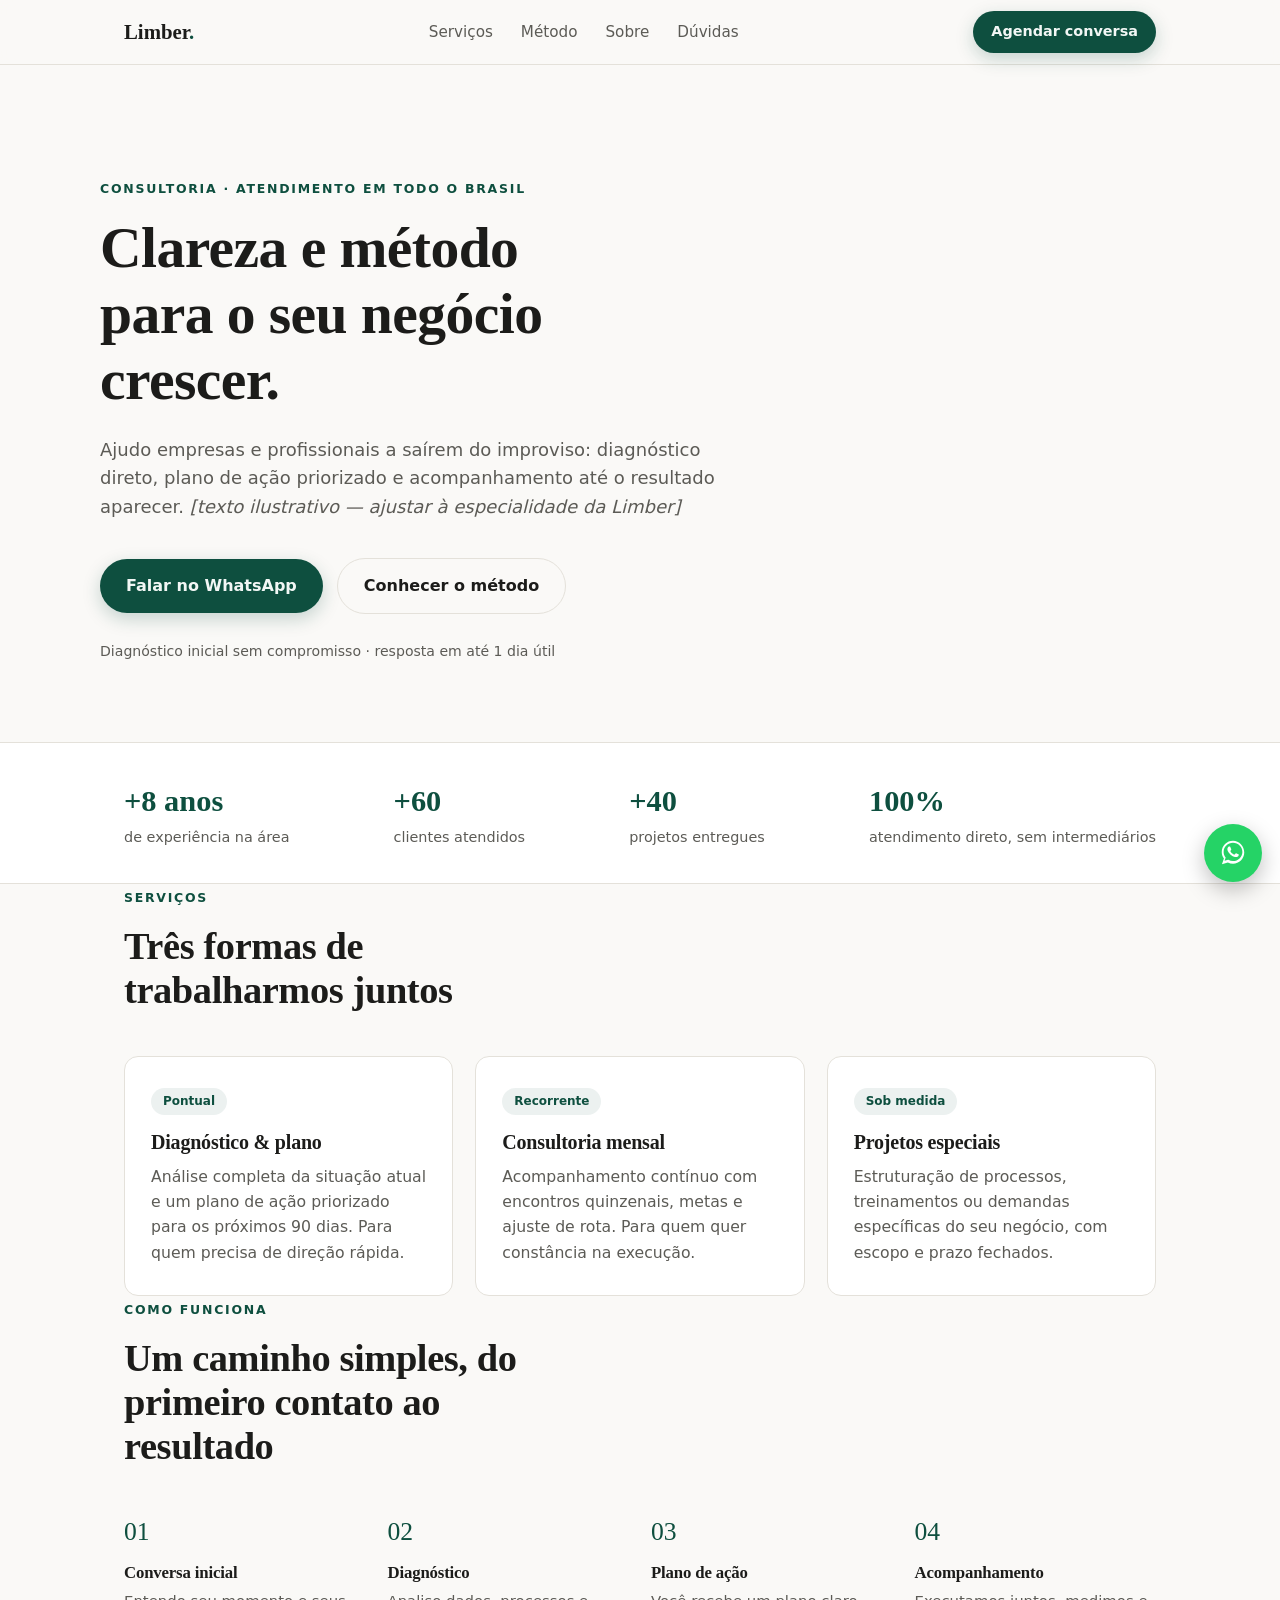
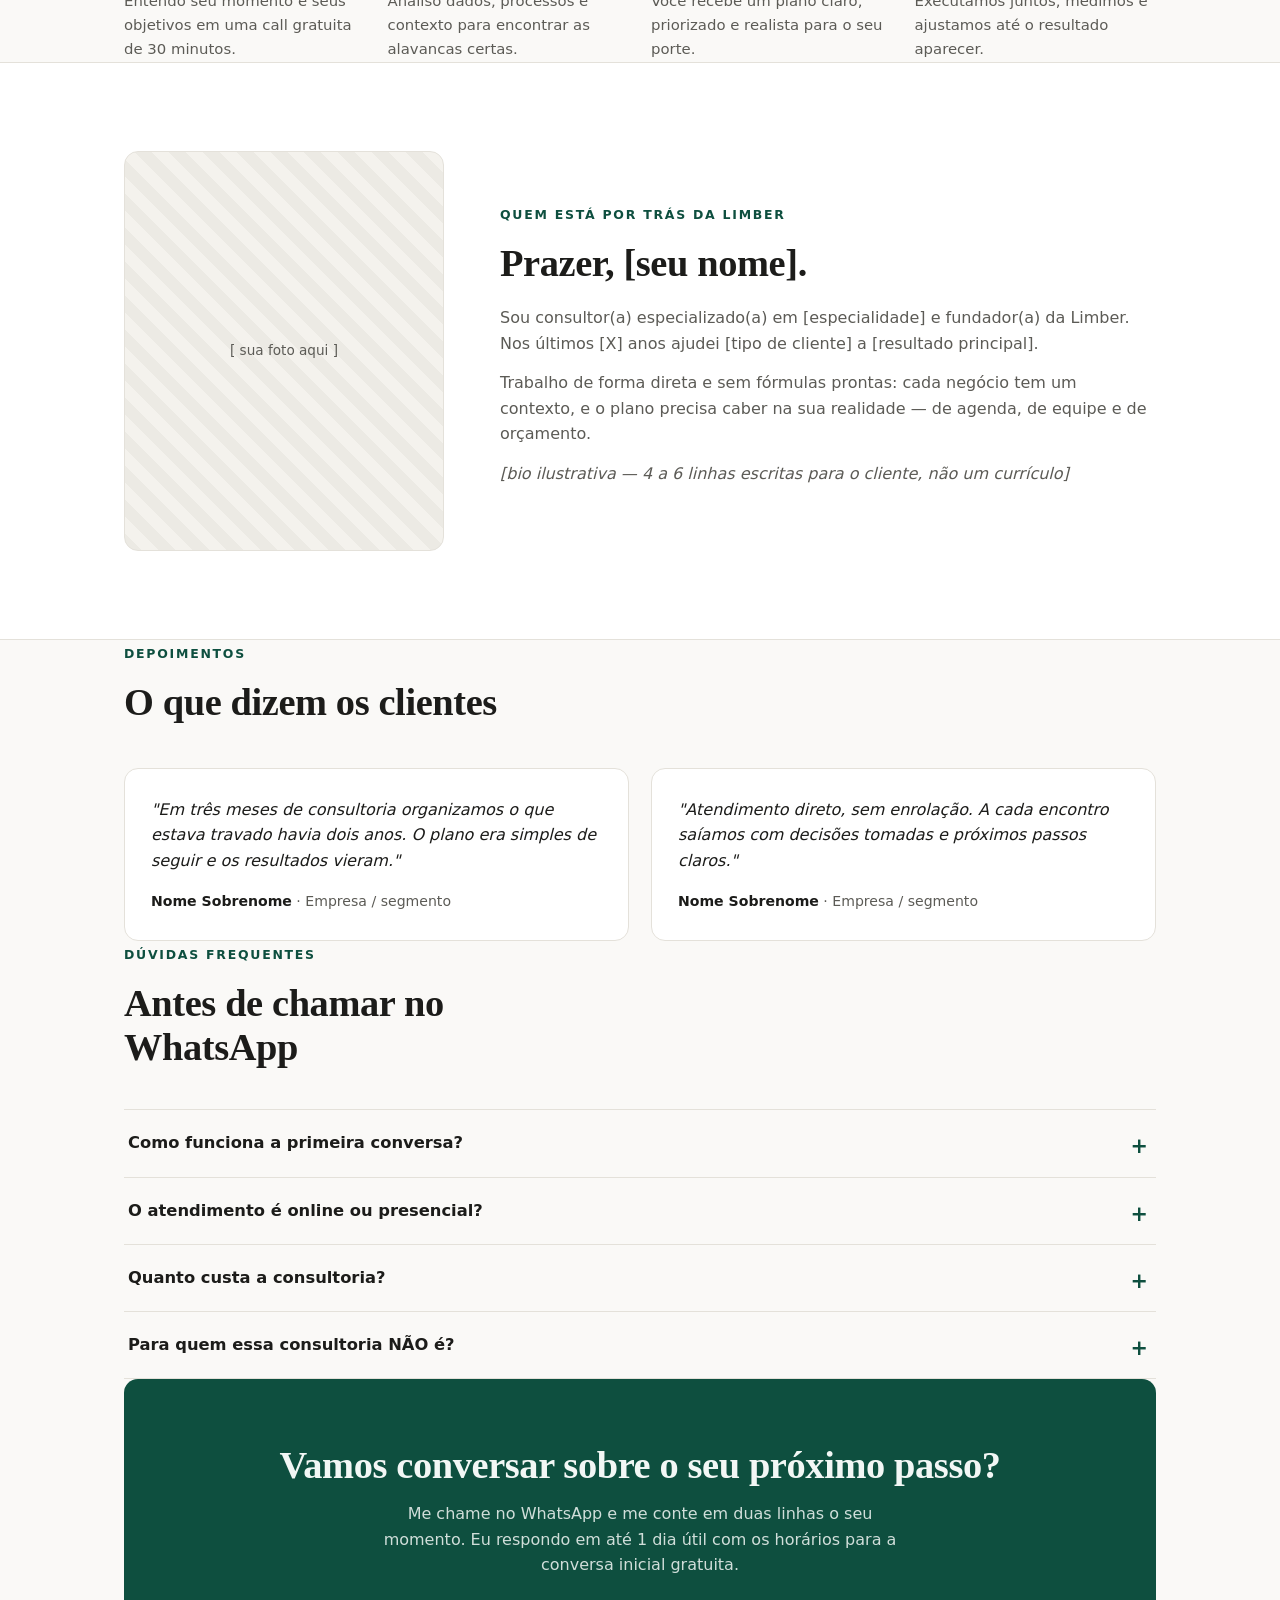
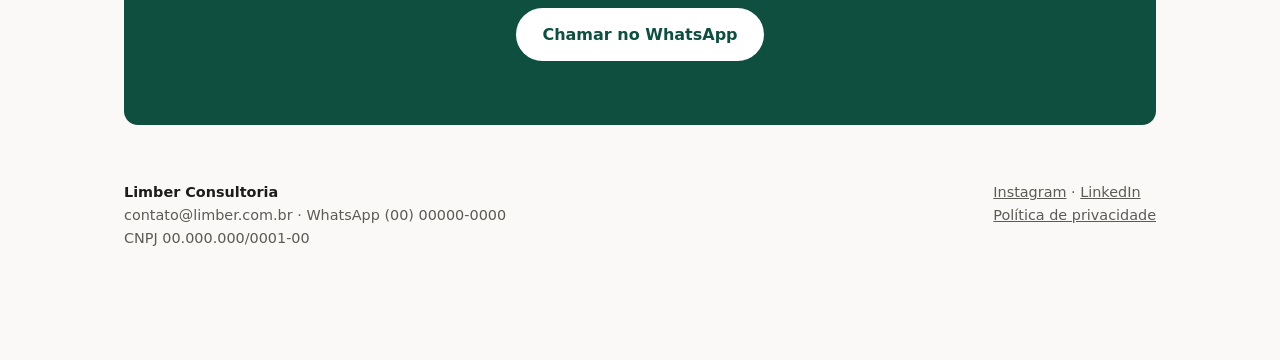
<file: mockup/v1-generico.html>
<!doctype html>
<html lang="pt-BR">
<head>
<meta charset="utf-8">
<meta name="viewport" content="width=device-width, initial-scale=1">
<title>Limber Consultoria — mockup do layout enxuto</title>
<meta name="description" content="Consultoria para negócios que querem crescer com clareza e método. Diagnóstico, plano e acompanhamento. [texto ilustrativo]">
<!--
  MOCKUP — textos ilustrativos, a ajustar ao posicionamento da Limber.
  Paleta e tipografia são propostas iniciais; trocar pela identidade da marca.
  Nenhuma dependência externa: um único arquivo, pronto para hospedar.
-->
<style>
  :root{
    --bg:#faf9f7;
    --ink:#1c1c1a;
    --muted:#5c5b56;
    --accent:#0e4f3f;
    --accent-ink:#f2f7f5;
    --line:#e4e1da;
    --card:#ffffff;
    --radius:14px;
    --max:1080px;
  }
  *{box-sizing:border-box;margin:0;padding:0}
  html{scroll-behavior:smooth}
  body{
    font-family:system-ui,-apple-system,"Segoe UI",Roboto,Helvetica,Arial,sans-serif;
    background:var(--bg);color:var(--ink);line-height:1.6;
    -webkit-font-smoothing:antialiased;
  }
  h1,h2,h3{font-family:Georgia,"Times New Roman",serif;font-weight:600;line-height:1.15;letter-spacing:-.01em}
  img{max-width:100%;display:block}
  a{color:inherit}
  .wrap{max-width:var(--max);margin:0 auto;padding:0 24px}
  section{padding:88px 0}
  .eyebrow{
    display:inline-block;font-size:.78rem;font-weight:600;letter-spacing:.14em;
    text-transform:uppercase;color:var(--accent);margin-bottom:16px;
  }
  .lead{color:var(--muted);font-size:1.125rem;max-width:56ch}
  .btn{
    display:inline-block;padding:14px 26px;border-radius:999px;text-decoration:none;
    font-weight:600;font-size:1rem;transition:transform .15s ease,box-shadow .15s ease;
  }
  .btn:hover{transform:translateY(-1px)}
  .btn-primary{background:var(--accent);color:var(--accent-ink);box-shadow:0 6px 18px rgba(14,79,63,.22)}
  .btn-ghost{border:1.5px solid var(--line);color:var(--ink);background:transparent}

  /* Header enxuto */
  header{
    position:sticky;top:0;z-index:50;background:rgba(250,249,247,.9);
    backdrop-filter:blur(8px);border-bottom:1px solid var(--line);
  }
  .nav{display:flex;align-items:center;justify-content:space-between;height:64px}
  .logo{font-family:Georgia,serif;font-size:1.3rem;font-weight:700;text-decoration:none}
  .logo span{color:var(--accent)}
  .nav ul{display:flex;gap:28px;list-style:none}
  .nav ul a{text-decoration:none;font-size:.95rem;color:var(--muted)}
  .nav ul a:hover{color:var(--ink)}
  .nav .btn{padding:9px 18px;font-size:.9rem}
  @media(max-width:760px){.nav ul{display:none}}

  /* Herói */
  .hero{padding:110px 0 80px}
  .hero h1{font-size:clamp(2.2rem,5.4vw,3.6rem);max-width:18ch;margin-bottom:22px}
  .hero .lead{margin-bottom:36px}
  .hero .actions{display:flex;gap:14px;flex-wrap:wrap;align-items:center}
  .hero .micro{margin-top:26px;font-size:.88rem;color:var(--muted)}

  /* Prova social */
  .proof{border-top:1px solid var(--line);border-bottom:1px solid var(--line);padding:34px 0;background:var(--card)}
  .proof .wrap{display:flex;gap:32px;flex-wrap:wrap;justify-content:space-between;align-items:center}
  .stat b{display:block;font-family:Georgia,serif;font-size:1.9rem;color:var(--accent)}
  .stat{font-size:.9rem;color:var(--muted)}

  /* Serviços */
  .grid3{display:grid;grid-template-columns:repeat(3,1fr);gap:22px;margin-top:44px}
  @media(max-width:860px){.grid3{grid-template-columns:1fr}}
  .card{
    background:var(--card);border:1px solid var(--line);border-radius:var(--radius);
    padding:30px 26px;
  }
  .card h3{font-size:1.25rem;margin-bottom:10px}
  .card p{color:var(--muted);font-size:.98rem}
  .card .tag{display:inline-block;font-size:.75rem;font-weight:600;color:var(--accent);
    background:rgba(14,79,63,.08);border-radius:999px;padding:4px 12px;margin-bottom:16px}

  /* Método */
  .steps{display:grid;grid-template-columns:repeat(4,1fr);gap:22px;margin-top:44px;counter-reset:step}
  @media(max-width:860px){.steps{grid-template-columns:1fr 1fr}}
  @media(max-width:560px){.steps{grid-template-columns:1fr}}
  .step{counter-increment:step}
  .step::before{
    content:counter(step,decimal-leading-zero);display:block;
    font-family:Georgia,serif;font-size:1.6rem;color:var(--accent);margin-bottom:10px;
  }
  .step h3{font-size:1.05rem;margin-bottom:8px}
  .step p{color:var(--muted);font-size:.93rem}

  /* Sobre */
  .about{background:var(--card);border-top:1px solid var(--line);border-bottom:1px solid var(--line)}
  .about .wrap{display:grid;grid-template-columns:320px 1fr;gap:56px;align-items:center}
  @media(max-width:860px){.about .wrap{grid-template-columns:1fr}}
  .portrait{
    aspect-ratio:4/5;border-radius:var(--radius);background:
      repeating-linear-gradient(45deg,#eceae4,#eceae4 12px,#f4f2ed 12px,#f4f2ed 24px);
    display:flex;align-items:center;justify-content:center;color:var(--muted);
    font-size:.85rem;border:1px solid var(--line);
  }
  .about p{color:var(--muted);margin-bottom:14px}

  /* Depoimentos */
  .grid2{display:grid;grid-template-columns:1fr 1fr;gap:22px;margin-top:44px}
  @media(max-width:760px){.grid2{grid-template-columns:1fr}}
  blockquote{
    background:var(--card);border:1px solid var(--line);border-radius:var(--radius);
    padding:28px 26px;font-size:1rem;
  }
  blockquote p{font-style:italic;margin-bottom:16px}
  blockquote footer{font-size:.88rem;color:var(--muted);font-style:normal}
  blockquote footer b{color:var(--ink)}

  /* FAQ */
  .faq details{border-bottom:1px solid var(--line);padding:20px 4px}
  .faq details:first-of-type{border-top:1px solid var(--line);margin-top:40px}
  .faq summary{cursor:pointer;font-weight:600;font-size:1.02rem;list-style:none;position:relative;padding-right:32px}
  .faq summary::after{content:"+";position:absolute;right:4px;top:0;color:var(--accent);font-size:1.3rem}
  .faq details[open] summary::after{content:"–"}
  .faq details p{color:var(--muted);margin-top:12px;max-width:65ch}

  /* CTA final */
  .cta{background:var(--accent);color:var(--accent-ink);border-radius:var(--radius);
    padding:64px 40px;text-align:center}
  .cta h2{font-size:clamp(1.6rem,3.6vw,2.4rem);margin-bottom:14px}
  .cta p{opacity:.85;margin-bottom:30px;max-width:52ch;margin-inline:auto}
  .cta .btn{background:#fff;color:var(--accent)}

  /* Rodapé */
  footer.site{padding:56px 0 110px;color:var(--muted);font-size:.9rem}
  footer.site .wrap{display:flex;justify-content:space-between;gap:24px;flex-wrap:wrap}
  footer.site a{color:var(--muted)}
  h2.section-title{font-size:clamp(1.7rem,3.8vw,2.4rem);max-width:24ch}

  /* WhatsApp flutuante */
  .whats{
    position:fixed;right:18px;bottom:18px;z-index:60;width:58px;height:58px;border-radius:50%;
    background:#25d366;display:flex;align-items:center;justify-content:center;
    box-shadow:0 8px 22px rgba(0,0,0,.25);text-decoration:none;
  }
  .whats svg{width:30px;height:30px;fill:#fff}
</style>
</head>
<body>

<header>
  <div class="wrap nav">
    <a class="logo" href="#">Limber<span>.</span></a>
    <ul>
      <li><a href="#servicos">Serviços</a></li>
      <li><a href="#metodo">Método</a></li>
      <li><a href="#sobre">Sobre</a></li>
      <li><a href="#faq">Dúvidas</a></li>
    </ul>
    <a class="btn btn-primary" href="#contato">Agendar conversa</a>
  </div>
</header>

<main>

  <!-- 1. HERÓI: promessa + CTA (teste dos 5 segundos) -->
  <section class="hero wrap">
    <span class="eyebrow">Consultoria · atendimento em todo o Brasil</span>
    <h1>Clareza e método para o seu negócio crescer.</h1>
    <p class="lead">
      Ajudo empresas e profissionais a saírem do improviso: diagnóstico direto,
      plano de ação priorizado e acompanhamento até o resultado aparecer.
      <em>[texto ilustrativo — ajustar à especialidade da Limber]</em>
    </p>
    <div class="actions">
      <a class="btn btn-primary" href="https://wa.me/5500000000000?text=Ol%C3%A1!%20Vim%20pelo%20site%20da%20Limber%20e%20quero%20agendar%20uma%20conversa.">Falar no WhatsApp</a>
      <a class="btn btn-ghost" href="#metodo">Conhecer o método</a>
    </div>
    <p class="micro">Diagnóstico inicial sem compromisso · resposta em até 1 dia útil</p>
  </section>

  <!-- 2. PROVA SOCIAL: números primeiro, confiança imediata -->
  <div class="proof">
    <div class="wrap">
      <div class="stat"><b>+8 anos</b> de experiência na área</div>
      <div class="stat"><b>+60</b> clientes atendidos</div>
      <div class="stat"><b>+40</b> projetos entregues</div>
      <div class="stat"><b>100%</b> atendimento direto, sem intermediários</div>
    </div>
  </div>

  <!-- 3. SERVIÇOS: 3 cards, resultado em uma frase -->
  <section id="servicos" class="wrap">
    <span class="eyebrow">Serviços</span>
    <h2 class="section-title">Três formas de trabalharmos juntos</h2>
    <div class="grid3">
      <div class="card">
        <span class="tag">Pontual</span>
        <h3>Diagnóstico &amp; plano</h3>
        <p>Análise completa da situação atual e um plano de ação priorizado para os próximos 90 dias. Para quem precisa de direção rápida.</p>
      </div>
      <div class="card">
        <span class="tag">Recorrente</span>
        <h3>Consultoria mensal</h3>
        <p>Acompanhamento contínuo com encontros quinzenais, metas e ajuste de rota. Para quem quer constância na execução.</p>
      </div>
      <div class="card">
        <span class="tag">Sob medida</span>
        <h3>Projetos especiais</h3>
        <p>Estruturação de processos, treinamentos ou demandas específicas do seu negócio, com escopo e prazo fechados.</p>
      </div>
    </div>
  </section>

  <!-- 4. MÉTODO: 4 passos reduzem o risco percebido -->
  <section id="metodo" class="wrap">
    <span class="eyebrow">Como funciona</span>
    <h2 class="section-title">Um caminho simples, do primeiro contato ao resultado</h2>
    <div class="steps">
      <div class="step"><h3>Conversa inicial</h3><p>Entendo seu momento e seus objetivos em uma call gratuita de 30 minutos.</p></div>
      <div class="step"><h3>Diagnóstico</h3><p>Analiso dados, processos e contexto para encontrar as alavancas certas.</p></div>
      <div class="step"><h3>Plano de ação</h3><p>Você recebe um plano claro, priorizado e realista para o seu porte.</p></div>
      <div class="step"><h3>Acompanhamento</h3><p>Executamos juntos, medimos e ajustamos até o resultado aparecer.</p></div>
    </div>
  </section>

  <!-- 5. SOBRE: rosto + bio orientada ao cliente -->
  <section id="sobre" class="about">
    <div class="wrap">
      <div class="portrait">[ sua foto aqui ]</div>
      <div>
        <span class="eyebrow">Quem está por trás da Limber</span>
        <h2 class="section-title" style="margin-bottom:20px">Prazer, [seu nome].</h2>
        <p>Sou consultor(a) especializado(a) em [especialidade] e fundador(a) da Limber. Nos últimos [X] anos ajudei [tipo de cliente] a [resultado principal].</p>
        <p>Trabalho de forma direta e sem fórmulas prontas: cada negócio tem um contexto, e o plano precisa caber na sua realidade — de agenda, de equipe e de orçamento.</p>
        <p><em>[bio ilustrativa — 4 a 6 linhas escritas para o cliente, não um currículo]</em></p>
      </div>
    </div>
  </section>

  <!-- 6. DEPOIMENTOS: prova por terceiros -->
  <section class="wrap">
    <span class="eyebrow">Depoimentos</span>
    <h2 class="section-title">O que dizem os clientes</h2>
    <div class="grid2">
      <blockquote>
        <p>"Em três meses de consultoria organizamos o que estava travado havia dois anos. O plano era simples de seguir e os resultados vieram."</p>
        <footer><b>Nome Sobrenome</b> · Empresa / segmento</footer>
      </blockquote>
      <blockquote>
        <p>"Atendimento direto, sem enrolação. A cada encontro saíamos com decisões tomadas e próximos passos claros."</p>
        <footer><b>Nome Sobrenome</b> · Empresa / segmento</footer>
      </blockquote>
    </div>
  </section>

  <!-- 7. FAQ: quebra objeções antes do CTA final -->
  <section id="faq" class="wrap faq">
    <span class="eyebrow">Dúvidas frequentes</span>
    <h2 class="section-title">Antes de chamar no WhatsApp</h2>
    <details>
      <summary>Como funciona a primeira conversa?</summary>
      <p>É uma call gratuita de 30 minutos para eu entender seu momento e você avaliar se faz sentido trabalharmos juntos. Sem compromisso.</p>
    </details>
    <details>
      <summary>O atendimento é online ou presencial?</summary>
      <p>Atendo 100% online para todo o Brasil. Encontros presenciais podem ser combinados conforme o projeto. [ajustar]</p>
    </details>
    <details>
      <summary>Quanto custa a consultoria?</summary>
      <p>Depende do formato (pontual, mensal ou projeto). Depois da conversa inicial você recebe uma proposta com escopo e valores fechados.</p>
    </details>
    <details>
      <summary>Para quem essa consultoria NÃO é?</summary>
      <p>Para quem procura fórmula mágica ou terceirização total. Aqui trabalhamos juntos — você participa das decisões e da execução.</p>
    </details>
  </section>

  <!-- 8. CTA FINAL -->
  <section id="contato" class="wrap">
    <div class="cta">
      <h2>Vamos conversar sobre o seu próximo passo?</h2>
      <p>Me chame no WhatsApp e me conte em duas linhas o seu momento. Eu respondo em até 1 dia útil com os horários para a conversa inicial gratuita.</p>
      <a class="btn" href="https://wa.me/5500000000000?text=Ol%C3%A1!%20Vim%20pelo%20site%20da%20Limber%20e%20quero%20agendar%20uma%20conversa.">Chamar no WhatsApp</a>
    </div>
  </section>

</main>

<footer class="site">
  <div class="wrap">
    <div>
      <strong style="color:var(--ink)">Limber Consultoria</strong><br>
      contato@limber.com.br · WhatsApp (00) 00000-0000<br>
      CNPJ 00.000.000/0001-00
    </div>
    <div>
      <a href="#">Instagram</a> · <a href="#">LinkedIn</a><br>
      <a href="#">Política de privacidade</a>
    </div>
  </div>
</footer>

<!-- Botão WhatsApp flutuante (padrão BR de conversão) -->
<a class="whats" aria-label="Conversar no WhatsApp"
   href="https://wa.me/5500000000000?text=Ol%C3%A1!%20Vim%20pelo%20site%20da%20Limber.">
  <svg viewBox="0 0 32 32" aria-hidden="true"><path d="M16 3C9.4 3 4 8.3 4 14.9c0 2.6.8 5 2.3 7L4.2 28l6.3-2c1.7.9 3.6 1.4 5.5 1.4 6.6 0 12-5.3 12-11.9S22.6 3 16 3zm0 21.6c-1.7 0-3.4-.5-4.9-1.3l-.4-.2-3.7 1.2 1.2-3.5-.3-.4c-1.2-1.6-1.9-3.6-1.9-5.6 0-5.3 4.5-9.7 10-9.7s10 4.4 10 9.7-4.5 9.8-10 9.8zm5.5-7.3c-.3-.2-1.8-.9-2-1-.3-.1-.5-.2-.7.2-.2.3-.8 1-.9 1.1-.2.2-.3.2-.6.1-.3-.2-1.3-.5-2.4-1.5-.9-.8-1.5-1.8-1.7-2.1-.2-.3 0-.5.1-.6l.5-.5c.1-.2.2-.3.3-.5.1-.2 0-.4 0-.6-.1-.2-.7-1.7-1-2.3-.2-.6-.5-.5-.7-.5h-.6c-.2 0-.5.1-.8.4-.3.3-1 1-1 2.5s1.1 2.9 1.2 3.1c.2.2 2.1 3.2 5.1 4.5.7.3 1.3.5 1.7.6.7.2 1.4.2 1.9.1.6-.1 1.8-.7 2-1.4.2-.7.2-1.3.2-1.4-.1-.2-.3-.3-.6-.4z"/></svg>
</a>

</body>
</html>
</file>
<file: assets/limber.css>
/* Limber Social — site institucional
   Cores, tipografia e logotipo seguem o brandbook (Sora + DM Sans). */

@font-face {
  font-family: "Sora";
  src: url("fonts/sora-latin-wght-normal.woff2") format("woff2");
  font-weight: 100 800;
  font-display: swap;
  unicode-range: U+0000-00FF, U+0131, U+0152-0153, U+02BB-02BC, U+02C6, U+02DA, U+02DC, U+0304, U+0308, U+0329, U+2000-206F, U+20AC, U+2122, U+2191, U+2193, U+2212, U+2215, U+FEFF, U+FFFD;
}
@font-face {
  font-family: "Sora";
  src: url("fonts/sora-latin-ext-wght-normal.woff2") format("woff2");
  font-weight: 100 800;
  font-display: swap;
  unicode-range: U+0100-02BA, U+02BD-02C5, U+02C7-02CC, U+02CE-02D7, U+02DD-02FF, U+0304, U+0308, U+0329, U+1D00-1DBF, U+1E00-1E9F, U+1EF2-1EFF, U+2020, U+20A0-20AB, U+20AD-20C0, U+2113, U+2C60-2C7F, U+A720-A7FF;
}
@font-face {
  font-family: "DM Sans";
  src: url("fonts/dm-sans-latin-wght-normal.woff2") format("woff2");
  font-weight: 100 1000;
  font-display: swap;
  unicode-range: U+0000-00FF, U+0131, U+0152-0153, U+02BB-02BC, U+02C6, U+02DA, U+02DC, U+0304, U+0308, U+0329, U+2000-206F, U+20AC, U+2122, U+2191, U+2193, U+2212, U+2215, U+FEFF, U+FFFD;
}
@font-face {
  font-family: "DM Sans";
  src: url("fonts/dm-sans-latin-ext-wght-normal.woff2") format("woff2");
  font-weight: 100 1000;
  font-display: swap;
  unicode-range: U+0100-02BA, U+02BD-02C5, U+02C7-02CC, U+02CE-02D7, U+02DD-02FF, U+0304, U+0308, U+0329, U+1D00-1DBF, U+1E00-1E9F, U+1EF2-1EFF, U+2020, U+20A0-20AB, U+20AD-20C0, U+2113, U+2C60-2C7F, U+A720-A7FF;
}

:root {
  --tinta: #191817;
  --violeta: #533A6B;
  --noite: #2E2140;
  --rosa: #D08DA0;
  --jade: #6FA28F;
  --jade-texto: #3F7462;
  --rosa-escuro: #A8566F;
  --lavanda: #EBE3F0;
  --neblina: #F5F2F7;
  --branco: #FFFFFF;
  --cinza: #5E5A62;
  --fio: #DDD8E1;

  --display: "Sora", "Segoe UI", system-ui, sans-serif;
  --texto: "DM Sans", "Segoe UI", system-ui, sans-serif;

  --largura: 1200px;
  --margem: clamp(20px, 4vw, 48px);
  --respiro: clamp(64px, 8vw, 112px);
}

*, *::before, *::after { box-sizing: border-box; }

html { scroll-behavior: smooth; scroll-padding-top: 80px; }

body {
  margin: 0;
  background: var(--branco);
  color: var(--tinta);
  font-family: var(--texto);
  font-size: 1.0625rem;
  line-height: 1.6;
  -webkit-font-smoothing: antialiased;
  text-rendering: optimizeLegibility;
}

h1, h2, h3, p, ul, ol, figure { margin: 0; }
ul, ol { padding: 0; list-style: none; }
a { color: inherit; }
img, svg { display: block; max-width: 100%; }
img { height: auto; }

:focus-visible { outline: 3px solid var(--violeta); outline-offset: 3px; }

.pular {
  position: absolute;
  left: -9999px;
  top: 0;
  background: var(--tinta);
  color: var(--branco);
  padding: 12px 16px;
  z-index: 100;
}
.pular:focus { left: 12px; top: 12px; }

.miolo {
  width: 100%;
  max-width: calc(var(--largura) + 2 * var(--margem));
  margin-inline: auto;
  padding-inline: var(--margem);
}

/* ---------- tipografia ---------- */

.titulo-1 {
  font-family: var(--display);
  font-weight: 600;
  font-size: clamp(2.4rem, 5.4vw, 4.4rem);
  line-height: 1.04;
  letter-spacing: -0.035em;
}
.titulo-2 {
  font-family: var(--display);
  font-weight: 600;
  font-size: clamp(1.75rem, 3vw, 2.5rem);
  line-height: 1.12;
  letter-spacing: -0.03em;
  max-width: 22ch;
}
.titulo-3 {
  font-family: var(--display);
  font-weight: 600;
  font-size: 1.2rem;
  line-height: 1.25;
  letter-spacing: -0.015em;
}
.lide {
  font-size: clamp(1.075rem, 1.4vw, 1.25rem);
  line-height: 1.55;
  color: var(--cinza);
  max-width: 36em;
}
.link {
  text-decoration: underline;
  text-decoration-color: var(--violeta);
  text-decoration-thickness: 1.5px;
  text-underline-offset: 4px;
}
.link:hover { color: var(--violeta); }

.botao {
  display: inline-block;
  font-family: var(--display);
  font-weight: 600;
  font-size: 0.95rem;
  letter-spacing: -0.01em;
  text-decoration: none;
  background: var(--violeta);
  color: var(--branco);
  padding: 14px 22px;
  border-radius: 6px;
  transition: background-color 0.15s ease;
}
.botao:hover { background: var(--noite); }
.botao-claro { background: var(--branco); color: var(--noite); }
.botao-claro:hover { background: var(--lavanda); }

/* ---------- aviso de teste ---------- */

.aviso { background: var(--tinta); color: #E9E6EC; font-size: 0.8125rem; padding: 6px 0; }

/* ---------- cabeçalho ---------- */

.topo {
  position: sticky;
  top: 0;
  z-index: 50;
  background: var(--branco);
  border-bottom: 1px solid var(--fio);
}
.topo-linha {
  display: flex;
  align-items: center;
  justify-content: space-between;
  gap: 24px;
  min-height: 72px;
}
.marca {
  font-family: var(--display);
  font-size: 1.5rem;
  font-weight: 300;
  letter-spacing: -0.02em;
  text-decoration: none;
  white-space: nowrap;
  line-height: 1;
}
.marca b { font-weight: 700; }
.marca i { font-style: normal; font-weight: 700; color: var(--violeta); }

.menu { display: flex; align-items: center; gap: clamp(16px, 2.4vw, 34px); }
.menu a:not(.botao) {
  font-size: 0.95rem;
  font-weight: 500;
  text-decoration: none;
  padding: 24px 0;
  box-shadow: inset 0 -3px 0 transparent;
}
.menu a:not(.botao):hover,
.menu a[aria-current="true"] { box-shadow: inset 0 -3px 0 var(--violeta); }
.menu .idioma { color: var(--cinza); }
.topo .botao { padding: 11px 18px; white-space: nowrap; }

.menu-abrir {
  display: none;
  font: inherit;
  font-size: 0.95rem;
  font-weight: 500;
  background: none;
  border: 1px solid var(--tinta);
  border-radius: 6px;
  padding: 8px 14px;
  color: var(--tinta);
  cursor: pointer;
}

/* ---------- capa ---------- */

.capa {
  position: relative;
  display: grid;
  align-items: end;
  min-height: min(76vh, 720px);
  background: var(--noite);
  color: var(--branco);
  isolation: isolate;
}
.capa-foto {
  position: absolute;
  inset: 0;
  width: 100%;
  height: 100%;
  object-fit: cover;
  object-position: 50% 12%;
  z-index: -2;
}
.capa::before {
  content: "";
  position: absolute;
  inset: 0;
  z-index: -1;
  background:
    linear-gradient(to top, rgba(46, 33, 64, 0.95) 0%, rgba(46, 33, 64, 0.84) 40%, rgba(46, 33, 64, 0.5) 66%, rgba(46, 33, 64, 0.1) 100%);
}
.capa-texto { padding-block: clamp(160px, 26vh, 300px) clamp(40px, 6vw, 72px); }
.capa .titulo-1 { max-width: 14ch; }
.capa .lide { margin-top: 22px; color: #EDE7F1; max-width: 38em; }
.capa-acoes { margin-top: 30px; display: flex; flex-wrap: wrap; align-items: center; gap: 14px 28px; }
.capa .link { text-decoration-color: var(--rosa); }
.capa .link:hover { color: var(--branco); text-decoration-color: var(--branco); }
.capa :focus-visible { outline-color: var(--branco); }
.capa-legenda {
  position: absolute;
  right: var(--margem);
  bottom: 14px;
  font-size: 0.75rem;
  color: #D9D1E0;
  max-width: 50%;
  text-align: right;
}

/* ---------- financiadores ---------- */

.quem-financia { border-bottom: 1px solid var(--fio); padding-block: 30px; }
.quem-financia-grade {
  display: grid;
  grid-template-columns: minmax(0, 21rem) minmax(0, 1fr);
  gap: 16px clamp(24px, 4vw, 64px);
  align-items: baseline;
}
.quem-financia p { color: var(--cinza); font-size: 0.925rem; }
.quem-financia ul {
  display: flex;
  flex-wrap: wrap;
  gap: 8px 32px;
  font-family: var(--display);
  font-weight: 500;
  font-size: 0.975rem;
  letter-spacing: -0.01em;
}

/* ---------- seções ---------- */

.bloco { padding-block: var(--respiro); }
.bloco-cabeca { margin-bottom: clamp(32px, 4.5vw, 56px); }
.bloco-cabeca .lide { margin-top: 16px; }
.faixa-neblina { background: var(--neblina); }

/* frentes */

.frentes {
  display: grid;
  grid-template-columns: repeat(4, minmax(0, 1fr));
  gap: 40px clamp(20px, 2.6vw, 36px);
}
.frente { border-top: 3px solid var(--tinta); padding-top: 20px; }
.frente-nome {
  font-family: var(--display);
  font-weight: 600;
  font-size: 1.4rem;
  letter-spacing: -0.025em;
  line-height: 1.2;
}
.frente-promessa { margin-top: 10px; font-weight: 500; line-height: 1.45; }
.frente-descricao { margin-top: 10px; font-size: 0.975rem; color: var(--cinza); }
.frente-metodos { margin-top: 18px; font-size: 0.925rem; }
.frente-metodos li { padding-block: 7px; border-top: 1px solid var(--fio); }
.glosa { display: block; margin-top: 2px; font-size: 0.85rem; line-height: 1.4; color: var(--cinza); }

/* destaques */

.destaques {
  display: grid;
  grid-template-columns: repeat(2, minmax(0, 1fr));
  gap: clamp(36px, 4.5vw, 60px) clamp(24px, 3vw, 40px);
}
.destaque-foto { position: relative; overflow: hidden; border-radius: 4px; background: var(--lavanda); }
.destaque-foto img { width: 100%; aspect-ratio: 3 / 2; object-fit: cover; }
.destaque-local {
  position: absolute;
  left: 0;
  bottom: 0;
  background: var(--neblina);
  padding: 7px 14px 3px 0;
  font-size: 0.8125rem;
  font-weight: 500;
  border-top-right-radius: 4px;
  max-width: 100%;
}
.destaque-local span { font-weight: 400; color: var(--cinza); }
.destaque-meta {
  margin-top: 16px;
  display: flex;
  justify-content: space-between;
  gap: 16px;
  font-size: 0.875rem;
  color: var(--cinza);
}
.destaque .titulo-3 { margin-top: 8px; font-size: 1.4rem; letter-spacing: -0.025em; }
.destaque-texto { margin-top: 8px; max-width: 34em; }
.destaque-fin { margin-top: 10px; font-size: 0.925rem; color: var(--cinza); }

/* tabela de trabalhos */

.todos { margin-top: clamp(56px, 7vw, 88px); }
.todos-cabeca {
  display: flex;
  flex-wrap: wrap;
  align-items: flex-end;
  justify-content: space-between;
  gap: 16px 32px;
  margin-bottom: 20px;
}
.filtros { display: flex; flex-wrap: wrap; gap: 8px; }
.filtro {
  font-family: var(--texto);
  font-size: 0.9rem;
  font-weight: 500;
  line-height: 1;
  min-height: 44px;
  padding: 0 16px;
  border-radius: 6px;
  border: 1px solid var(--fio);
  background: var(--branco);
  color: var(--tinta);
  cursor: pointer;
}
.filtro:hover { border-color: var(--tinta); }
.filtro[aria-pressed="true"] { background: var(--tinta); border-color: var(--tinta); color: var(--branco); }
.contagem { margin-bottom: 12px; font-size: 0.875rem; color: var(--cinza); }

.trabalhos { width: 100%; border-collapse: collapse; text-align: left; }
.trabalhos thead th {
  font-weight: 500;
  font-size: 0.8125rem;
  color: var(--cinza);
  padding: 0 20px 10px 0;
  border-bottom: 2px solid var(--tinta);
}
.trabalhos tbody td, .trabalhos tbody th {
  vertical-align: top;
  padding: 16px 20px 16px 0;
  border-bottom: 1px solid var(--fio);
  font-weight: 400;
}
.trabalhos .t-ano { font-size: 0.925rem; white-space: nowrap; font-variant-numeric: tabular-nums; width: 7rem; color: var(--cinza); }
.trabalhos .t-nome { width: 48%; }
.trabalhos .t-nome strong {
  display: block;
  font-family: var(--display);
  font-weight: 600;
  font-size: 1rem;
  letter-spacing: -0.015em;
  line-height: 1.3;
}
.trabalhos .t-nome span { display: block; margin-top: 3px; color: var(--cinza); font-size: 0.925rem; max-width: 40em; }
.trabalhos .t-fin { font-size: 0.925rem; }
.trabalhos .t-frente { width: 9.5rem; padding-right: 0; }
.selo { display: inline-flex; align-items: center; gap: 8px; font-size: 0.875rem; white-space: nowrap; }
.selo::before { content: ""; width: 9px; height: 9px; border-radius: 50%; background: var(--cor, var(--tinta)); }
.selo-pesquisa { --cor: var(--rosa); }
.selo-monitoramento { --cor: var(--tinta); }
.selo-avaliacao { --cor: var(--violeta); }
.selo-aprendizagem { --cor: var(--jade); }
.trabalhos tr[hidden] { display: none; }
.trabalhos.recolhida tbody tr:nth-child(n+7) { display: none; }
.mostrar-todos {
  margin-top: 20px;
  width: 100%;
  min-height: 48px;
  font-family: var(--display);
  font-weight: 600;
  font-size: 0.95rem;
  color: var(--tinta);
  background: var(--branco);
  border: 1px solid var(--tinta);
  border-radius: 6px;
  cursor: pointer;
}
.mostrar-todos[hidden] { display: none; }
.trabalhos-nota { margin-top: 20px; font-size: 0.875rem; color: var(--cinza); max-width: 48em; }

/* método */

.metodo-grade {
  display: grid;
  grid-template-columns: minmax(0, 1.05fr) minmax(0, 0.95fr);
  gap: 40px clamp(32px, 5vw, 80px);
  align-items: start;
}
.grafico {
  position: sticky;
  top: 104px;
  background: var(--branco);
  border: 1px solid var(--fio);
  border-radius: 4px;
  padding: clamp(16px, 2.2vw, 28px);
}
.grafico svg { width: 100%; height: auto; overflow: visible; }
.grafico figcaption {
  margin-top: 14px;
  padding-top: 14px;
  border-top: 1px solid var(--fio);
  font-size: 0.875rem;
  line-height: 1.5;
  color: var(--cinza);
}
.grafico figcaption b { color: var(--tinta); font-weight: 500; }
.g-rotulo { font-family: var(--texto); font-size: 17px; fill: var(--cinza); }
.g-rotulo-forte { font-family: var(--texto); font-size: 17px; font-weight: 600; fill: var(--violeta); }
.g-efeito { font-family: var(--texto); font-size: 18px; font-weight: 600; fill: var(--jade-texto); }
.g-eixo { stroke: var(--tinta); stroke-width: 1.25; }
.g-inicio { stroke: var(--cinza); stroke-width: 1; stroke-dasharray: 3 5; }
.g-area { fill: var(--lavanda); }
.g-linha { fill: none; stroke-width: 2.5; stroke-linecap: round; stroke-linejoin: round; }
.g-comparacao { stroke: var(--tinta); }
.g-programa { stroke: var(--violeta); }
.g-contra { stroke: var(--rosa-escuro); stroke-dasharray: 2 8; }
.g-chave { fill: none; stroke: var(--jade-texto); stroke-width: 2.5; stroke-linecap: round; stroke-linejoin: round; }
.g-pt-comparacao { fill: var(--branco); stroke: var(--tinta); stroke-width: 2; }
.g-pt-programa { fill: var(--violeta); }
.g-pt-contra { fill: var(--branco); stroke: var(--rosa-escuro); stroke-width: 2; }
.legenda { display: none; margin-top: 10px; flex-wrap: wrap; gap: 6px 18px; font-size: 0.875rem; }
.legenda li { display: inline-flex; align-items: center; gap: 8px; }
.legenda li::before { content: ""; width: 18px; height: 0; border-top: 3px solid var(--tinta); }
.legenda .legenda-programa::before { border-top-color: var(--violeta); }
.legenda .legenda-contra::before { border-top: 3px dotted var(--rosa-escuro); }

.metodo-lide { margin-top: 16px; }
.etapas { counter-reset: etapa; margin-top: 28px; }
.etapa {
  counter-increment: etapa;
  display: grid;
  grid-template-columns: 2.5rem minmax(0, 1fr);
  gap: 0 12px;
  padding-block: 16px;
  border-top: 1px solid var(--fio);
}
.etapa:last-child { border-bottom: 1px solid var(--fio); }
.etapa::before {
  content: counter(etapa);
  font-family: var(--display);
  font-weight: 600;
  font-size: 1.2rem;
  line-height: 1.25;
  color: var(--violeta);
}
.etapa p { margin-top: 4px; font-size: 0.975rem; color: var(--cinza); }

/* território */

.territorio { position: relative; isolation: isolate; color: var(--branco); background: var(--noite); }
.territorio img {
  position: absolute;
  inset: 0;
  width: 100%;
  height: 100%;
  object-fit: cover;
  z-index: -2;
}
.territorio::before {
  content: "";
  position: absolute;
  inset: 0;
  z-index: -1;
  background: linear-gradient(to right, rgba(46, 33, 64, 0.9) 0%, rgba(46, 33, 64, 0.62) 46%, rgba(46, 33, 64, 0.08) 82%);
}
.territorio-texto { padding-block: clamp(72px, 10vw, 136px); max-width: 34rem; }
.territorio p { margin-top: 16px; color: #EDE7F1; }
.territorio .territorio-legenda { margin-top: 28px; font-size: 0.75rem; color: #D9D1E0; }

/* publicações e pessoa */

.duas {
  display: grid;
  grid-template-columns: minmax(0, 0.8fr) minmax(0, 1.2fr);
  gap: 36px clamp(32px, 6vw, 96px);
  align-items: start;
}
.duas .lide { margin-top: 16px; }
.duas .abaixo { margin-top: 22px; }
.publicacoes li { padding-block: 18px; border-top: 1px solid var(--fio); }
.publicacoes li:last-child { border-bottom: 1px solid var(--fio); }
.publicacoes .titulo-3 { font-size: 1.075rem; max-width: 34em; }
.publicacoes p { margin-top: 4px; font-size: 0.925rem; color: var(--cinza); }

.pessoa-nome { font-family: var(--display); font-weight: 600; font-size: 1.6rem; letter-spacing: -0.025em; line-height: 1.2; }
.pessoa-papel { margin-top: 4px; color: var(--violeta); font-weight: 500; }
.pessoa-bio { margin-top: 18px; max-width: 40em; }
.pessoa-bio p + p { margin-top: 14px; }
.pessoa-links { margin-top: 20px; display: flex; flex-wrap: wrap; gap: 10px 28px; }
.pessoa-foto { width: 160px; border-radius: 4px; margin-bottom: 20px; }

/* contato e rodapé */

.sobre-noite { background: var(--noite); color: var(--branco); }
.contato { padding-block: clamp(72px, 9vw, 128px); }
.contato-grade {
  display: grid;
  grid-template-columns: minmax(0, 1.1fr) minmax(0, 0.9fr);
  gap: 32px clamp(32px, 6vw, 96px);
  align-items: end;
}
.contato .lide { margin-top: 18px; color: #D9CFE2; }
.contato .botao { font-size: 1rem; padding: 16px 24px; overflow-wrap: anywhere; }
.contato-endereco { margin-top: 18px; display: flex; flex-wrap: wrap; align-items: center; gap: 8px 16px; font-size: 1.05rem; }
.contato-endereco span { user-select: all; }
.copiar {
  font: inherit;
  font-size: 0.9rem;
  color: var(--branco);
  background: none;
  border: 1px solid #8C7AA0;
  border-radius: 6px;
  min-height: 44px;
  padding: 0 14px;
  cursor: pointer;
}
.copiar:hover { border-color: var(--branco); }
.copiar[hidden] { display: none; }
.contato-aviso { min-height: 1.5em; margin-top: 6px; font-size: 0.9rem; color: #D9CFE2; }
.contato-dado { margin-top: 8px; font-size: 0.925rem; color: #C9BDD4; }
.sobre-noite :focus-visible { outline-color: var(--rosa); }

.rodape { background: var(--noite); color: #C9BDD4; border-top: 1px solid #4A3A5E; padding-block: 40px; font-size: 0.875rem; }
.rodape-grade {
  display: grid;
  grid-template-columns: minmax(0, 1fr) minmax(0, 0.6fr) minmax(0, 1.4fr);
  gap: 32px clamp(24px, 4vw, 64px);
}
.rodape img { width: 173px; }
.rodape-legal { margin-top: 16px; max-width: 26em; }
.rodape h2 { font-family: var(--texto); font-size: 0.875rem; font-weight: 600; color: var(--branco); margin-bottom: 10px; }
.rodape li + li { margin-top: 6px; }
.rodape a { text-decoration: none; }
.rodape a:hover { color: var(--branco); text-decoration: underline; }
.creditos li { line-height: 1.45; }
.creditos a { text-decoration: underline; text-decoration-color: #6F5C85; text-underline-offset: 3px; }

/* ---------- telas menores ---------- */

@media (max-width: 1040px) {
  .frentes { grid-template-columns: repeat(2, minmax(0, 1fr)); }
  .rodape-grade { grid-template-columns: minmax(0, 1fr) minmax(0, 1fr); }
  .rodape-grade > :last-child { grid-column: 1 / -1; }
}

@media (max-width: 880px) {
  html { scroll-padding-top: 72px; }
  .topo-linha { min-height: 64px; }
  .menu-abrir { display: inline-block; min-height: 44px; }
  .marca { padding-block: 10px; }
  .grafico { position: static; }
  .capa .link, .pessoa-links .link, .abaixo .link { display: inline-block; padding-block: 10px; }
  .rodape nav a { display: inline-block; padding-block: 11px; }
  .rodape nav li + li { margin-top: 0; }
  .menu {
    display: none;
    position: absolute;
    top: 100%;
    left: 0;
    right: 0;
    flex-direction: column;
    align-items: stretch;
    gap: 0;
    background: var(--branco);
    border-bottom: 1px solid var(--fio);
    padding: 4px var(--margem) 20px;
  }
  .menu.aberto { display: flex; }
  .menu a:not(.botao) { font-size: 1.05rem; padding: 14px 0; border-bottom: 1px solid var(--fio); box-shadow: none; }
  .menu a:not(.botao):hover { box-shadow: none; }
  .menu .botao { margin-top: 16px; text-align: center; padding: 14px 18px; }

  .quem-financia-grade, .metodo-grade, .duas, .contato-grade { grid-template-columns: minmax(0, 1fr); }
  .capa { min-height: 560px; }
  .capa::before { background: linear-gradient(to top, rgba(46, 33, 64, 0.95) 0%, rgba(46, 33, 64, 0.84) 50%, rgba(46, 33, 64, 0.3) 86%, rgba(46, 33, 64, 0.1) 100%); }
  .capa-legenda { position: static; max-width: none; text-align: left; padding: 0 var(--margem) 14px; }
  .capa-texto { padding-bottom: 28px; }
  .territorio::before { background: rgba(46, 33, 64, 0.74); }
  .territorio-texto { padding-block: 72px 40px; }

  .trabalhos thead { position: absolute; left: -9999px; }
  .trabalhos, .trabalhos tbody, .trabalhos tr, .trabalhos td, .trabalhos th { display: block; width: auto; }
  .trabalhos tr { padding-block: 18px; border-bottom: 1px solid var(--fio); }
  .trabalhos tr:first-child { border-top: 2px solid var(--tinta); }
  .trabalhos tbody td, .trabalhos tbody th { padding: 0; border: 0; }
  .trabalhos .t-ano, .trabalhos .t-nome, .trabalhos .t-frente { width: auto; }
  .trabalhos .t-ano { font-size: 0.875rem; margin-bottom: 4px; }
  .trabalhos .t-fin, .trabalhos .t-frente { margin-top: 8px; }
}

@media (max-width: 620px) {
  .frentes, .destaques, .rodape-grade { grid-template-columns: minmax(0, 1fr); }
  .rodape-grade > :last-child { grid-column: auto; }
  .g-rotulo-linha { display: none; }
  .legenda { display: flex; }
  .g-rotulo { font-size: 22px; }
  .g-efeito { font-size: 24px; }
}

@media (prefers-reduced-motion: reduce) {
  html { scroll-behavior: auto; }
  .botao { transition: none; }
}
</file>
